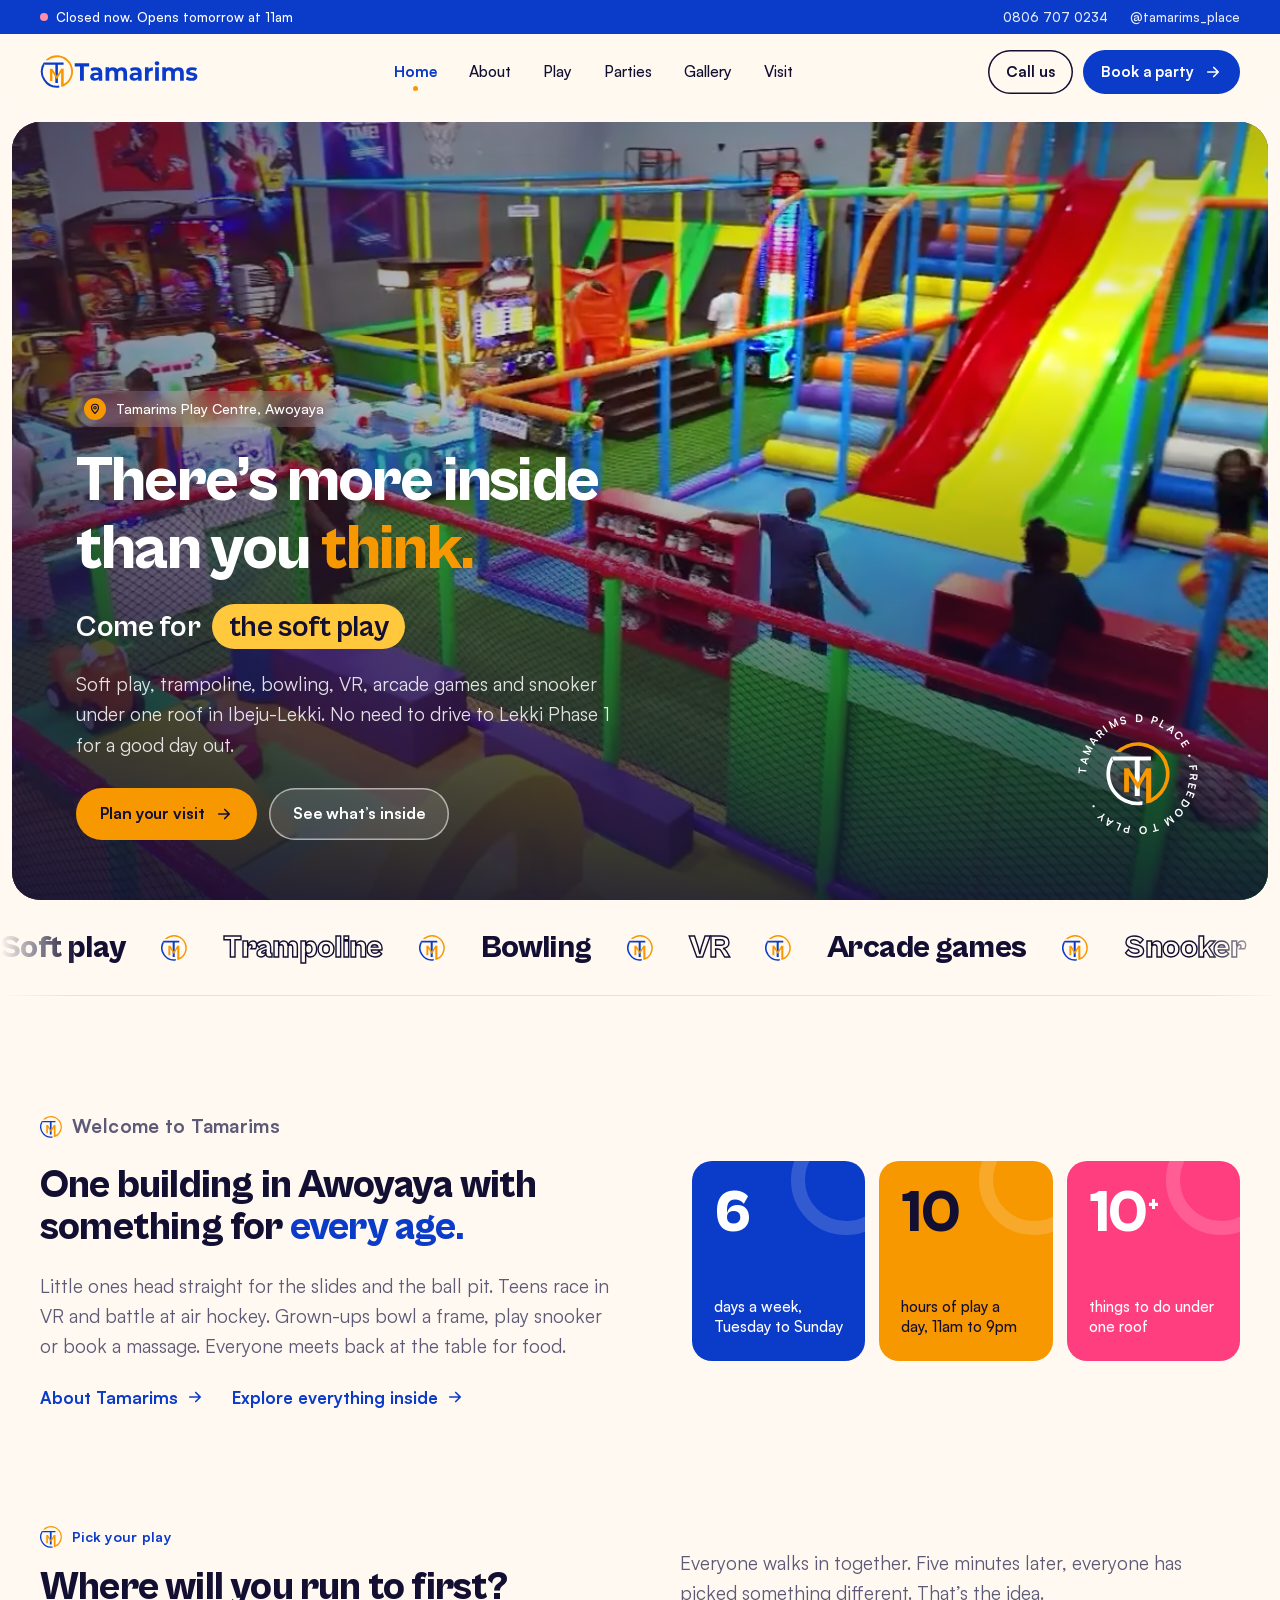
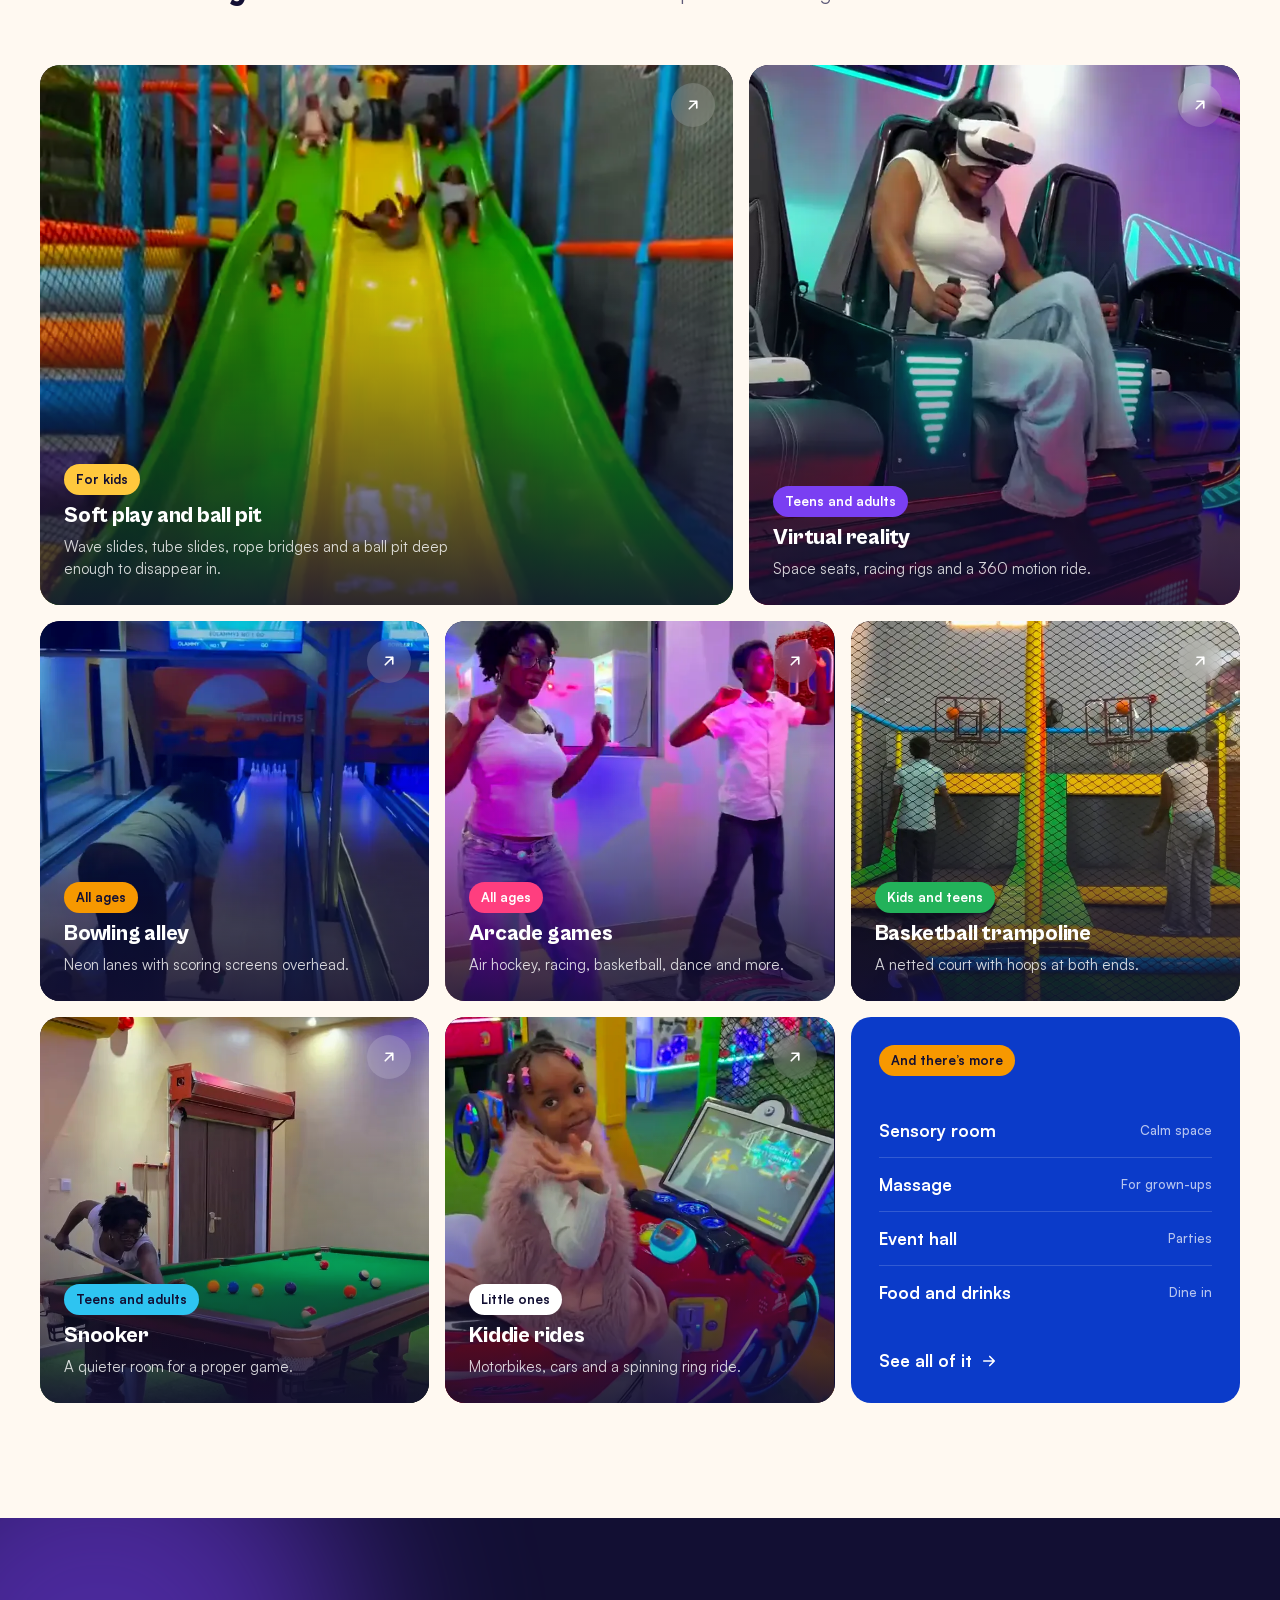
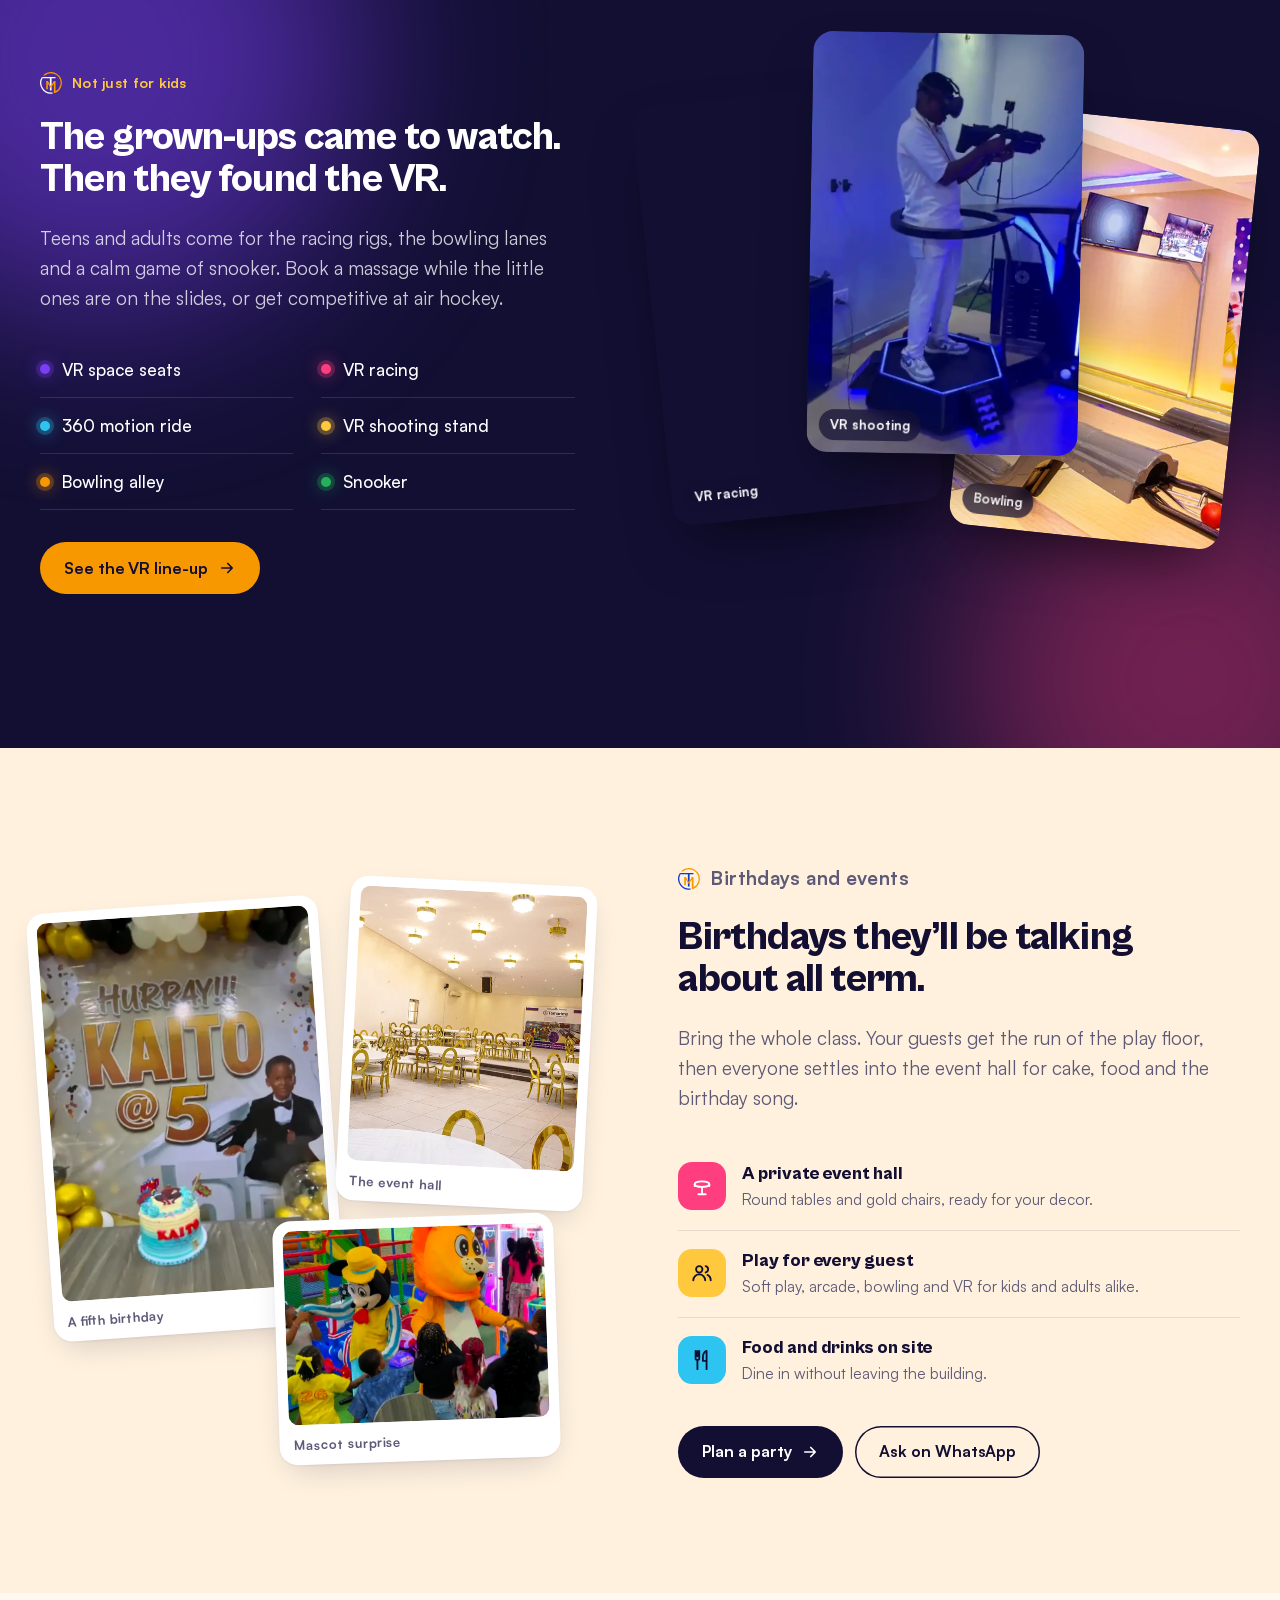
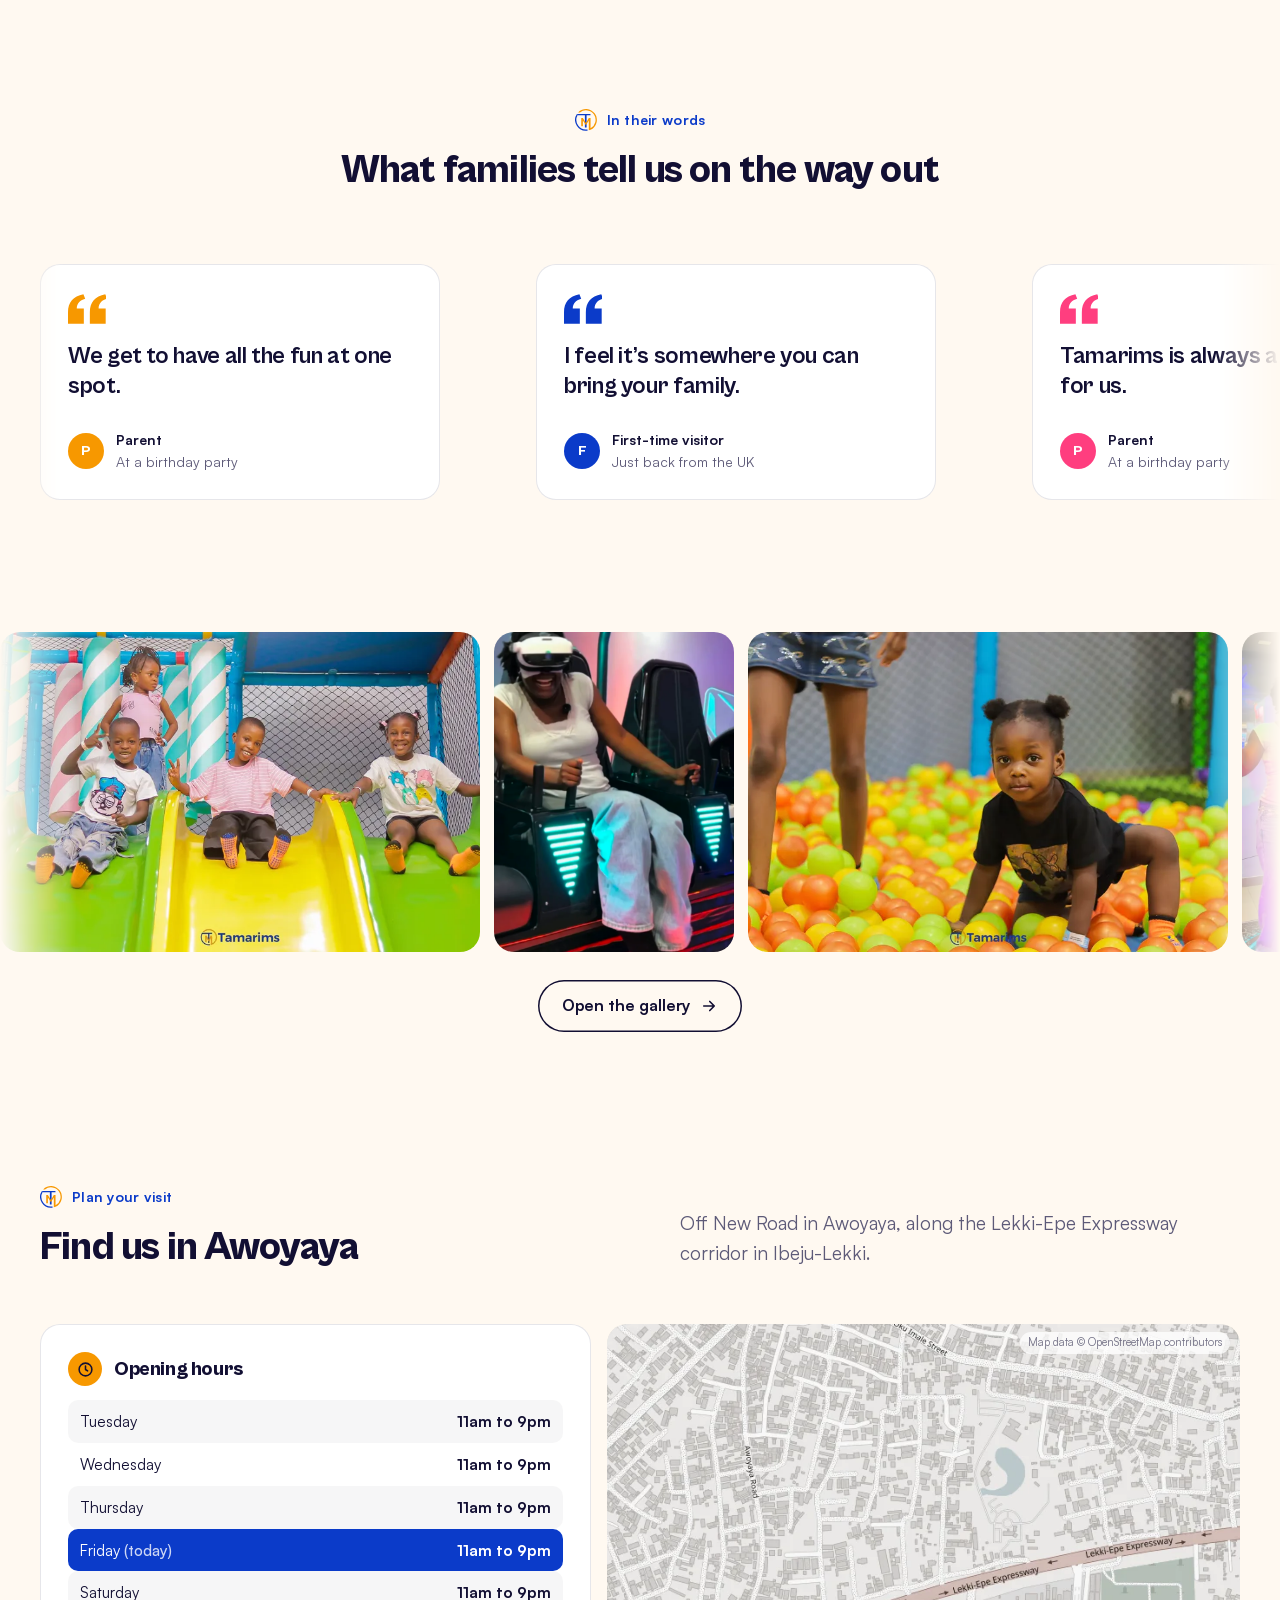
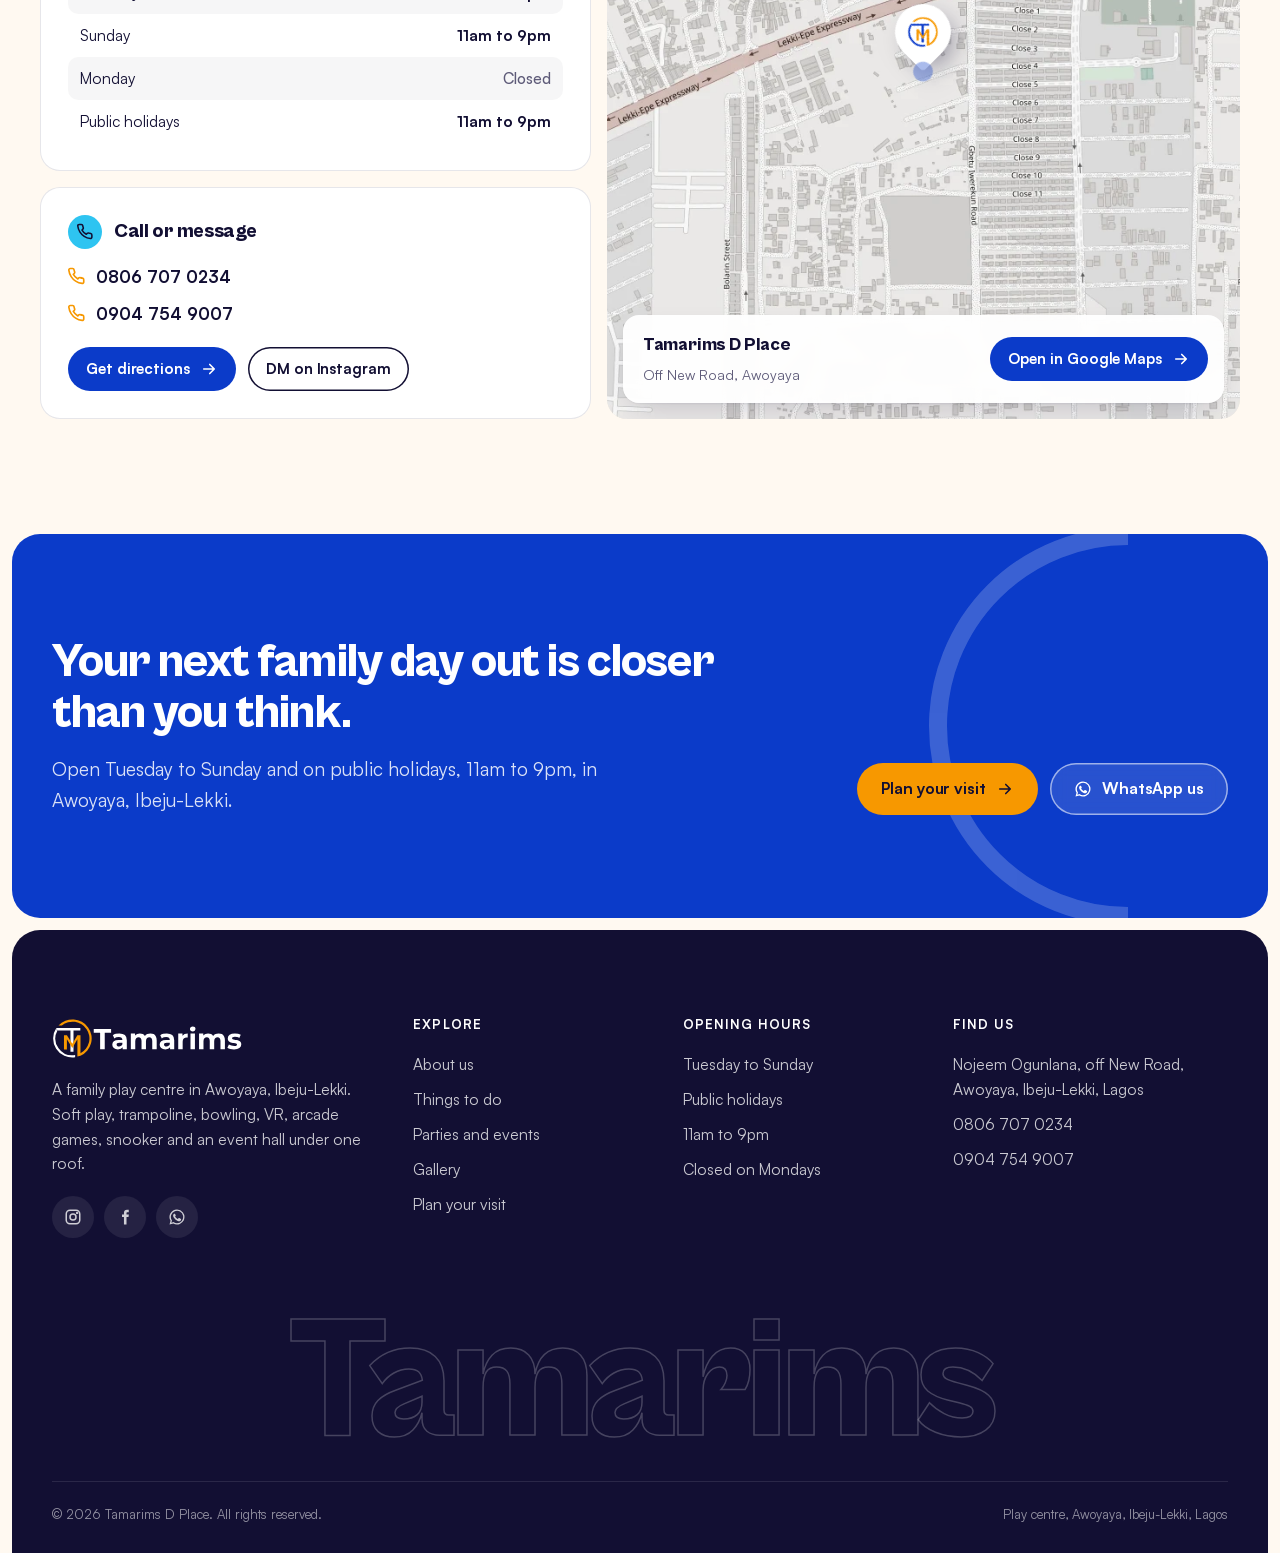
<file: index.html>
<!doctype html>
<html lang="en-NG">
<head>
<meta charset="utf-8">
<meta name="viewport" content="width=device-width, initial-scale=1, viewport-fit=cover">
<title>Tamarims D Place | Play centre in Awoyaya, Ibeju-Lekki</title>
<meta name="description" content="Tamarims D Place is a family play centre in Awoyaya, Ibeju-Lekki with soft play, trampoline, bowling, VR, arcade games, snooker and an event hall. Open Tuesday to Sunday, 11am to 9pm.">
<meta name="theme-color" content="#FFF9F1">
<link rel="canonical" href="https://tamarims.com/">
<meta property="og:type" content="website">
<meta property="og:site_name" content="Tamarims D Place">
<meta property="og:title" content="Tamarims D Place | Play centre in Awoyaya, Ibeju-Lekki">
<meta property="og:description" content="Tamarims D Place is a family play centre in Awoyaya, Ibeju-Lekki with soft play, trampoline, bowling, VR, arcade games, snooker and an event hall. Open Tuesday to Sunday, 11am to 9pm.">
<meta property="og:image" content="https://tamarims.com/assets/img/og-image.jpg">
<meta property="og:url" content="https://tamarims.com/">
<meta name="twitter:card" content="summary_large_image">
<link rel="icon" href="favicon.svg" type="image/svg+xml">
<link rel="icon" href="favicon.png" type="image/png" sizes="64x64">
<link rel="apple-touch-icon" href="apple-touch-icon.png">
<link rel="manifest" href="site.webmanifest">
<link rel="preload" href="assets/fonts/cabinet-grotesk-800.woff2" as="font" type="font/woff2" crossorigin>
<link rel="preload" href="assets/fonts/satoshi-500.woff2" as="font" type="font/woff2" crossorigin>
<link rel="stylesheet" href="assets/css/style.css">
<script type="application/ld+json">{"@context":"https://schema.org","@type":"AmusementPark","name":"Tamarims D Place","alternateName":"Tamarims Play Centre","url":"https://tamarims.com","geo":{"@type":"GeoCoordinates","latitude":6.4687244,"longitude":3.7092736},"logo":"https://tamarims.com/assets/logo/logo.svg","image":"https://tamarims.com/assets/img/og-image.jpg","telephone":["+2348067070234","+2349047549007"],"address":{"@type":"PostalAddress","streetAddress":"Nojeem Ogunlana, off New Road","addressLocality":"Awoyaya, Ibeju-Lekki","addressRegion":"Lagos","addressCountry":"NG"},"openingHoursSpecification":[{"@type":"OpeningHoursSpecification","dayOfWeek":["Tuesday","Wednesday","Thursday","Friday","Saturday","Sunday"],"opens":"11:00","closes":"21:00"}],"sameAs":["https://www.instagram.com/tamarims_place/","https://www.facebook.com/profile.php?id=61575463236864"]}</script>
<link rel="preload" as="image" href="assets/video/hero.webp" media="(min-width: 761px)">
<link rel="preload" as="image" href="assets/video/hero-m.webp" media="(max-width: 760px)">
</head><body>
<a class="skip" href="#main">Skip to content</a>
<div class="strip">
  <div class="wrap">
    <p class="strip__status"><span class="strip__dot" data-status-dot></span><span data-status>Open Tuesday to Sunday, 11am to 9pm</span></p>
    <div class="strip__links">
      <a href="tel:+2348067070234">0806 707 0234</a>
      <a href="https://www.instagram.com/tamarims_place/" target="_blank" rel="noopener">@tamarims_place</a>
    </div>
  </div>
</div>
<header class="nav">
  <div class="wrap">
    <a class="nav__logo" href="./" aria-label="Tamarims D Place, home"><img src="assets/logo/logo.svg" alt="Tamarims" width="158" height="35"></a>
    <nav class="nav__menu" aria-label="Main">
        <a href="./" aria-current="page">Home</a>
        <a href="about.html">About</a>
        <a href="play.html">Play</a>
        <a href="parties.html">Parties</a>
        <a href="gallery.html">Gallery</a>
        <a href="visit.html">Visit</a>
    </nav>
    <div class="nav__cta">
      <a class="btn btn--line btn--sm" href="tel:+2348067070234">Call us</a>
      <a class="btn btn--blue btn--sm" href="parties.html#book">Book a party <svg viewBox="0 0 24 24" fill="none" stroke="currentColor" stroke-width="2.2" stroke-linecap="round" stroke-linejoin="round" aria-hidden="true"><path d="M5 12h14M13 6l6 6-6 6"/></svg></a>
      <button class="nav__toggle" type="button" aria-label="Open menu" aria-expanded="false" aria-controls="drawer"><span></span></button>
    </div>
  </div>
</header>
<div class="drawer" id="drawer">
  <ul class="drawer__links">
      <li><a href="./">Home<span style="background:var(--amber)"></span></a></li>
      <li><a href="about.html">About<span style="background:var(--violet)"></span></a></li>
      <li><a href="play.html">Play<span style="background:var(--sun)"></span></a></li>
      <li><a href="parties.html">Parties<span style="background:var(--berry)"></span></a></li>
      <li><a href="gallery.html">Gallery<span style="background:var(--sky)"></span></a></li>
      <li><a href="visit.html">Visit<span style="background:var(--leaf)"></span></a></li>
  </ul>
  <div class="drawer__foot">
    <a class="btn btn--amber" href="parties.html#book">Book a party <svg viewBox="0 0 24 24" fill="none" stroke="currentColor" stroke-width="2.2" stroke-linecap="round" stroke-linejoin="round" aria-hidden="true"><path d="M5 12h14M13 6l6 6-6 6"/></svg></a>
    <a class="btn btn--ghost" href="tel:+2348067070234"><svg viewBox="0 0 24 24" fill="none" stroke="currentColor" stroke-width="2.2" stroke-linecap="round" stroke-linejoin="round" aria-hidden="true"><path d="M21 16.9v3a2 2 0 0 1-2.2 2 19.8 19.8 0 0 1-8.6-3.1 19.5 19.5 0 0 1-6-6A19.8 19.8 0 0 1 1.1 4.2 2 2 0 0 1 3.1 2h3a2 2 0 0 1 2 1.7c.1 1 .4 1.9.7 2.8a2 2 0 0 1-.5 2.1L7.1 9.9a16 16 0 0 0 6 6l1.3-1.3a2 2 0 0 1 2.1-.4c.9.3 1.8.6 2.8.7a2 2 0 0 1 1.7 2z"/></svg> 0806 707 0234</a>
    <p>Tuesday to Sunday and public holidays, 11am to 9pm.<br>Awoyaya, Ibeju-Lekki, Lagos.</p>
  </div>
</div>

<main id="main">
<section class="hero">
  <div class="hero__stage">
    <div class="hero__media">
      <img data-hero-poster src="assets/video/hero.webp" alt="" width="1280" height="720">
      <video data-hero-video data-src="assets/video/hero.mp4" data-src-portrait="assets/video/hero-m.mp4" data-poster="assets/video/hero.webp" data-poster-portrait="assets/video/hero-m.webp" muted loop playsinline autoplay aria-hidden="true"></video>
    </div>
    <div class="hero__content">
      <div class="hero__copy">
        <p class="hero__place"><i><svg viewBox="0 0 24 24" fill="none" stroke="currentColor" stroke-width="2.2" stroke-linecap="round" stroke-linejoin="round" aria-hidden="true"><path d="M12 21s-7-6.2-7-11.5A7 7 0 0 1 19 9.5C19 14.8 12 21 12 21z"/><circle cx="12" cy="9.5" r="2.5"/></svg></i>Tamarims Play Centre, Awoyaya</p>
        <h1><span class="line"><span>There’s more inside</span></span><span class="line"><span>than you <span class="hl">think.</span></span></span></h1>
        <p class="hero__rotator">Come for <span class="rotator" data-rotator><span data-bg="#F79800" data-fg="#120F33">the bowling</span><span data-bg="#FFC83D" data-fg="#120F33">the soft play</span><span data-bg="#7A3FF2" data-fg="#FFFFFF">VR racing</span><span data-bg="#FF3E7F" data-fg="#FFFFFF">the arcade</span><span data-bg="#23B25A" data-fg="#FFFFFF">the trampoline</span><span data-bg="#2EC4F1" data-fg="#120F33">a game of snooker</span><span data-bg="#FFFFFF" data-fg="#120F33">the birthday party</span></span></p>
        <p class="hero__sub">Soft play, trampoline, bowling, VR, arcade games and snooker under one roof in Ibeju-Lekki. No need to drive to Lekki Phase 1 for a good day out.</p>
        <div class="btns">
          <a class="btn btn--amber" href="visit.html">Plan your visit <svg viewBox="0 0 24 24" fill="none" stroke="currentColor" stroke-width="2.2" stroke-linecap="round" stroke-linejoin="round" aria-hidden="true"><path d="M5 12h14M13 6l6 6-6 6"/></svg></a>
          <a class="btn btn--ghost" href="play.html">See what’s inside</a>
        </div>
      </div>
      <div class="badge" aria-hidden="true">
        <svg class="badge__ring" viewBox="0 0 132 132"><defs><path id="bp" d="M66 66m-52 0a52 52 0 1 1 104 0a52 52 0 1 1-104 0"/></defs><text><textPath href="#bp">Tamarims D Place · Freedom to play · </textPath></text></svg>
        <img src="assets/logo/mark-white.svg" alt="" width="64" height="64">
      </div>
    </div>
  </div>
</section>

<div class="marquee" aria-label="Soft play, Trampoline, Bowling, VR, Arcade games, Snooker, Sensory room, Massage, Event hall"><div class="marquee__track" aria-hidden="true"><div class="marquee__group"><span class="marquee__item"><span>Soft play</span><i aria-hidden="true"></i></span><span class="marquee__item"><span>Trampoline</span><i aria-hidden="true"></i></span><span class="marquee__item"><span>Bowling</span><i aria-hidden="true"></i></span><span class="marquee__item"><span>VR</span><i aria-hidden="true"></i></span><span class="marquee__item"><span>Arcade games</span><i aria-hidden="true"></i></span><span class="marquee__item"><span>Snooker</span><i aria-hidden="true"></i></span><span class="marquee__item"><span>Sensory room</span><i aria-hidden="true"></i></span><span class="marquee__item"><span>Massage</span><i aria-hidden="true"></i></span><span class="marquee__item"><span>Event hall</span><i aria-hidden="true"></i></span></div><div class="marquee__group"><span class="marquee__item"><span>Soft play</span><i aria-hidden="true"></i></span><span class="marquee__item"><span>Trampoline</span><i aria-hidden="true"></i></span><span class="marquee__item"><span>Bowling</span><i aria-hidden="true"></i></span><span class="marquee__item"><span>VR</span><i aria-hidden="true"></i></span><span class="marquee__item"><span>Arcade games</span><i aria-hidden="true"></i></span><span class="marquee__item"><span>Snooker</span><i aria-hidden="true"></i></span><span class="marquee__item"><span>Sensory room</span><i aria-hidden="true"></i></span><span class="marquee__item"><span>Massage</span><i aria-hidden="true"></i></span><span class="marquee__item"><span>Event hall</span><i aria-hidden="true"></i></span></div></div></div>

<section class="section">
  <div class="wrap intro">
    <div class="intro__copy" data-reveal>
      <p class="kicker">Welcome to Tamarims</p>
      <h2 class="h2">One building in Awoyaya with something for <span class="hl-blue">every age.</span></h2>
      <p>Little ones head straight for the slides and the ball pit. Teens race in VR and battle at air hockey. Grown-ups bowl a frame, play snooker or book a massage. Everyone meets back at the table for food.</p>
      <div class="btns" style="gap:28px"><a class="link-arrow" href="about.html">About Tamarims <svg viewBox="0 0 24 24" fill="none" stroke="currentColor" stroke-width="2.2" stroke-linecap="round" stroke-linejoin="round" aria-hidden="true"><path d="M5 12h14M13 6l6 6-6 6"/></svg></a><a class="link-arrow" href="play.html">Explore everything inside <svg viewBox="0 0 24 24" fill="none" stroke="currentColor" stroke-width="2.2" stroke-linecap="round" stroke-linejoin="round" aria-hidden="true"><path d="M5 12h14M13 6l6 6-6 6"/></svg></a></div>
    </div>
    <div class="stats">
      <div class="stat" data-reveal><span class="stat__num" data-count="6">6</span><span class="stat__label">days a week, Tuesday to Sunday</span></div>
      <div class="stat" data-reveal style="--d:.1s"><span class="stat__num" data-count="10">10</span><span class="stat__label">hours of play a day, 11am to 9pm</span></div>
      <div class="stat" data-reveal style="--d:.2s"><span class="stat__num"><span data-count="10">10</span><sup>+</sup></span><span class="stat__label">things to do under one roof</span></div>
    </div>
  </div>
</section>

<section class="section" style="padding-top:0">
  <div class="wrap">
    <div class="head head--split" data-reveal>
      <div class="head"><p class="kicker">Pick your play</p><h2 class="h2">Where will you run to first?</h2></div>
      <p class="lead">Everyone walks in together. Five minutes later, everyone has picked something different. That’s the idea.</p>
    </div>
    <div class="bento">
      <a class="card card--tall span-7" href="play.html#soft-play" data-reveal>
        <div class="card__media"><video class="" data-autoplay data-src="assets/video/t-softplay.mp4" poster="assets/video/t-softplay.webp" muted loop playsinline preload="none" aria-label="Children sliding into the ball pit"></video></div>
        <span class="card__go"><svg viewBox="0 0 24 24" fill="none" stroke="currentColor" stroke-width="2.2" stroke-linecap="round" stroke-linejoin="round" aria-hidden="true"><path d="M7 17L17 7M8 7h9v9"/></svg></span>
        <div class="card__body"><span class="card__tag t-sun">For kids</span><h3>Soft play and ball pit</h3><p>Wave slides, tube slides, rope bridges and a ball pit deep enough to disappear in.</p></div>
      </a>
      <a class="card card--tall span-5" href="play.html#vr" data-reveal style="--d:.1s">
        <div class="card__media"><video class="" data-autoplay data-src="assets/video/t-vr.mp4" poster="assets/video/t-vr.webp" muted loop playsinline preload="none" aria-label="A guest riding the VR space seat"></video></div>
        <span class="card__go"><svg viewBox="0 0 24 24" fill="none" stroke="currentColor" stroke-width="2.2" stroke-linecap="round" stroke-linejoin="round" aria-hidden="true"><path d="M7 17L17 7M8 7h9v9"/></svg></span>
        <div class="card__body"><span class="card__tag t-violet">Teens and adults</span><h3>Virtual reality</h3><p>Space seats, racing rigs and a 360 motion ride.</p></div>
      </a>
      <a class="card span-4" href="play.html#bowling" data-reveal>
        <div class="card__media"><video class="" data-autoplay data-src="assets/video/t-bowling.mp4" poster="assets/video/t-bowling.webp" muted loop playsinline preload="none" aria-label="A bowler on the neon lanes"></video></div>
        <span class="card__go"><svg viewBox="0 0 24 24" fill="none" stroke="currentColor" stroke-width="2.2" stroke-linecap="round" stroke-linejoin="round" aria-hidden="true"><path d="M7 17L17 7M8 7h9v9"/></svg></span>
        <div class="card__body"><span class="card__tag t-amber">All ages</span><h3>Bowling alley</h3><p>Neon lanes with scoring screens overhead.</p></div>
      </a>
      <a class="card span-4" href="play.html#arcade" data-reveal style="--d:.1s">
        <div class="card__media"><video class="" data-autoplay data-src="assets/video/t-arcade.mp4" poster="assets/video/t-arcade.webp" muted loop playsinline preload="none" aria-label="Guests on the dance machine and air hockey table"></video></div>
        <span class="card__go"><svg viewBox="0 0 24 24" fill="none" stroke="currentColor" stroke-width="2.2" stroke-linecap="round" stroke-linejoin="round" aria-hidden="true"><path d="M7 17L17 7M8 7h9v9"/></svg></span>
        <div class="card__body"><span class="card__tag t-berry">All ages</span><h3>Arcade games</h3><p>Air hockey, racing, basketball, dance and more.</p></div>
      </a>
      <a class="card span-4" href="play.html#trampoline" data-reveal style="--d:.2s">
        <div class="card__media"><img src="assets/img/trampoline.webp" alt="Kids shooting hoops on the trampoline court" width="720" height="1280" loading="lazy" decoding="async"></div>
        <span class="card__go"><svg viewBox="0 0 24 24" fill="none" stroke="currentColor" stroke-width="2.2" stroke-linecap="round" stroke-linejoin="round" aria-hidden="true"><path d="M7 17L17 7M8 7h9v9"/></svg></span>
        <div class="card__body"><span class="card__tag t-leaf">Kids and teens</span><h3>Basketball trampoline</h3><p>A netted court with hoops at both ends.</p></div>
      </a>
      <a class="card span-4" href="play.html#snooker" data-reveal>
        <div class="card__media"><img src="assets/img/snooker.webp" alt="A guest lining up a shot at the snooker table" width="720" height="1280" loading="lazy" decoding="async"></div>
        <span class="card__go"><svg viewBox="0 0 24 24" fill="none" stroke="currentColor" stroke-width="2.2" stroke-linecap="round" stroke-linejoin="round" aria-hidden="true"><path d="M7 17L17 7M8 7h9v9"/></svg></span>
        <div class="card__body"><span class="card__tag t-sky">Teens and adults</span><h3>Snooker</h3><p>A quieter room for a proper game.</p></div>
      </a>
      <a class="card span-4" href="play.html#rides" data-reveal style="--d:.1s">
        <div class="card__media"><video class="" data-autoplay data-src="assets/video/t-rides.mp4" poster="assets/video/t-rides.webp" muted loop playsinline preload="none" aria-label="A girl on a kiddie motorbike ride"></video></div>
        <span class="card__go"><svg viewBox="0 0 24 24" fill="none" stroke="currentColor" stroke-width="2.2" stroke-linecap="round" stroke-linejoin="round" aria-hidden="true"><path d="M7 17L17 7M8 7h9v9"/></svg></span>
        <div class="card__body"><span class="card__tag t-white">Little ones</span><h3>Kiddie rides</h3><p>Motorbikes, cars and a spinning ring ride.</p></div>
      </a>
      <a class="card card--more span-4" href="play.html#more" data-reveal style="--d:.2s">
        <div class="card__body">
          <div><span class="card__tag t-amber">And there’s more</span></div>
          <ul class="more-list">
            <li>Sensory room <small>Calm space</small></li>
            <li>Massage <small>For grown-ups</small></li>
            <li>Event hall <small>Parties</small></li>
            <li>Food and drinks <small>Dine in</small></li>
          </ul>
          <span class="link-arrow" style="color:#fff">See all of it <svg viewBox="0 0 24 24" fill="none" stroke="currentColor" stroke-width="2.2" stroke-linecap="round" stroke-linejoin="round" aria-hidden="true"><path d="M5 12h14M13 6l6 6-6 6"/></svg></span>
        </div>
      </a>
    </div>
  </div>
</section>

<section class="night section on-dark">
  <div class="wrap night__grid">
    <div class="night__copy" data-reveal>
      <p class="kicker">Not just for kids</p>
      <h2 class="h2">The grown-ups came to watch. Then they found the VR.</h2>
      <p class="lead">Teens and adults come for the racing rigs, the bowling lanes and a calm game of snooker. Book a massage while the little ones are on the slides, or get competitive at air hockey.</p>
      <ul class="neon-list">
        <li style="--c:var(--violet)">VR space seats</li>
        <li style="--c:var(--berry)">VR racing</li>
        <li style="--c:var(--sky)">360 motion ride</li>
        <li style="--c:var(--sun)">VR shooting stand</li>
        <li style="--c:var(--amber)">Bowling alley</li>
        <li style="--c:var(--leaf)">Snooker</li>
      </ul>
      <div class="btns" style="margin-top:10px"><a class="btn btn--amber" href="play.html#vr">See the VR line-up <svg viewBox="0 0 24 24" fill="none" stroke="currentColor" stroke-width="2.2" stroke-linecap="round" stroke-linejoin="round" aria-hidden="true"><path d="M5 12h14M13 6l6 6-6 6"/></svg></a></div>
    </div>
    <div class="fan" data-reveal style="--d:.15s">
      <figure><img src="assets/img/gm-vr-racing-sm.webp" alt="A young guest in the VR racing seat" width="600" height="1067" loading="lazy" decoding="async"><figcaption>VR racing</figcaption></figure>
      <figure><video class="" data-autoplay data-src="assets/video/t-vrshoot.mp4" poster="assets/video/t-vrshoot.webp" muted loop playsinline preload="none" aria-label="A guest on the VR shooting stand"></video><figcaption>VR shooting</figcaption></figure>
      <figure><img src="assets/img/gm-bowling-sm.webp" alt="The neon-lit bowling lanes" width="820" height="547" loading="lazy" decoding="async"><figcaption>Bowling</figcaption></figure>
    </div>
  </div>
</section>

<section class="party section">
  <div class="wrap party__grid">
    <div class="collage" data-reveal>
      <figure class="ph"><video class="" data-autoplay data-src="assets/video/t-party.mp4" poster="assets/video/t-party.webp" muted loop playsinline preload="none" aria-label="Children gathered around a birthday cake"></video><span>A fifth birthday</span></figure>
      <figure class="ph"><img src="assets/img/gm-event-hall-sm.webp" alt="The event hall set with round tables and gold chairs" width="820" height="547" loading="lazy" decoding="async"><span>The event hall</span></figure>
      <figure class="ph"><img src="assets/img/mascots.webp" alt="Children with the lion and mouse mascots" width="720" height="1280" loading="lazy" decoding="async"><span>Mascot surprise</span></figure>
    </div>
    <div class="intro__copy" data-reveal style="--d:.1s">
      <p class="kicker">Birthdays and events</p>
      <h2 class="h2">Birthdays they’ll be talking about all term.</h2>
      <p>Bring the whole class. Your guests get the run of the play floor, then everyone settles into the event hall for cake, food and the birthday song.</p>
      <ul class="features">
        <li><span class="ico t-berry"><svg viewBox="0 0 24 24" fill="none" stroke="currentColor" stroke-width="2" stroke-linecap="round" stroke-linejoin="round" aria-hidden="true"><ellipse cx="12" cy="10" rx="8" ry="3"/><path d="M12 13v8M8 21h8M4 10v2M20 10v2"/></svg></span><div><h3>A private event hall</h3><p>Round tables and gold chairs, ready for your decor.</p></div></li>
        <li><span class="ico t-sun"><svg viewBox="0 0 24 24" fill="none" stroke="currentColor" stroke-width="2" stroke-linecap="round" stroke-linejoin="round" aria-hidden="true"><circle cx="9" cy="8" r="3.5"/><path d="M2.5 20a6.5 6.5 0 0 1 13 0M16 4.6a3.5 3.5 0 0 1 0 6.8M18 14a6.5 6.5 0 0 1 3.5 6"/></svg></span><div><h3>Play for every guest</h3><p>Soft play, arcade, bowling and VR for kids and adults alike.</p></div></li>
        <li><span class="ico t-sky"><svg viewBox="0 0 24 24" fill="none" stroke="currentColor" stroke-width="2" stroke-linecap="round" stroke-linejoin="round" aria-hidden="true"><path d="M5 2v8a2 2 0 0 0 2 2v10M9 2v8a2 2 0 0 1-2 2M7 2v6M17 22V2c-2.5 1-4 3.5-4 7v4h4"/></svg></span><div><h3>Food and drinks on site</h3><p>Dine in without leaving the building.</p></div></li>
      </ul>
      <div class="btns"><a class="btn btn--ink" href="parties.html">Plan a party <svg viewBox="0 0 24 24" fill="none" stroke="currentColor" stroke-width="2.2" stroke-linecap="round" stroke-linejoin="round" aria-hidden="true"><path d="M5 12h14M13 6l6 6-6 6"/></svg></a><a class="btn btn--line" href="https://wa.me/2348067070234" target="_blank" rel="noopener">Ask on WhatsApp</a></div>
    </div>
  </div>
</section>

<section class="section">
  <div class="wrap">
    <div class="head head--center" data-reveal>
      <p class="kicker">In their words</p>
      <h2 class="h2">What families tell us on the way out</h2>
    </div>
  </div>
  <div class="quotes marquee" style="border:0;padding:0">
    <div class="marquee__track"><div class="marquee__group"><figure class="quote" style="--q:var(--amber)"><div><span class="quote__mark"><svg viewBox="0 0 36 28" fill="currentColor" aria-hidden="true"><path d="M0 28V17.3C0 7.6 4.9 1.9 14.6 0l1.7 4.3C10.9 5.8 8.4 9 8.3 13.6H15V28H0zm20.7 0V17.3C20.7 7.6 25.6 1.9 35.3 0L37 4.3c-5.4 1.5-7.9 4.7-8 9.3h6.7V28H20.7z"/></svg></span><blockquote>We get to have all the fun at one spot.</blockquote></div><figcaption><i>P</i><span><b>Parent</b>At a birthday party</span></figcaption></figure><figure class="quote" style="--q:var(--blue)"><div><span class="quote__mark"><svg viewBox="0 0 36 28" fill="currentColor" aria-hidden="true"><path d="M0 28V17.3C0 7.6 4.9 1.9 14.6 0l1.7 4.3C10.9 5.8 8.4 9 8.3 13.6H15V28H0zm20.7 0V17.3C20.7 7.6 25.6 1.9 35.3 0L37 4.3c-5.4 1.5-7.9 4.7-8 9.3h6.7V28H20.7z"/></svg></span><blockquote>I feel it’s somewhere you can bring your family.</blockquote></div><figcaption><i>F</i><span><b>First-time visitor</b>Just back from the UK</span></figcaption></figure><figure class="quote" style="--q:var(--berry)"><div><span class="quote__mark"><svg viewBox="0 0 36 28" fill="currentColor" aria-hidden="true"><path d="M0 28V17.3C0 7.6 4.9 1.9 14.6 0l1.7 4.3C10.9 5.8 8.4 9 8.3 13.6H15V28H0zm20.7 0V17.3C20.7 7.6 25.6 1.9 35.3 0L37 4.3c-5.4 1.5-7.9 4.7-8 9.3h6.7V28H20.7z"/></svg></span><blockquote>Tamarims is always a first choice for us.</blockquote></div><figcaption><i>P</i><span><b>Parent</b>At a birthday party</span></figcaption></figure><figure class="quote" style="--q:var(--violet)"><div><span class="quote__mark"><svg viewBox="0 0 36 28" fill="currentColor" aria-hidden="true"><path d="M0 28V17.3C0 7.6 4.9 1.9 14.6 0l1.7 4.3C10.9 5.8 8.4 9 8.3 13.6H15V28H0zm20.7 0V17.3C20.7 7.6 25.6 1.9 35.3 0L37 4.3c-5.4 1.5-7.9 4.7-8 9.3h6.7V28H20.7z"/></svg></span><blockquote>What surprised me was the games, actually.</blockquote></div><figcaption><i>F</i><span><b>First-time visitor</b>Just back from the UK</span></figcaption></figure><figure class="quote" style="--q:var(--leaf)"><div><span class="quote__mark"><svg viewBox="0 0 36 28" fill="currentColor" aria-hidden="true"><path d="M0 28V17.3C0 7.6 4.9 1.9 14.6 0l1.7 4.3C10.9 5.8 8.4 9 8.3 13.6H15V28H0zm20.7 0V17.3C20.7 7.6 25.6 1.9 35.3 0L37 4.3c-5.4 1.5-7.9 4.7-8 9.3h6.7V28H20.7z"/></svg></span><blockquote>It just has everything we are looking for.</blockquote></div><figcaption><i>G</i><span><b>Guest</b>Shared on our Instagram</span></figcaption></figure><figure class="quote" style="--q:var(--sky)"><div><span class="quote__mark"><svg viewBox="0 0 36 28" fill="currentColor" aria-hidden="true"><path d="M0 28V17.3C0 7.6 4.9 1.9 14.6 0l1.7 4.3C10.9 5.8 8.4 9 8.3 13.6H15V28H0zm20.7 0V17.3C20.7 7.6 25.6 1.9 35.3 0L37 4.3c-5.4 1.5-7.9 4.7-8 9.3h6.7V28H20.7z"/></svg></span><blockquote>I’ll be here again.</blockquote></div><figcaption><i>F</i><span><b>First-time visitor</b>Just back from the UK</span></figcaption></figure></div><div class="marquee__group" aria-hidden="true"><figure class="quote" style="--q:var(--amber)"><div><span class="quote__mark"><svg viewBox="0 0 36 28" fill="currentColor" aria-hidden="true"><path d="M0 28V17.3C0 7.6 4.9 1.9 14.6 0l1.7 4.3C10.9 5.8 8.4 9 8.3 13.6H15V28H0zm20.7 0V17.3C20.7 7.6 25.6 1.9 35.3 0L37 4.3c-5.4 1.5-7.9 4.7-8 9.3h6.7V28H20.7z"/></svg></span><blockquote>We get to have all the fun at one spot.</blockquote></div><figcaption><i>P</i><span><b>Parent</b>At a birthday party</span></figcaption></figure><figure class="quote" style="--q:var(--blue)"><div><span class="quote__mark"><svg viewBox="0 0 36 28" fill="currentColor" aria-hidden="true"><path d="M0 28V17.3C0 7.6 4.9 1.9 14.6 0l1.7 4.3C10.9 5.8 8.4 9 8.3 13.6H15V28H0zm20.7 0V17.3C20.7 7.6 25.6 1.9 35.3 0L37 4.3c-5.4 1.5-7.9 4.7-8 9.3h6.7V28H20.7z"/></svg></span><blockquote>I feel it’s somewhere you can bring your family.</blockquote></div><figcaption><i>F</i><span><b>First-time visitor</b>Just back from the UK</span></figcaption></figure><figure class="quote" style="--q:var(--berry)"><div><span class="quote__mark"><svg viewBox="0 0 36 28" fill="currentColor" aria-hidden="true"><path d="M0 28V17.3C0 7.6 4.9 1.9 14.6 0l1.7 4.3C10.9 5.8 8.4 9 8.3 13.6H15V28H0zm20.7 0V17.3C20.7 7.6 25.6 1.9 35.3 0L37 4.3c-5.4 1.5-7.9 4.7-8 9.3h6.7V28H20.7z"/></svg></span><blockquote>Tamarims is always a first choice for us.</blockquote></div><figcaption><i>P</i><span><b>Parent</b>At a birthday party</span></figcaption></figure><figure class="quote" style="--q:var(--violet)"><div><span class="quote__mark"><svg viewBox="0 0 36 28" fill="currentColor" aria-hidden="true"><path d="M0 28V17.3C0 7.6 4.9 1.9 14.6 0l1.7 4.3C10.9 5.8 8.4 9 8.3 13.6H15V28H0zm20.7 0V17.3C20.7 7.6 25.6 1.9 35.3 0L37 4.3c-5.4 1.5-7.9 4.7-8 9.3h6.7V28H20.7z"/></svg></span><blockquote>What surprised me was the games, actually.</blockquote></div><figcaption><i>F</i><span><b>First-time visitor</b>Just back from the UK</span></figcaption></figure><figure class="quote" style="--q:var(--leaf)"><div><span class="quote__mark"><svg viewBox="0 0 36 28" fill="currentColor" aria-hidden="true"><path d="M0 28V17.3C0 7.6 4.9 1.9 14.6 0l1.7 4.3C10.9 5.8 8.4 9 8.3 13.6H15V28H0zm20.7 0V17.3C20.7 7.6 25.6 1.9 35.3 0L37 4.3c-5.4 1.5-7.9 4.7-8 9.3h6.7V28H20.7z"/></svg></span><blockquote>It just has everything we are looking for.</blockquote></div><figcaption><i>G</i><span><b>Guest</b>Shared on our Instagram</span></figcaption></figure><figure class="quote" style="--q:var(--sky)"><div><span class="quote__mark"><svg viewBox="0 0 36 28" fill="currentColor" aria-hidden="true"><path d="M0 28V17.3C0 7.6 4.9 1.9 14.6 0l1.7 4.3C10.9 5.8 8.4 9 8.3 13.6H15V28H0zm20.7 0V17.3C20.7 7.6 25.6 1.9 35.3 0L37 4.3c-5.4 1.5-7.9 4.7-8 9.3h6.7V28H20.7z"/></svg></span><blockquote>I’ll be here again.</blockquote></div><figcaption><i>F</i><span><b>First-time visitor</b>Just back from the UK</span></figcaption></figure></div></div>
  </div>
</section>

<section class="section--tight" style="padding-top:0">
  <div class="rail marquee" style="border:0;padding:0" aria-label="Photos from Tamarims">
    <div class="marquee__track"><div class="marquee__group"><figure class="l"><img src="assets/img/photo-slides-sm.webp" alt="Children waving from the wave slide" width="820" height="547" loading="lazy" decoding="async"></figure><figure class="p"><img src="assets/img/vr-seat.webp" alt="A guest in the VR space seat" width="720" height="1280" loading="lazy" decoding="async"></figure><figure class="l"><img src="assets/img/photo-ballpit-sm.webp" alt="A toddler crawling through the ball pit" width="820" height="547" loading="lazy" decoding="async"></figure><figure class="p"><img src="assets/img/dance.webp" alt="Two guests on the dance machine" width="720" height="1280" loading="lazy" decoding="async"></figure><figure class="l"><img src="assets/img/gm-softplay-sm.webp" alt="The soft play frame and ball pit" width="820" height="547" loading="lazy" decoding="async"></figure><figure class="p"><img src="assets/img/party-kaito.webp" alt="Children around a birthday cake" width="720" height="1280" loading="lazy" decoding="async"></figure><figure class="l"><img src="assets/img/photo-vr-sm.webp" alt="A guest laughing in a VR headset" width="820" height="547" loading="lazy" decoding="async"></figure><figure class="l"><img src="assets/img/gm-bowling-sm.webp" alt="The neon-lit bowling lanes" width="820" height="547" loading="lazy" decoding="async"></figure><figure class="p"><img src="assets/img/bowling.webp" alt="A bowler on the neon lanes" width="720" height="1280" loading="lazy" decoding="async"></figure><figure class="l"><img src="assets/img/photo-family-sm.webp" alt="A family sharing snacks at a table" width="820" height="547" loading="lazy" decoding="async"></figure><figure class="p"><img src="assets/img/lion.webp" alt="The Tamarims lion mascot" width="720" height="1280" loading="lazy" decoding="async"></figure><figure class="l"><img src="assets/img/gm-dance-sm.webp" alt="Kids on the dance machine" width="820" height="547" loading="lazy" decoding="async"></figure><figure class="p"><img src="assets/img/moto-ride.webp" alt="A girl on a motorbike ride" width="720" height="1280" loading="lazy" decoding="async"></figure></div><div class="marquee__group" aria-hidden="true"><figure class="l"><img src="assets/img/photo-slides-sm.webp" alt="Children waving from the wave slide" width="820" height="547" loading="lazy" decoding="async"></figure><figure class="p"><img src="assets/img/vr-seat.webp" alt="A guest in the VR space seat" width="720" height="1280" loading="lazy" decoding="async"></figure><figure class="l"><img src="assets/img/photo-ballpit-sm.webp" alt="A toddler crawling through the ball pit" width="820" height="547" loading="lazy" decoding="async"></figure><figure class="p"><img src="assets/img/dance.webp" alt="Two guests on the dance machine" width="720" height="1280" loading="lazy" decoding="async"></figure><figure class="l"><img src="assets/img/gm-softplay-sm.webp" alt="The soft play frame and ball pit" width="820" height="547" loading="lazy" decoding="async"></figure><figure class="p"><img src="assets/img/party-kaito.webp" alt="Children around a birthday cake" width="720" height="1280" loading="lazy" decoding="async"></figure><figure class="l"><img src="assets/img/photo-vr-sm.webp" alt="A guest laughing in a VR headset" width="820" height="547" loading="lazy" decoding="async"></figure><figure class="l"><img src="assets/img/gm-bowling-sm.webp" alt="The neon-lit bowling lanes" width="820" height="547" loading="lazy" decoding="async"></figure><figure class="p"><img src="assets/img/bowling.webp" alt="A bowler on the neon lanes" width="720" height="1280" loading="lazy" decoding="async"></figure><figure class="l"><img src="assets/img/photo-family-sm.webp" alt="A family sharing snacks at a table" width="820" height="547" loading="lazy" decoding="async"></figure><figure class="p"><img src="assets/img/lion.webp" alt="The Tamarims lion mascot" width="720" height="1280" loading="lazy" decoding="async"></figure><figure class="l"><img src="assets/img/gm-dance-sm.webp" alt="Kids on the dance machine" width="820" height="547" loading="lazy" decoding="async"></figure><figure class="p"><img src="assets/img/moto-ride.webp" alt="A girl on a motorbike ride" width="720" height="1280" loading="lazy" decoding="async"></figure></div></div>
  </div>
  <div class="wrap" style="margin-top:28px;display:flex;justify-content:center"><a class="btn btn--line" href="gallery.html">Open the gallery <svg viewBox="0 0 24 24" fill="none" stroke="currentColor" stroke-width="2.2" stroke-linecap="round" stroke-linejoin="round" aria-hidden="true"><path d="M5 12h14M13 6l6 6-6 6"/></svg></a></div>
</section>

<section class="section" style="padding-top:clamp(40px,5vw,72px)">
  <div class="wrap">
    <div class="head head--split" data-reveal>
      <div class="head"><p class="kicker">Plan your visit</p><h2 class="h2">Find us in Awoyaya</h2></div>
      <p class="lead">Off New Road in Awoyaya, along the Lekki-Epe Expressway corridor in Ibeju-Lekki.</p>
    </div>
    <div class="visit">
      <div class="visit__cards">
        <div class="panel" data-reveal>
          <h3><span class="dot t-amber"><svg viewBox="0 0 24 24" fill="none" stroke="currentColor" stroke-width="2.2" stroke-linecap="round" stroke-linejoin="round" aria-hidden="true"><circle cx="12" cy="12" r="9"/><path d="M12 7v5l3 2"/></svg></span>Opening hours</h3>
          <ul class="hours">
            <li data-day="2"><span>Tuesday</span><span>11am to 9pm</span></li>
            <li data-day="3"><span>Wednesday</span><span>11am to 9pm</span></li>
            <li data-day="4"><span>Thursday</span><span>11am to 9pm</span></li>
            <li data-day="5"><span>Friday</span><span>11am to 9pm</span></li>
            <li data-day="6"><span>Saturday</span><span>11am to 9pm</span></li>
            <li data-day="0"><span>Sunday</span><span>11am to 9pm</span></li>
            <li data-day="1" class="is-closed"><span>Monday</span><span>Closed</span></li>
            <li><span>Public holidays</span><span>11am to 9pm</span></li>
          </ul>
        </div>
        <div class="panel" data-reveal style="--d:.1s">
          <h3><span class="dot t-sky"><svg viewBox="0 0 24 24" fill="none" stroke="currentColor" stroke-width="2.2" stroke-linecap="round" stroke-linejoin="round" aria-hidden="true"><path d="M21 16.9v3a2 2 0 0 1-2.2 2 19.8 19.8 0 0 1-8.6-3.1 19.5 19.5 0 0 1-6-6A19.8 19.8 0 0 1 1.1 4.2 2 2 0 0 1 3.1 2h3a2 2 0 0 1 2 1.7c.1 1 .4 1.9.7 2.8a2 2 0 0 1-.5 2.1L7.1 9.9a16 16 0 0 0 6 6l1.3-1.3a2 2 0 0 1 2.1-.4c.9.3 1.8.6 2.8.7a2 2 0 0 1 1.7 2z"/></svg></span>Call or message</h3>
          <div class="contact-lines">
            <a href="tel:+2348067070234"><svg viewBox="0 0 24 24" fill="none" stroke="currentColor" stroke-width="2.2" stroke-linecap="round" stroke-linejoin="round" aria-hidden="true"><path d="M21 16.9v3a2 2 0 0 1-2.2 2 19.8 19.8 0 0 1-8.6-3.1 19.5 19.5 0 0 1-6-6A19.8 19.8 0 0 1 1.1 4.2 2 2 0 0 1 3.1 2h3a2 2 0 0 1 2 1.7c.1 1 .4 1.9.7 2.8a2 2 0 0 1-.5 2.1L7.1 9.9a16 16 0 0 0 6 6l1.3-1.3a2 2 0 0 1 2.1-.4c.9.3 1.8.6 2.8.7a2 2 0 0 1 1.7 2z"/></svg>0806 707 0234</a>
            <a href="tel:+2349047549007"><svg viewBox="0 0 24 24" fill="none" stroke="currentColor" stroke-width="2.2" stroke-linecap="round" stroke-linejoin="round" aria-hidden="true"><path d="M21 16.9v3a2 2 0 0 1-2.2 2 19.8 19.8 0 0 1-8.6-3.1 19.5 19.5 0 0 1-6-6A19.8 19.8 0 0 1 1.1 4.2 2 2 0 0 1 3.1 2h3a2 2 0 0 1 2 1.7c.1 1 .4 1.9.7 2.8a2 2 0 0 1-.5 2.1L7.1 9.9a16 16 0 0 0 6 6l1.3-1.3a2 2 0 0 1 2.1-.4c.9.3 1.8.6 2.8.7a2 2 0 0 1 1.7 2z"/></svg>0904 754 9007</a>
          </div>
          <div class="btns"><a class="btn btn--blue btn--sm" href="https://www.google.com/maps/search/?api=1&query=Tamarims+D-Place+Awoyaya+Lekki+Lagos" target="_blank" rel="noopener">Get directions <svg viewBox="0 0 24 24" fill="none" stroke="currentColor" stroke-width="2.2" stroke-linecap="round" stroke-linejoin="round" aria-hidden="true"><path d="M5 12h14M13 6l6 6-6 6"/></svg></a><a class="btn btn--line btn--sm" href="https://www.instagram.com/tamarims_place/" target="_blank" rel="noopener">DM on Instagram</a></div>
        </div>
      </div>
      <div class="map" data-reveal style="--d:.15s"><a class="map__link" href="https://www.google.com/maps/search/?api=1&query=Tamarims+D-Place+Awoyaya+Lekki+Lagos" target="_blank" rel="noopener" aria-label="Open Tamarims D Place in Google Maps"><img src="assets/img/map.webp" alt="Map of Awoyaya showing Tamarims D Place just south of the Lekki-Epe Expressway" width="1100" height="800" loading="lazy" decoding="async"></a>
        <span class="map__pin" aria-hidden="true"><img src="assets/logo/mark.svg" alt="" width="30" height="30"></span>
        <div class="map__card"><div><b>Tamarims D Place</b><span>Off New Road, Awoyaya</span></div><a class="btn btn--blue btn--sm" href="https://www.google.com/maps/search/?api=1&query=Tamarims+D-Place+Awoyaya+Lekki+Lagos" target="_blank" rel="noopener">Open in Google Maps <svg viewBox="0 0 24 24" fill="none" stroke="currentColor" stroke-width="2.2" stroke-linecap="round" stroke-linejoin="round" aria-hidden="true"><path d="M5 12h14M13 6l6 6-6 6"/></svg></a></div>
        <small class="map__credit">Map data &copy; OpenStreetMap contributors</small></div>
    </div>
  </div>
</section>

<section class="cta" aria-label="Plan your visit">
  <div class="cta__rings" aria-hidden="true">
    <svg viewBox="0 0 560 560"><g class="r1" fill="none" stroke-width="34" stroke-linecap="butt"><path d="M280 34a246 246 0 0 1 0 492" stroke="#F79800"/></g><g class="r2" fill="none" stroke-width="18"><path d="M280 470a190 190 0 0 1 0-380" stroke="rgba(255,255,255,.22)"/></g></svg>
  </div>
  <div class="wrap">
    <div data-reveal>
      <h2>Your next family day out is closer than you think.</h2>
      <p>Open Tuesday to Sunday and on public holidays, 11am to 9pm, in Awoyaya, Ibeju-Lekki.</p>
    </div>
    <div class="btns" data-reveal style="--d:.1s">
      <a class="btn btn--amber" href="visit.html">Plan your visit <svg viewBox="0 0 24 24" fill="none" stroke="currentColor" stroke-width="2.2" stroke-linecap="round" stroke-linejoin="round" aria-hidden="true"><path d="M5 12h14M13 6l6 6-6 6"/></svg></a>
      <a class="btn btn--ghost" href="https://wa.me/2348067070234" target="_blank" rel="noopener"><svg viewBox="0 0 24 24" fill="currentColor" aria-hidden="true"><path d="M12 2a10 10 0 0 0-8.6 15.1L2 22l5-1.3A10 10 0 1 0 12 2zm0 18.2a8.2 8.2 0 0 1-4.2-1.2l-.3-.2-3 .8.8-2.9-.2-.3A8.2 8.2 0 1 1 12 20.2zm4.5-6.1c-.2-.1-1.5-.7-1.7-.8s-.4-.1-.6.1-.7.8-.8 1-.3.2-.5.1a6.7 6.7 0 0 1-3.3-2.9c-.3-.4.3-.4.7-1.3.1-.2 0-.3 0-.4l-.8-1.8c-.2-.5-.4-.4-.6-.4h-.5a1 1 0 0 0-.7.3 3 3 0 0 0-.9 2.2 5.2 5.2 0 0 0 1.1 2.7 11.8 11.8 0 0 0 4.5 4c1.7.7 2.3.8 3.2.6.5-.1 1.5-.6 1.7-1.2s.2-1.1.2-1.2-.2-.2-.5-.3z"/></svg> WhatsApp us</a>
    </div>
  </div>
</section>
</main>

<footer class="footer">
  <div class="wrap">
    <div class="footer__top">
      <div class="footer__brand">
        <img src="assets/logo/logo-white.svg" alt="Tamarims" width="190" height="42" loading="lazy">
        <p>A family play centre in Awoyaya, Ibeju-Lekki. Soft play, trampoline, bowling, VR, arcade games, snooker and an event hall under one roof.</p>
        <div class="socials">
          <a href="https://www.instagram.com/tamarims_place/" target="_blank" rel="noopener" aria-label="Instagram"><svg viewBox="0 0 24 24" fill="none" stroke="currentColor" stroke-width="2" stroke-linecap="round" stroke-linejoin="round" aria-hidden="true"><rect x="3" y="3" width="18" height="18" rx="5"/><circle cx="12" cy="12" r="4"/><circle cx="17.5" cy="6.5" r=".6" fill="currentColor"/></svg></a>
          <a href="https://www.facebook.com/profile.php?id=61575463236864" target="_blank" rel="noopener" aria-label="Facebook"><svg viewBox="0 0 24 24" fill="currentColor" aria-hidden="true"><path d="M14 8.5V6.8c0-.8.2-1.3 1.4-1.3H17V2.3c-.3 0-1.3-.1-2.4-.1-2.4 0-4 1.4-4 4.1v2.2H8v3.5h2.6V22H14V12h2.7l.4-3.5H14z"/></svg></a>
          <a href="https://wa.me/2348067070234" target="_blank" rel="noopener" aria-label="WhatsApp"><svg viewBox="0 0 24 24" fill="currentColor" aria-hidden="true"><path d="M12 2a10 10 0 0 0-8.6 15.1L2 22l5-1.3A10 10 0 1 0 12 2zm0 18.2a8.2 8.2 0 0 1-4.2-1.2l-.3-.2-3 .8.8-2.9-.2-.3A8.2 8.2 0 1 1 12 20.2zm4.5-6.1c-.2-.1-1.5-.7-1.7-.8s-.4-.1-.6.1-.7.8-.8 1-.3.2-.5.1a6.7 6.7 0 0 1-3.3-2.9c-.3-.4.3-.4.7-1.3.1-.2 0-.3 0-.4l-.8-1.8c-.2-.5-.4-.4-.6-.4h-.5a1 1 0 0 0-.7.3 3 3 0 0 0-.9 2.2 5.2 5.2 0 0 0 1.1 2.7 11.8 11.8 0 0 0 4.5 4c1.7.7 2.3.8 3.2.6.5-.1 1.5-.6 1.7-1.2s.2-1.1.2-1.2-.2-.2-.5-.3z"/></svg></a>
        </div>
      </div>
      <div>
        <h4>Explore</h4>
        <ul>
          <li><a href="about.html">About us</a></li>
          <li><a href="play.html">Things to do</a></li>
          <li><a href="parties.html">Parties and events</a></li>
          <li><a href="gallery.html">Gallery</a></li>
          <li><a href="visit.html">Plan your visit</a></li>
        </ul>
      </div>
      <div>
        <h4>Opening hours</h4>
        <ul>
          <li>Tuesday to Sunday</li>
          <li>Public holidays</li>
          <li>11am to 9pm</li>
          <li>Closed on Mondays</li>
        </ul>
      </div>
      <div>
        <h4>Find us</h4>
        <ul>
          <li><a href="https://www.google.com/maps/search/?api=1&query=Tamarims+D-Place+Awoyaya+Lekki+Lagos" target="_blank" rel="noopener">Nojeem Ogunlana, off New Road, Awoyaya, Ibeju-Lekki, Lagos</a></li>
          <li><a href="tel:+2348067070234">0806 707 0234</a></li>
          <li><a href="tel:+2349047549007">0904 754 9007</a></li>
        </ul>
      </div>
    </div>
    <div class="footer__big" aria-hidden="true">Tamarims</div>
    <div class="footer__bottom">
      <p>&copy; <span data-year>2026</span> Tamarims D Place. All rights reserved.</p>
      <p>Play centre, Awoyaya, Ibeju-Lekki, Lagos</p>
    </div>
  </div>
</footer>
<script src="assets/js/main.js" defer></script>
</body>
</html>
</file>
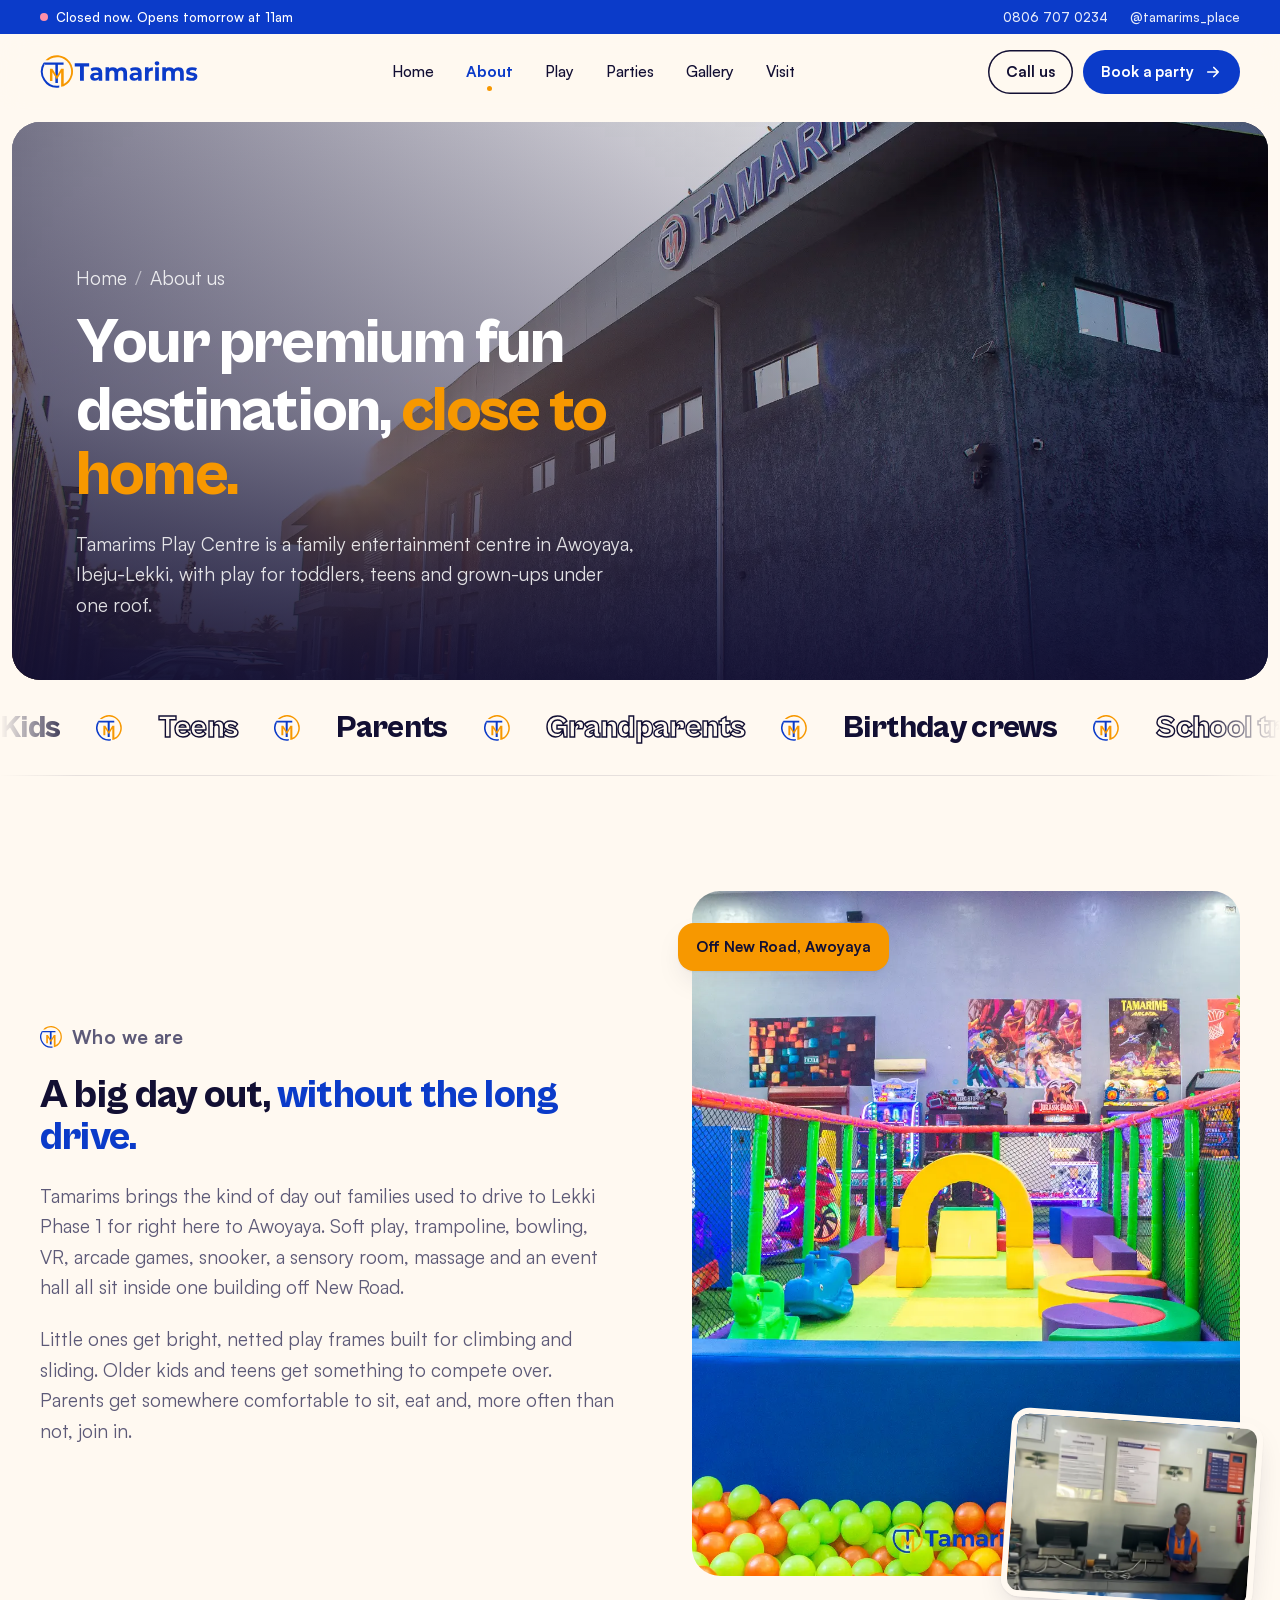
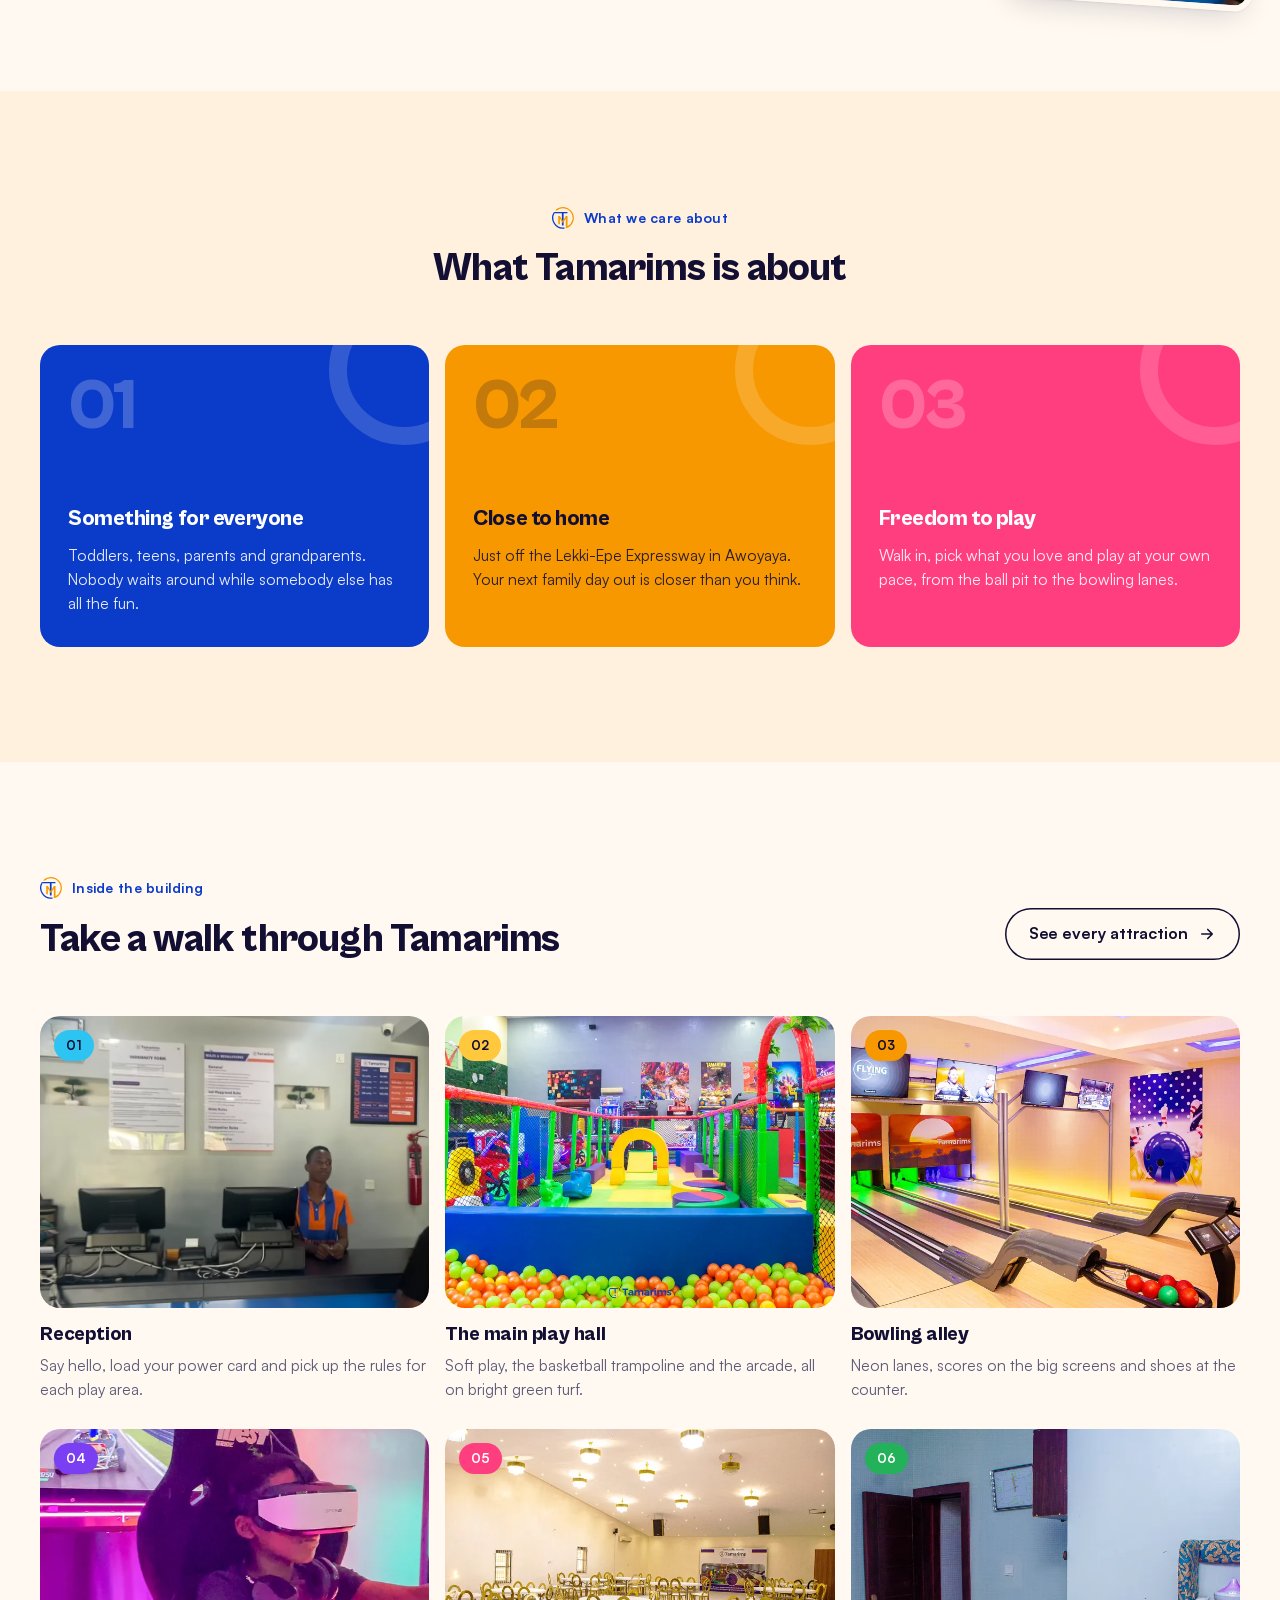
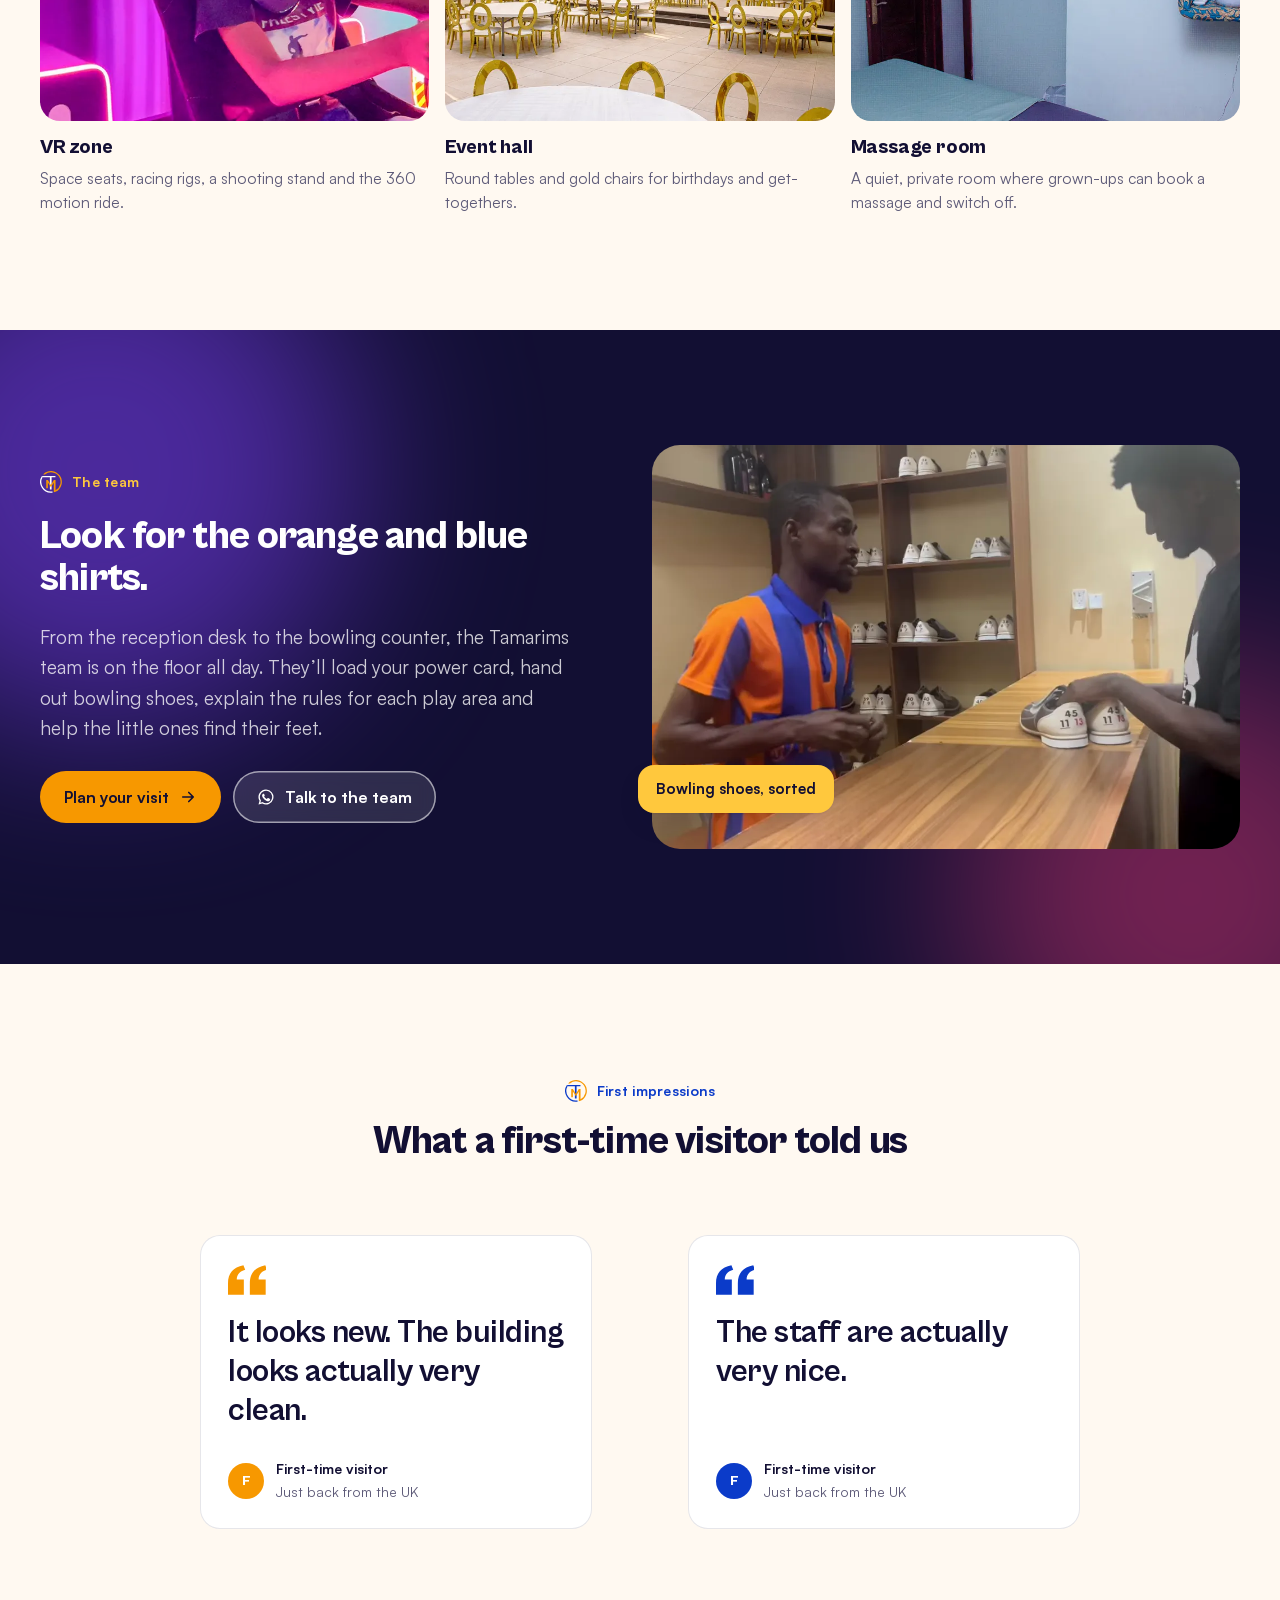
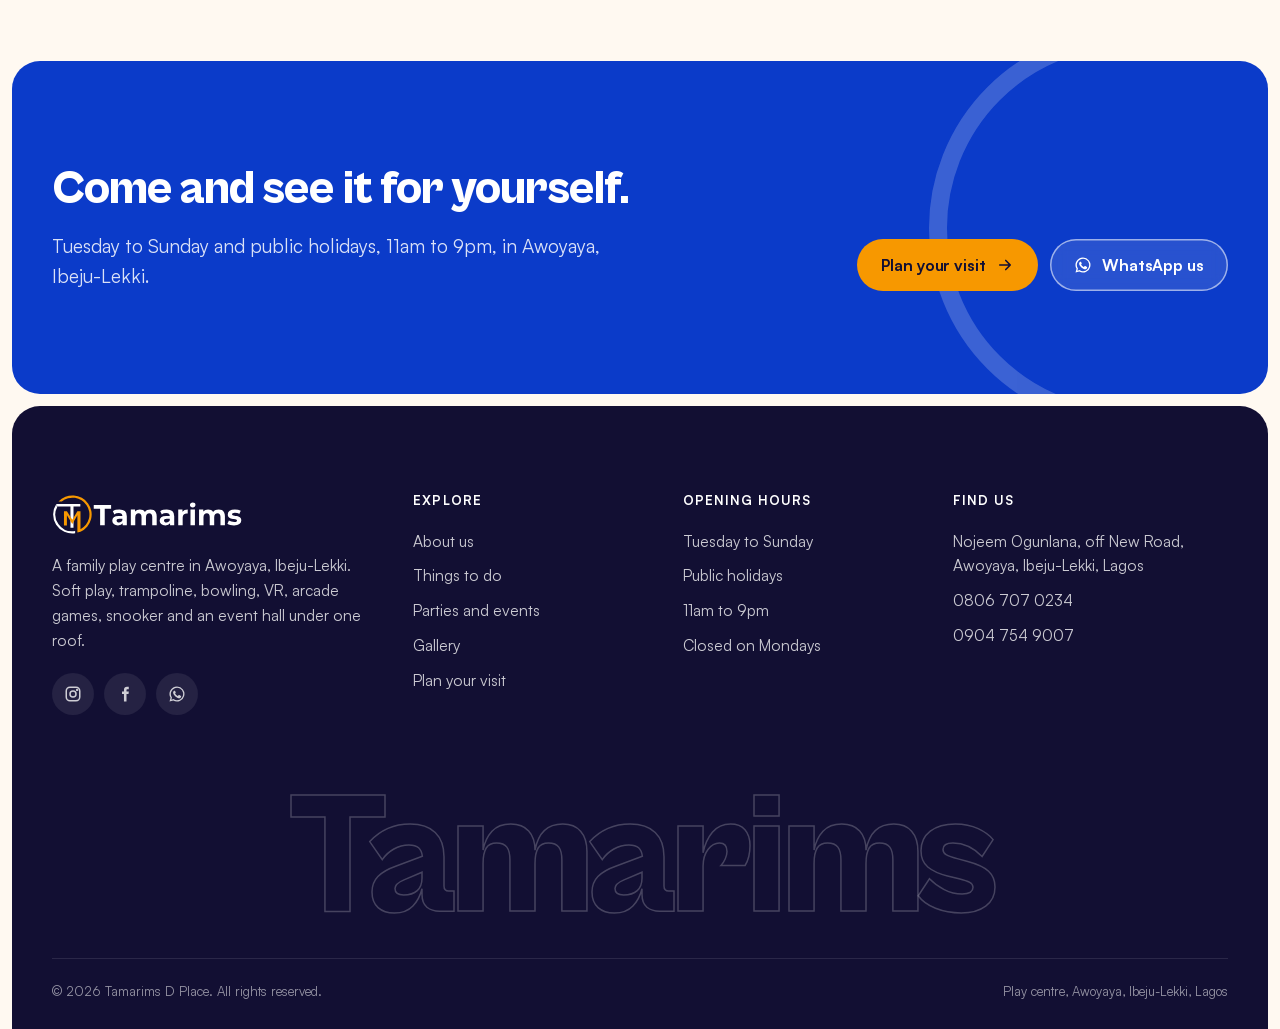
<file: about.html>
<!doctype html>
<html lang="en-NG">
<head>
<meta charset="utf-8">
<meta name="viewport" content="width=device-width, initial-scale=1, viewport-fit=cover">
<title>About us | Tamarims D Place</title>
<meta name="description" content="Tamarims D Place is a family entertainment centre in Awoyaya, Ibeju-Lekki, with soft play, trampoline, bowling, VR, arcade games, snooker, a sensory room, massage and an event hall under one roof.">
<meta name="theme-color" content="#FFF9F1">
<link rel="canonical" href="https://tamarims.com/about.html">
<meta property="og:type" content="website">
<meta property="og:site_name" content="Tamarims D Place">
<meta property="og:title" content="About us | Tamarims D Place">
<meta property="og:description" content="Tamarims D Place is a family entertainment centre in Awoyaya, Ibeju-Lekki, with soft play, trampoline, bowling, VR, arcade games, snooker, a sensory room, massage and an event hall under one roof.">
<meta property="og:image" content="https://tamarims.com/assets/img/og-image.jpg">
<meta property="og:url" content="https://tamarims.com/about.html">
<meta name="twitter:card" content="summary_large_image">
<link rel="icon" href="favicon.svg" type="image/svg+xml">
<link rel="icon" href="favicon.png" type="image/png" sizes="64x64">
<link rel="apple-touch-icon" href="apple-touch-icon.png">
<link rel="manifest" href="site.webmanifest">
<link rel="preload" href="assets/fonts/cabinet-grotesk-800.woff2" as="font" type="font/woff2" crossorigin>
<link rel="preload" href="assets/fonts/satoshi-500.woff2" as="font" type="font/woff2" crossorigin>
<link rel="stylesheet" href="assets/css/style.css">
</head><body>
<a class="skip" href="#main">Skip to content</a>
<div class="strip">
  <div class="wrap">
    <p class="strip__status"><span class="strip__dot" data-status-dot></span><span data-status>Open Tuesday to Sunday, 11am to 9pm</span></p>
    <div class="strip__links">
      <a href="tel:+2348067070234">0806 707 0234</a>
      <a href="https://www.instagram.com/tamarims_place/" target="_blank" rel="noopener">@tamarims_place</a>
    </div>
  </div>
</div>
<header class="nav">
  <div class="wrap">
    <a class="nav__logo" href="./" aria-label="Tamarims D Place, home"><img src="assets/logo/logo.svg" alt="Tamarims" width="158" height="35"></a>
    <nav class="nav__menu" aria-label="Main">
        <a href="./">Home</a>
        <a href="about.html" aria-current="page">About</a>
        <a href="play.html">Play</a>
        <a href="parties.html">Parties</a>
        <a href="gallery.html">Gallery</a>
        <a href="visit.html">Visit</a>
    </nav>
    <div class="nav__cta">
      <a class="btn btn--line btn--sm" href="tel:+2348067070234">Call us</a>
      <a class="btn btn--blue btn--sm" href="parties.html#book">Book a party <svg viewBox="0 0 24 24" fill="none" stroke="currentColor" stroke-width="2.2" stroke-linecap="round" stroke-linejoin="round" aria-hidden="true"><path d="M5 12h14M13 6l6 6-6 6"/></svg></a>
      <button class="nav__toggle" type="button" aria-label="Open menu" aria-expanded="false" aria-controls="drawer"><span></span></button>
    </div>
  </div>
</header>
<div class="drawer" id="drawer">
  <ul class="drawer__links">
      <li><a href="./">Home<span style="background:var(--amber)"></span></a></li>
      <li><a href="about.html">About<span style="background:var(--violet)"></span></a></li>
      <li><a href="play.html">Play<span style="background:var(--sun)"></span></a></li>
      <li><a href="parties.html">Parties<span style="background:var(--berry)"></span></a></li>
      <li><a href="gallery.html">Gallery<span style="background:var(--sky)"></span></a></li>
      <li><a href="visit.html">Visit<span style="background:var(--leaf)"></span></a></li>
  </ul>
  <div class="drawer__foot">
    <a class="btn btn--amber" href="parties.html#book">Book a party <svg viewBox="0 0 24 24" fill="none" stroke="currentColor" stroke-width="2.2" stroke-linecap="round" stroke-linejoin="round" aria-hidden="true"><path d="M5 12h14M13 6l6 6-6 6"/></svg></a>
    <a class="btn btn--ghost" href="tel:+2348067070234"><svg viewBox="0 0 24 24" fill="none" stroke="currentColor" stroke-width="2.2" stroke-linecap="round" stroke-linejoin="round" aria-hidden="true"><path d="M21 16.9v3a2 2 0 0 1-2.2 2 19.8 19.8 0 0 1-8.6-3.1 19.5 19.5 0 0 1-6-6A19.8 19.8 0 0 1 1.1 4.2 2 2 0 0 1 3.1 2h3a2 2 0 0 1 2 1.7c.1 1 .4 1.9.7 2.8a2 2 0 0 1-.5 2.1L7.1 9.9a16 16 0 0 0 6 6l1.3-1.3a2 2 0 0 1 2.1-.4c.9.3 1.8.6 2.8.7a2 2 0 0 1 1.7 2z"/></svg> 0806 707 0234</a>
    <p>Tuesday to Sunday and public holidays, 11am to 9pm.<br>Awoyaya, Ibeju-Lekki, Lagos.</p>
  </div>
</div>

<main id="main">
<section class="phero">
  <div class="phero__stage">
    <div class="phero__media"><img src="assets/img/gm-building-dusk.webp" alt="" width="2000" height="1334" fetchpriority="high" style="object-position:50% 45%"></div>
    <div class="phero__content">
      <p class="crumbs"><a href="./">Home</a><span>/</span>About us</p>
      <h1><span class="line"><span>Your premium fun</span></span><span class="line"><span>destination, <span class="hl">close to home.</span></span></span></h1>
      <p>Tamarims Play Centre is a family entertainment centre in Awoyaya, Ibeju-Lekki, with play for toddlers, teens and grown-ups under one roof.</p>
    </div>
  </div>
</section>

<div class="marquee" aria-label="Kids, Teens, Parents, Grandparents, Birthday crews, School trips, Friends"><div class="marquee__track" aria-hidden="true"><div class="marquee__group"><span class="marquee__item"><span>Kids</span><i aria-hidden="true"></i></span><span class="marquee__item"><span>Teens</span><i aria-hidden="true"></i></span><span class="marquee__item"><span>Parents</span><i aria-hidden="true"></i></span><span class="marquee__item"><span>Grandparents</span><i aria-hidden="true"></i></span><span class="marquee__item"><span>Birthday crews</span><i aria-hidden="true"></i></span><span class="marquee__item"><span>School trips</span><i aria-hidden="true"></i></span><span class="marquee__item"><span>Friends</span><i aria-hidden="true"></i></span></div><div class="marquee__group"><span class="marquee__item"><span>Kids</span><i aria-hidden="true"></i></span><span class="marquee__item"><span>Teens</span><i aria-hidden="true"></i></span><span class="marquee__item"><span>Parents</span><i aria-hidden="true"></i></span><span class="marquee__item"><span>Grandparents</span><i aria-hidden="true"></i></span><span class="marquee__item"><span>Birthday crews</span><i aria-hidden="true"></i></span><span class="marquee__item"><span>School trips</span><i aria-hidden="true"></i></span><span class="marquee__item"><span>Friends</span><i aria-hidden="true"></i></span></div></div></div>

<section class="section">
  <div class="wrap intro">
    <div class="intro__copy" data-reveal>
      <p class="kicker">Who we are</p>
      <h2 class="h2">A big day out, <span class="hl-blue">without the long drive.</span></h2>
      <p>Tamarims brings the kind of day out families used to drive to Lekki Phase 1 for right here to Awoyaya. Soft play, trampoline, bowling, VR, arcade games, snooker, a sensory room, massage and an event hall all sit inside one building off New Road.</p>
      <p>Little ones get bright, netted play frames built for climbing and sliding. Older kids and teens get something to compete over. Parents get somewhere comfortable to sit, eat and, more often than not, join in.</p>
    </div>
    <div class="feature__media" data-reveal style="--d:.1s">
      <div class="feature__frame" style="aspect-ratio:4/5"><img src="assets/img/gm-softplay.webp" alt="The soft play frame with its ball pit, climbing arch and the arcade behind" width="1800" height="1200" loading="lazy" decoding="async"></div>
      <div class="feature__inset" style="aspect-ratio:4/3;width:46%;top:auto;bottom:-28px;right:-18px"><img src="assets/img/about-reception.webp" alt="The Tamarims reception desk" width="1040" height="720" loading="lazy" decoding="async"></div>
      <span class="feature__chip t-amber" style="bottom:auto;top:32px">Off New Road, Awoyaya</span>
    </div>
  </div>
</section>

<section class="section party">
  <div class="wrap">
    <div class="head head--center" data-reveal>
      <p class="kicker">What we care about</p>
      <h2 class="h2">What Tamarims is about</h2>
    </div>
    <div class="values">
      <article class="value t-blue" data-reveal><span class="value__n">01</span><h3>Something for everyone</h3><p>Toddlers, teens, parents and grandparents. Nobody waits around while somebody else has all the fun.</p></article>
      <article class="value t-amber" data-reveal style="--d:.08s"><span class="value__n">02</span><h3>Close to home</h3><p>Just off the Lekki-Epe Expressway in Awoyaya. Your next family day out is closer than you think.</p></article>
      <article class="value t-berry" data-reveal style="--d:.16s"><span class="value__n">03</span><h3>Freedom to play</h3><p>Walk in, pick what you love and play at your own pace, from the ball pit to the bowling lanes.</p></article>
    </div>
  </div>
</section>

<section class="section">
  <div class="wrap">
    <div class="head head--split" data-reveal>
      <div class="head"><p class="kicker">Inside the building</p><h2 class="h2">Take a walk through Tamarims</h2></div>
      <a class="btn btn--line" href="play.html">See every attraction <svg viewBox="0 0 24 24" fill="none" stroke="currentColor" stroke-width="2.2" stroke-linecap="round" stroke-linejoin="round" aria-hidden="true"><path d="M5 12h14M13 6l6 6-6 6"/></svg></a>
    </div>
    <div class="spaces">
      <a class="space" href="visit.html" data-reveal style="--d:0s"><figure><img src="assets/img/about-reception.webp" alt="Reception" width="1040" height="720" loading="lazy" decoding="async"><span class="card__tag t-sky">01</span></figure><h3>Reception</h3><p>Say hello, load your power card and pick up the rules for each play area.</p></a>
      <a class="space" href="play.html#soft-play" data-reveal style="--d:0.08s"><figure><img src="assets/img/gm-softplay-sm.webp" alt="The main play hall" width="820" height="547" loading="lazy" decoding="async"><span class="card__tag t-sun">02</span></figure><h3>The main play hall</h3><p>Soft play, the basketball trampoline and the arcade, all on bright green turf.</p></a>
      <a class="space" href="play.html#bowling" data-reveal style="--d:0.16s"><figure><img src="assets/img/gm-bowling-sm.webp" alt="Bowling alley" width="820" height="547" loading="lazy" decoding="async"><span class="card__tag t-amber">03</span></figure><h3>Bowling alley</h3><p>Neon lanes, scores on the big screens and shoes at the counter.</p></a>
      <a class="space" href="play.html#vr" data-reveal style="--d:0s"><figure><img src="assets/img/gm-vr-racing-sm.webp" alt="VR zone" width="600" height="1067" loading="lazy" decoding="async"><span class="card__tag t-violet">04</span></figure><h3>VR zone</h3><p>Space seats, racing rigs, a shooting stand and the 360 motion ride.</p></a>
      <a class="space" href="parties.html" data-reveal style="--d:0.08s"><figure><img src="assets/img/gm-event-hall-sm.webp" alt="Event hall" width="820" height="547" loading="lazy" decoding="async"><span class="card__tag t-berry">05</span></figure><h3>Event hall</h3><p>Round tables and gold chairs for birthdays and get-togethers.</p></a>
      <a class="space" href="play.html#more" data-reveal style="--d:0.16s"><figure><img src="assets/img/gm-massage-sm.webp" alt="Massage room" width="820" height="546" loading="lazy" decoding="async"><span class="card__tag t-leaf">06</span></figure><h3>Massage room</h3><p>A quiet, private room where grown-ups can book a massage and switch off.</p></a>
    </div>
  </div>
</section>

<section class="night section on-dark">
  <div class="wrap night__grid">
    <div class="night__copy" data-reveal>
      <p class="kicker">The team</p>
      <h2 class="h2">Look for the orange and blue shirts.</h2>
      <p class="lead">From the reception desk to the bowling counter, the Tamarims team is on the floor all day. They’ll load your power card, hand out bowling shoes, explain the rules for each play area and help the little ones find their feet.</p>
      <div class="btns" style="margin-top:6px"><a class="btn btn--amber" href="visit.html">Plan your visit <svg viewBox="0 0 24 24" fill="none" stroke="currentColor" stroke-width="2.2" stroke-linecap="round" stroke-linejoin="round" aria-hidden="true"><path d="M5 12h14M13 6l6 6-6 6"/></svg></a><a class="btn btn--ghost" href="https://wa.me/2348067070234" target="_blank" rel="noopener"><svg viewBox="0 0 24 24" fill="currentColor" aria-hidden="true"><path d="M12 2a10 10 0 0 0-8.6 15.1L2 22l5-1.3A10 10 0 1 0 12 2zm0 18.2a8.2 8.2 0 0 1-4.2-1.2l-.3-.2-3 .8.8-2.9-.2-.3A8.2 8.2 0 1 1 12 20.2zm4.5-6.1c-.2-.1-1.5-.7-1.7-.8s-.4-.1-.6.1-.7.8-.8 1-.3.2-.5.1a6.7 6.7 0 0 1-3.3-2.9c-.3-.4.3-.4.7-1.3.1-.2 0-.3 0-.4l-.8-1.8c-.2-.5-.4-.4-.6-.4h-.5a1 1 0 0 0-.7.3 3 3 0 0 0-.9 2.2 5.2 5.2 0 0 0 1.1 2.7 11.8 11.8 0 0 0 4.5 4c1.7.7 2.3.8 3.2.6.5-.1 1.5-.6 1.7-1.2s.2-1.1.2-1.2-.2-.2-.5-.3z"/></svg> Talk to the team</a></div>
    </div>
    <div class="feature__media" data-reveal style="--d:.1s">
      <div class="feature__frame feature__frame--wide"><img src="assets/img/about-staff.webp" alt="A Tamarims team member handing out bowling shoes at the counter" width="1280" height="720" loading="lazy" decoding="async"></div>
      <span class="feature__chip t-sun">Bowling shoes, sorted</span>
    </div>
  </div>
</section>

<section class="section">
  <div class="wrap">
    <div class="head head--center" data-reveal><p class="kicker">First impressions</p><h2 class="h2">What a first-time visitor told us</h2></div>
    <div class="pair">
      <figure class="quote" style="--q:var(--amber);width:auto;--d:0s" data-reveal><div><span class="quote__mark"><svg viewBox="0 0 36 28" fill="currentColor" aria-hidden="true"><path d="M0 28V17.3C0 7.6 4.9 1.9 14.6 0l1.7 4.3C10.9 5.8 8.4 9 8.3 13.6H15V28H0zm20.7 0V17.3C20.7 7.6 25.6 1.9 35.3 0L37 4.3c-5.4 1.5-7.9 4.7-8 9.3h6.7V28H20.7z"/></svg></span><blockquote>It looks new. The building looks actually very clean.</blockquote></div><figcaption><i>F</i><span><b>First-time visitor</b>Just back from the UK</span></figcaption></figure>
      <figure class="quote" style="--q:var(--blue);width:auto;--d:0.1s" data-reveal><div><span class="quote__mark"><svg viewBox="0 0 36 28" fill="currentColor" aria-hidden="true"><path d="M0 28V17.3C0 7.6 4.9 1.9 14.6 0l1.7 4.3C10.9 5.8 8.4 9 8.3 13.6H15V28H0zm20.7 0V17.3C20.7 7.6 25.6 1.9 35.3 0L37 4.3c-5.4 1.5-7.9 4.7-8 9.3h6.7V28H20.7z"/></svg></span><blockquote>The staff are actually very nice.</blockquote></div><figcaption><i>F</i><span><b>First-time visitor</b>Just back from the UK</span></figcaption></figure>
    </div>
  </div>
</section>

<section class="cta" aria-label="Plan your visit">
  <div class="cta__rings" aria-hidden="true">
    <svg viewBox="0 0 560 560"><g class="r1" fill="none" stroke-width="34" stroke-linecap="butt"><path d="M280 34a246 246 0 0 1 0 492" stroke="#F79800"/></g><g class="r2" fill="none" stroke-width="18"><path d="M280 470a190 190 0 0 1 0-380" stroke="rgba(255,255,255,.22)"/></g></svg>
  </div>
  <div class="wrap">
    <div data-reveal>
      <h2>Come and see it for yourself.</h2>
      <p>Tuesday to Sunday and public holidays, 11am to 9pm, in Awoyaya, Ibeju-Lekki.</p>
    </div>
    <div class="btns" data-reveal style="--d:.1s">
      <a class="btn btn--amber" href="visit.html">Plan your visit <svg viewBox="0 0 24 24" fill="none" stroke="currentColor" stroke-width="2.2" stroke-linecap="round" stroke-linejoin="round" aria-hidden="true"><path d="M5 12h14M13 6l6 6-6 6"/></svg></a>
      <a class="btn btn--ghost" href="https://wa.me/2348067070234" target="_blank" rel="noopener"><svg viewBox="0 0 24 24" fill="currentColor" aria-hidden="true"><path d="M12 2a10 10 0 0 0-8.6 15.1L2 22l5-1.3A10 10 0 1 0 12 2zm0 18.2a8.2 8.2 0 0 1-4.2-1.2l-.3-.2-3 .8.8-2.9-.2-.3A8.2 8.2 0 1 1 12 20.2zm4.5-6.1c-.2-.1-1.5-.7-1.7-.8s-.4-.1-.6.1-.7.8-.8 1-.3.2-.5.1a6.7 6.7 0 0 1-3.3-2.9c-.3-.4.3-.4.7-1.3.1-.2 0-.3 0-.4l-.8-1.8c-.2-.5-.4-.4-.6-.4h-.5a1 1 0 0 0-.7.3 3 3 0 0 0-.9 2.2 5.2 5.2 0 0 0 1.1 2.7 11.8 11.8 0 0 0 4.5 4c1.7.7 2.3.8 3.2.6.5-.1 1.5-.6 1.7-1.2s.2-1.1.2-1.2-.2-.2-.5-.3z"/></svg> WhatsApp us</a>
    </div>
  </div>
</section>
</main>

<footer class="footer">
  <div class="wrap">
    <div class="footer__top">
      <div class="footer__brand">
        <img src="assets/logo/logo-white.svg" alt="Tamarims" width="190" height="42" loading="lazy">
        <p>A family play centre in Awoyaya, Ibeju-Lekki. Soft play, trampoline, bowling, VR, arcade games, snooker and an event hall under one roof.</p>
        <div class="socials">
          <a href="https://www.instagram.com/tamarims_place/" target="_blank" rel="noopener" aria-label="Instagram"><svg viewBox="0 0 24 24" fill="none" stroke="currentColor" stroke-width="2" stroke-linecap="round" stroke-linejoin="round" aria-hidden="true"><rect x="3" y="3" width="18" height="18" rx="5"/><circle cx="12" cy="12" r="4"/><circle cx="17.5" cy="6.5" r=".6" fill="currentColor"/></svg></a>
          <a href="https://www.facebook.com/profile.php?id=61575463236864" target="_blank" rel="noopener" aria-label="Facebook"><svg viewBox="0 0 24 24" fill="currentColor" aria-hidden="true"><path d="M14 8.5V6.8c0-.8.2-1.3 1.4-1.3H17V2.3c-.3 0-1.3-.1-2.4-.1-2.4 0-4 1.4-4 4.1v2.2H8v3.5h2.6V22H14V12h2.7l.4-3.5H14z"/></svg></a>
          <a href="https://wa.me/2348067070234" target="_blank" rel="noopener" aria-label="WhatsApp"><svg viewBox="0 0 24 24" fill="currentColor" aria-hidden="true"><path d="M12 2a10 10 0 0 0-8.6 15.1L2 22l5-1.3A10 10 0 1 0 12 2zm0 18.2a8.2 8.2 0 0 1-4.2-1.2l-.3-.2-3 .8.8-2.9-.2-.3A8.2 8.2 0 1 1 12 20.2zm4.5-6.1c-.2-.1-1.5-.7-1.7-.8s-.4-.1-.6.1-.7.8-.8 1-.3.2-.5.1a6.7 6.7 0 0 1-3.3-2.9c-.3-.4.3-.4.7-1.3.1-.2 0-.3 0-.4l-.8-1.8c-.2-.5-.4-.4-.6-.4h-.5a1 1 0 0 0-.7.3 3 3 0 0 0-.9 2.2 5.2 5.2 0 0 0 1.1 2.7 11.8 11.8 0 0 0 4.5 4c1.7.7 2.3.8 3.2.6.5-.1 1.5-.6 1.7-1.2s.2-1.1.2-1.2-.2-.2-.5-.3z"/></svg></a>
        </div>
      </div>
      <div>
        <h4>Explore</h4>
        <ul>
          <li><a href="about.html">About us</a></li>
          <li><a href="play.html">Things to do</a></li>
          <li><a href="parties.html">Parties and events</a></li>
          <li><a href="gallery.html">Gallery</a></li>
          <li><a href="visit.html">Plan your visit</a></li>
        </ul>
      </div>
      <div>
        <h4>Opening hours</h4>
        <ul>
          <li>Tuesday to Sunday</li>
          <li>Public holidays</li>
          <li>11am to 9pm</li>
          <li>Closed on Mondays</li>
        </ul>
      </div>
      <div>
        <h4>Find us</h4>
        <ul>
          <li><a href="https://www.google.com/maps/search/?api=1&query=Tamarims+D-Place+Awoyaya+Lekki+Lagos" target="_blank" rel="noopener">Nojeem Ogunlana, off New Road, Awoyaya, Ibeju-Lekki, Lagos</a></li>
          <li><a href="tel:+2348067070234">0806 707 0234</a></li>
          <li><a href="tel:+2349047549007">0904 754 9007</a></li>
        </ul>
      </div>
    </div>
    <div class="footer__big" aria-hidden="true">Tamarims</div>
    <div class="footer__bottom">
      <p>&copy; <span data-year>2026</span> Tamarims D Place. All rights reserved.</p>
      <p>Play centre, Awoyaya, Ibeju-Lekki, Lagos</p>
    </div>
  </div>
</footer>
<script src="assets/js/main.js" defer></script>
</body>
</html>
</file>
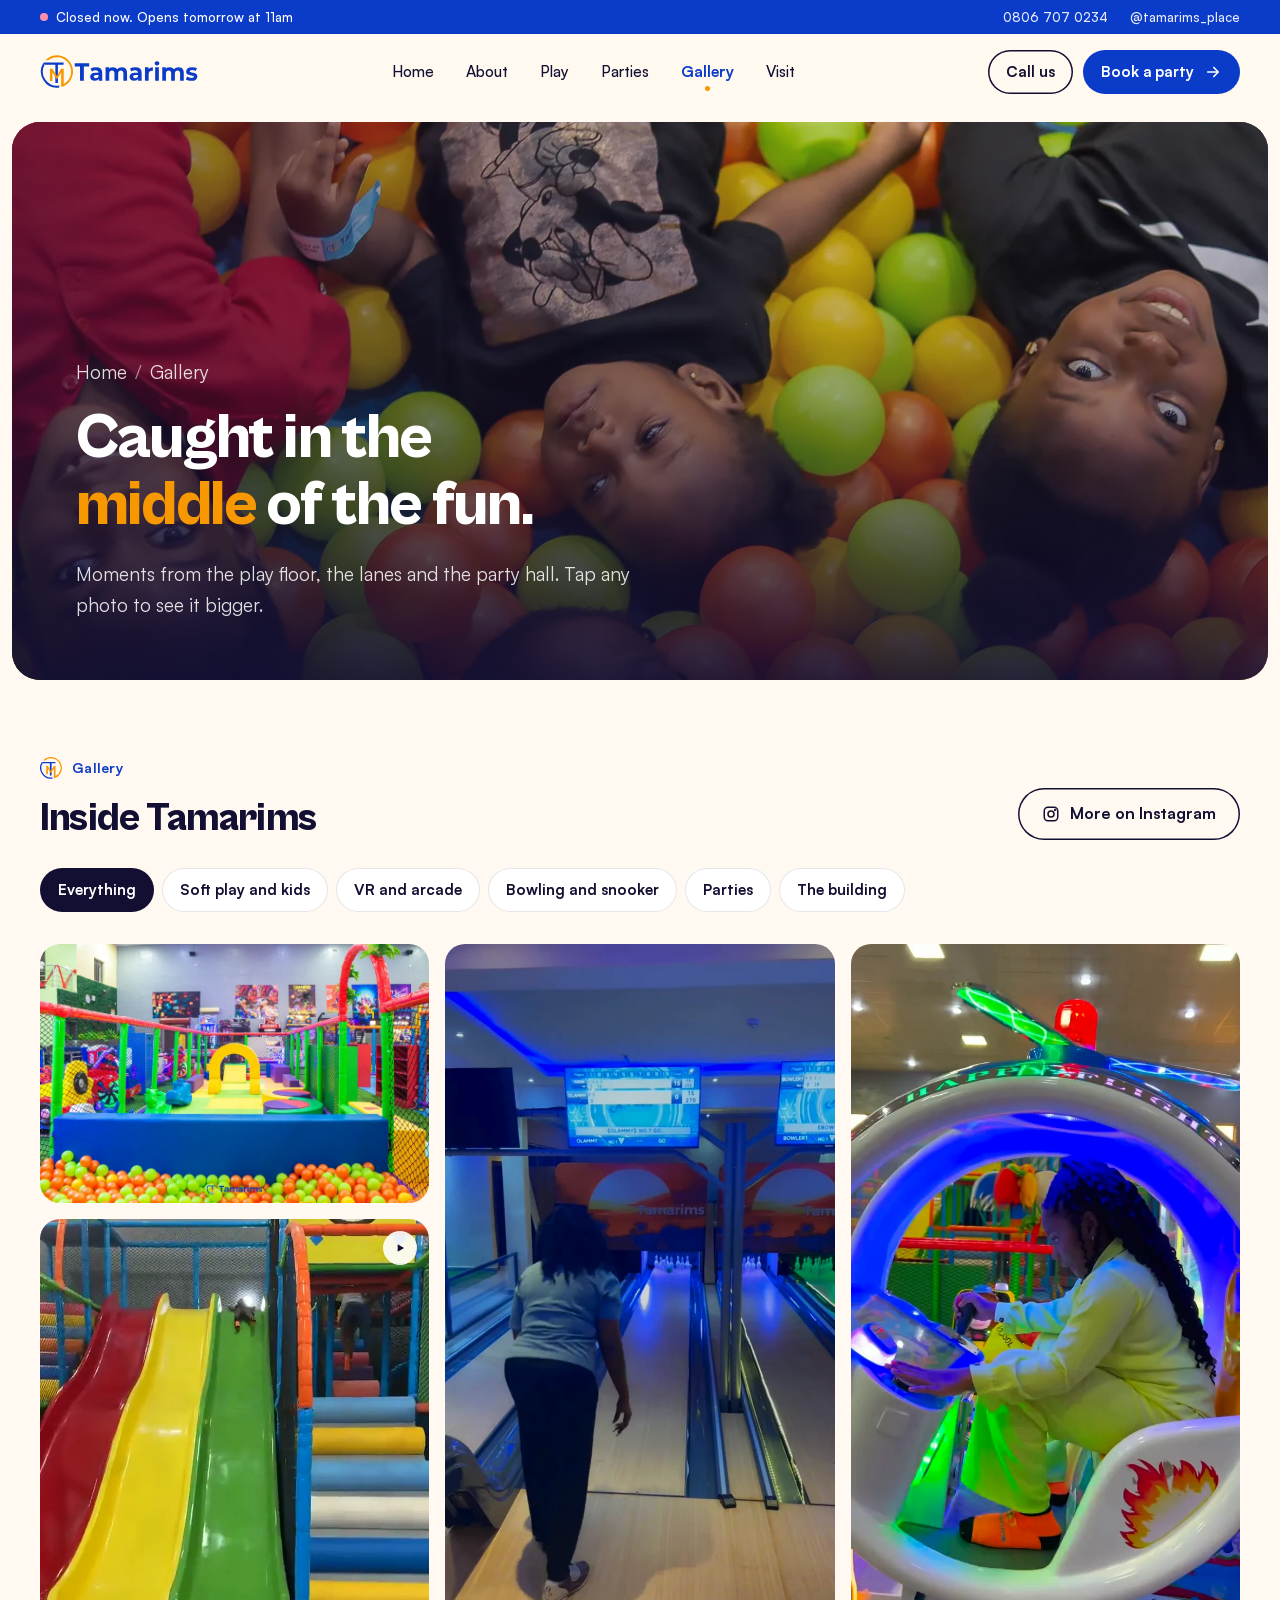
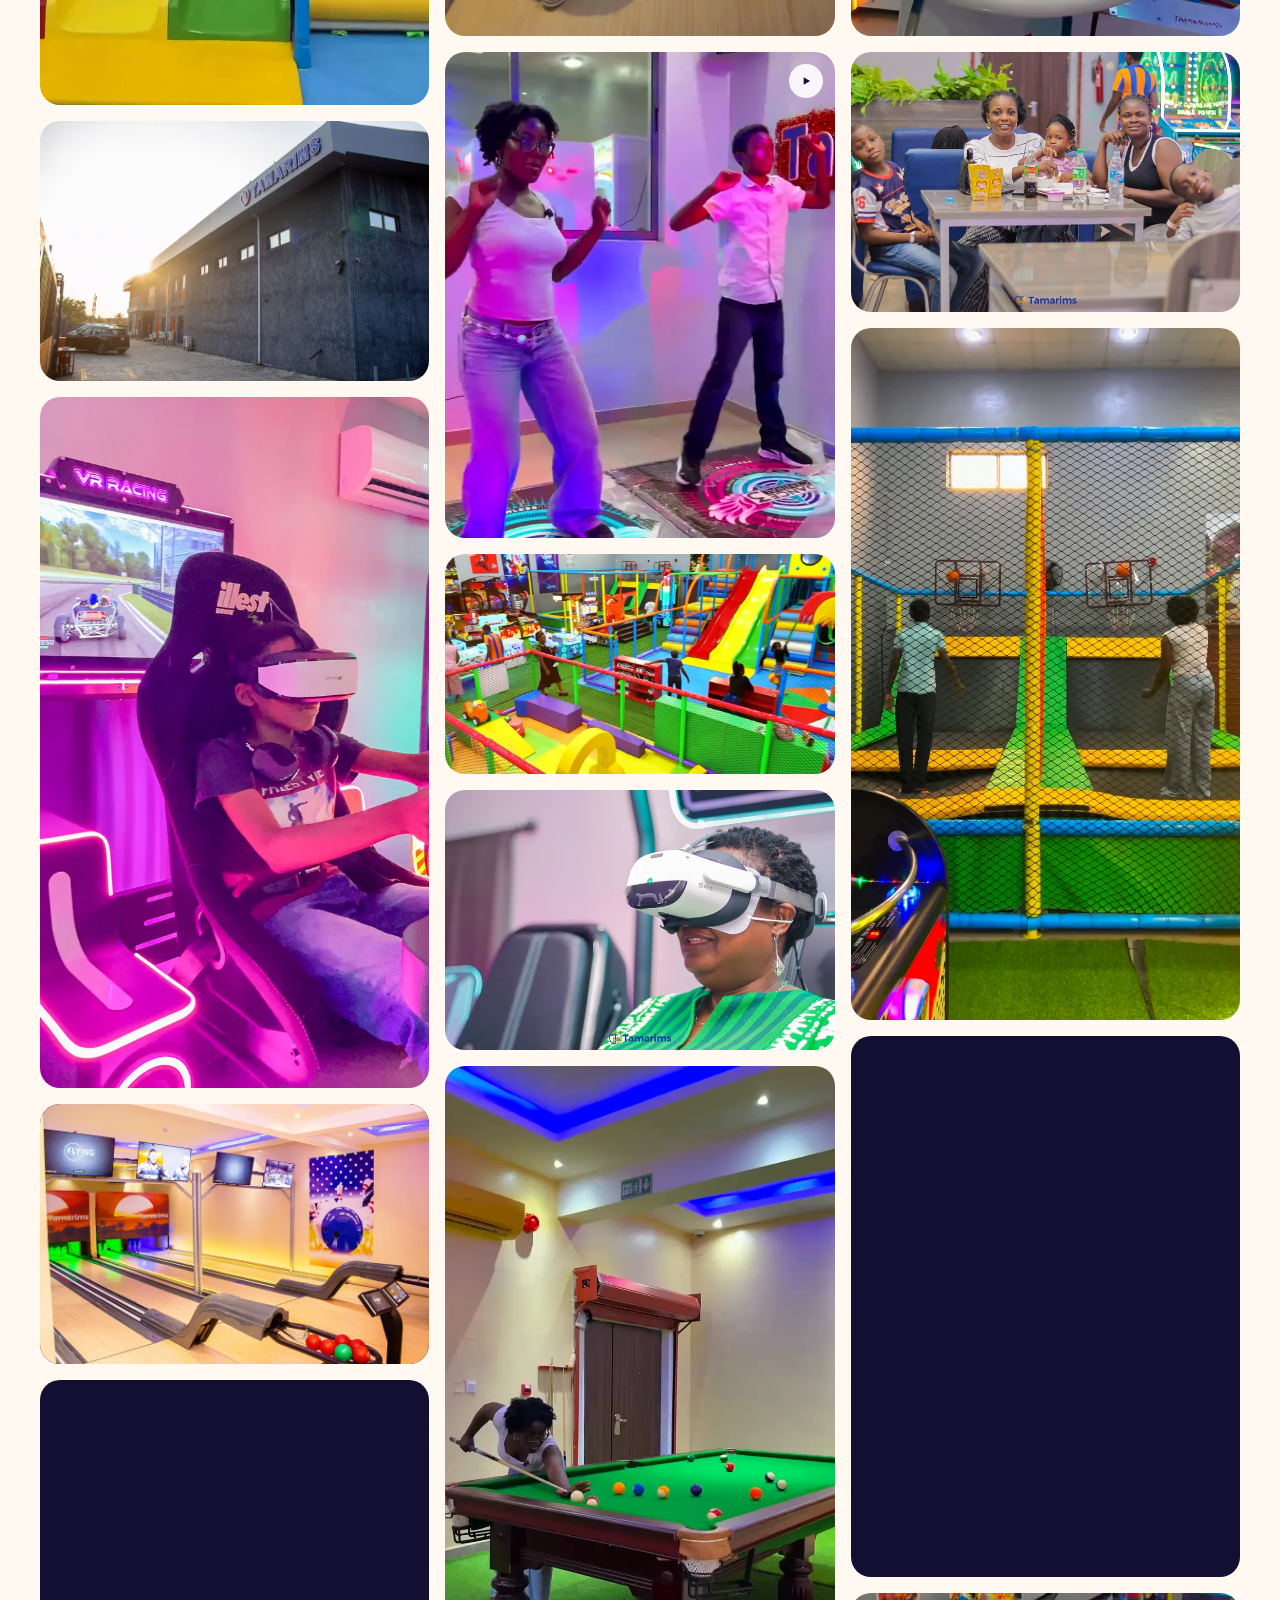
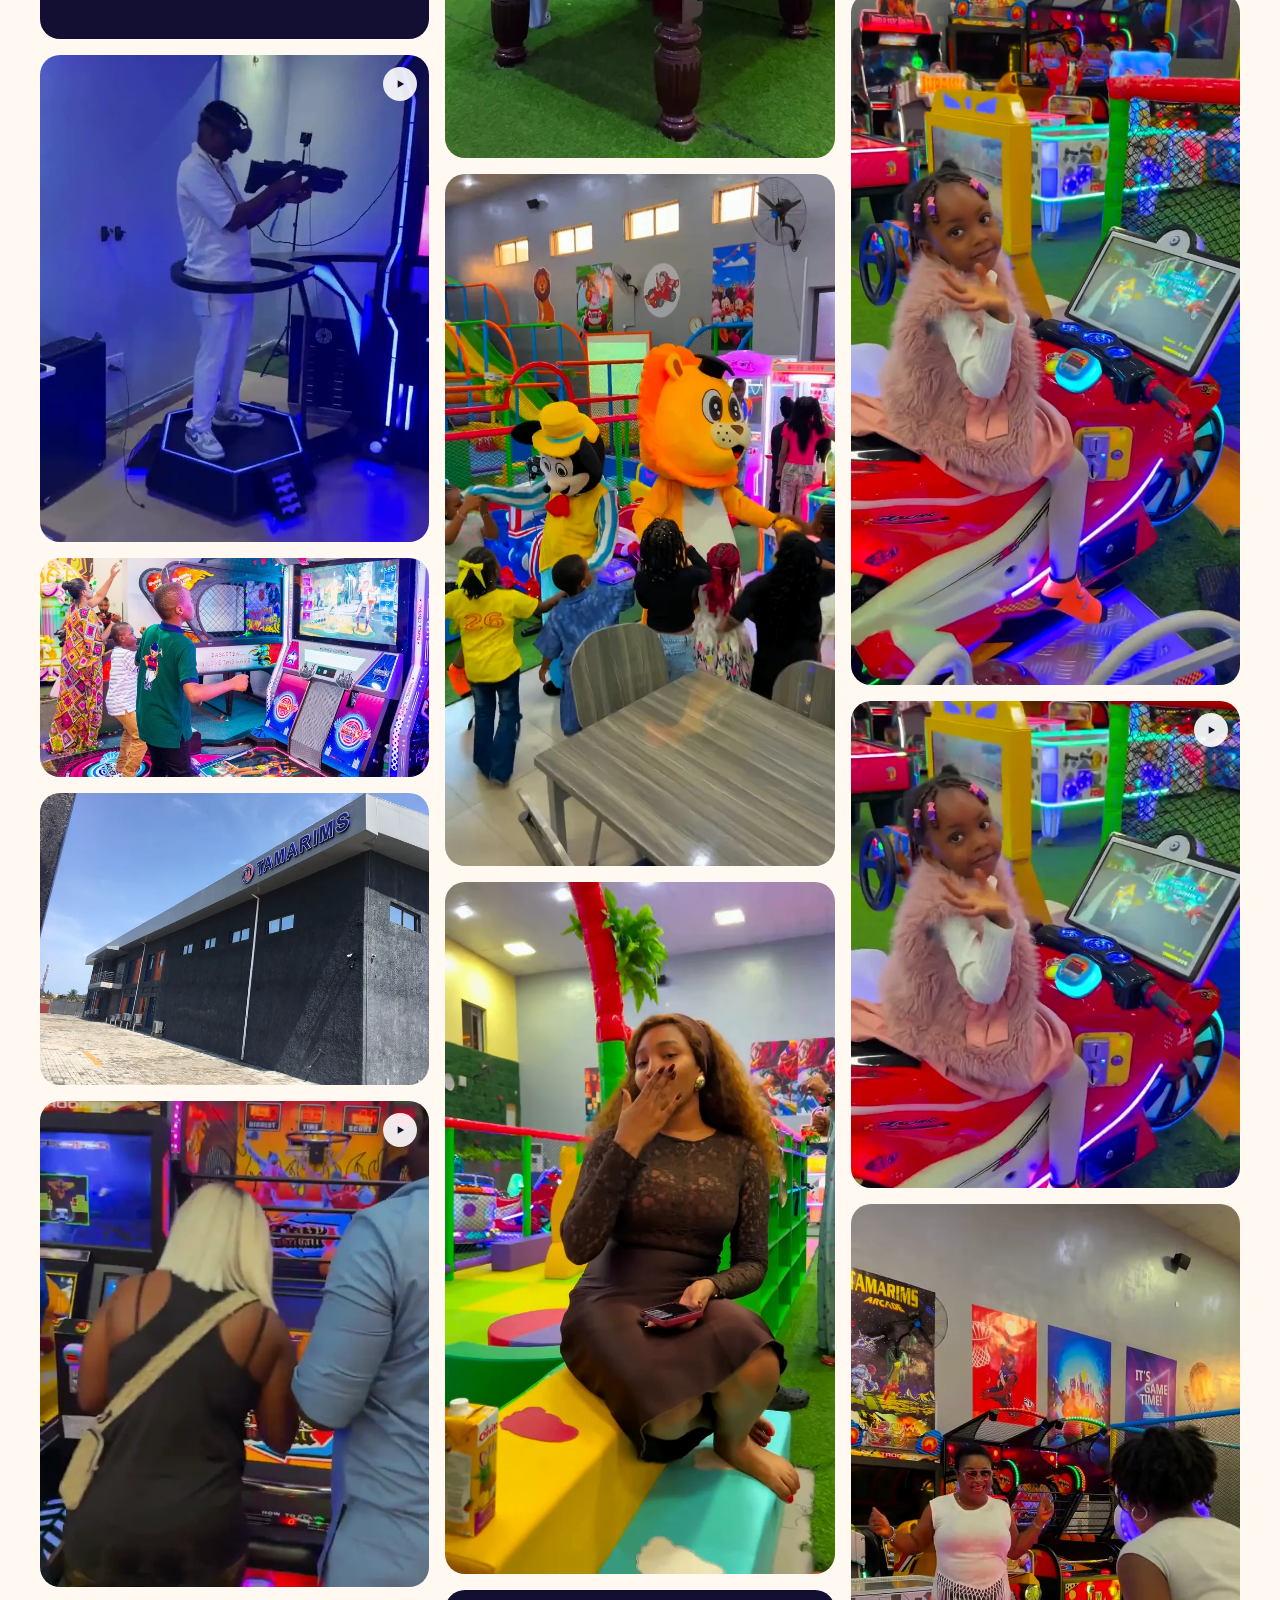
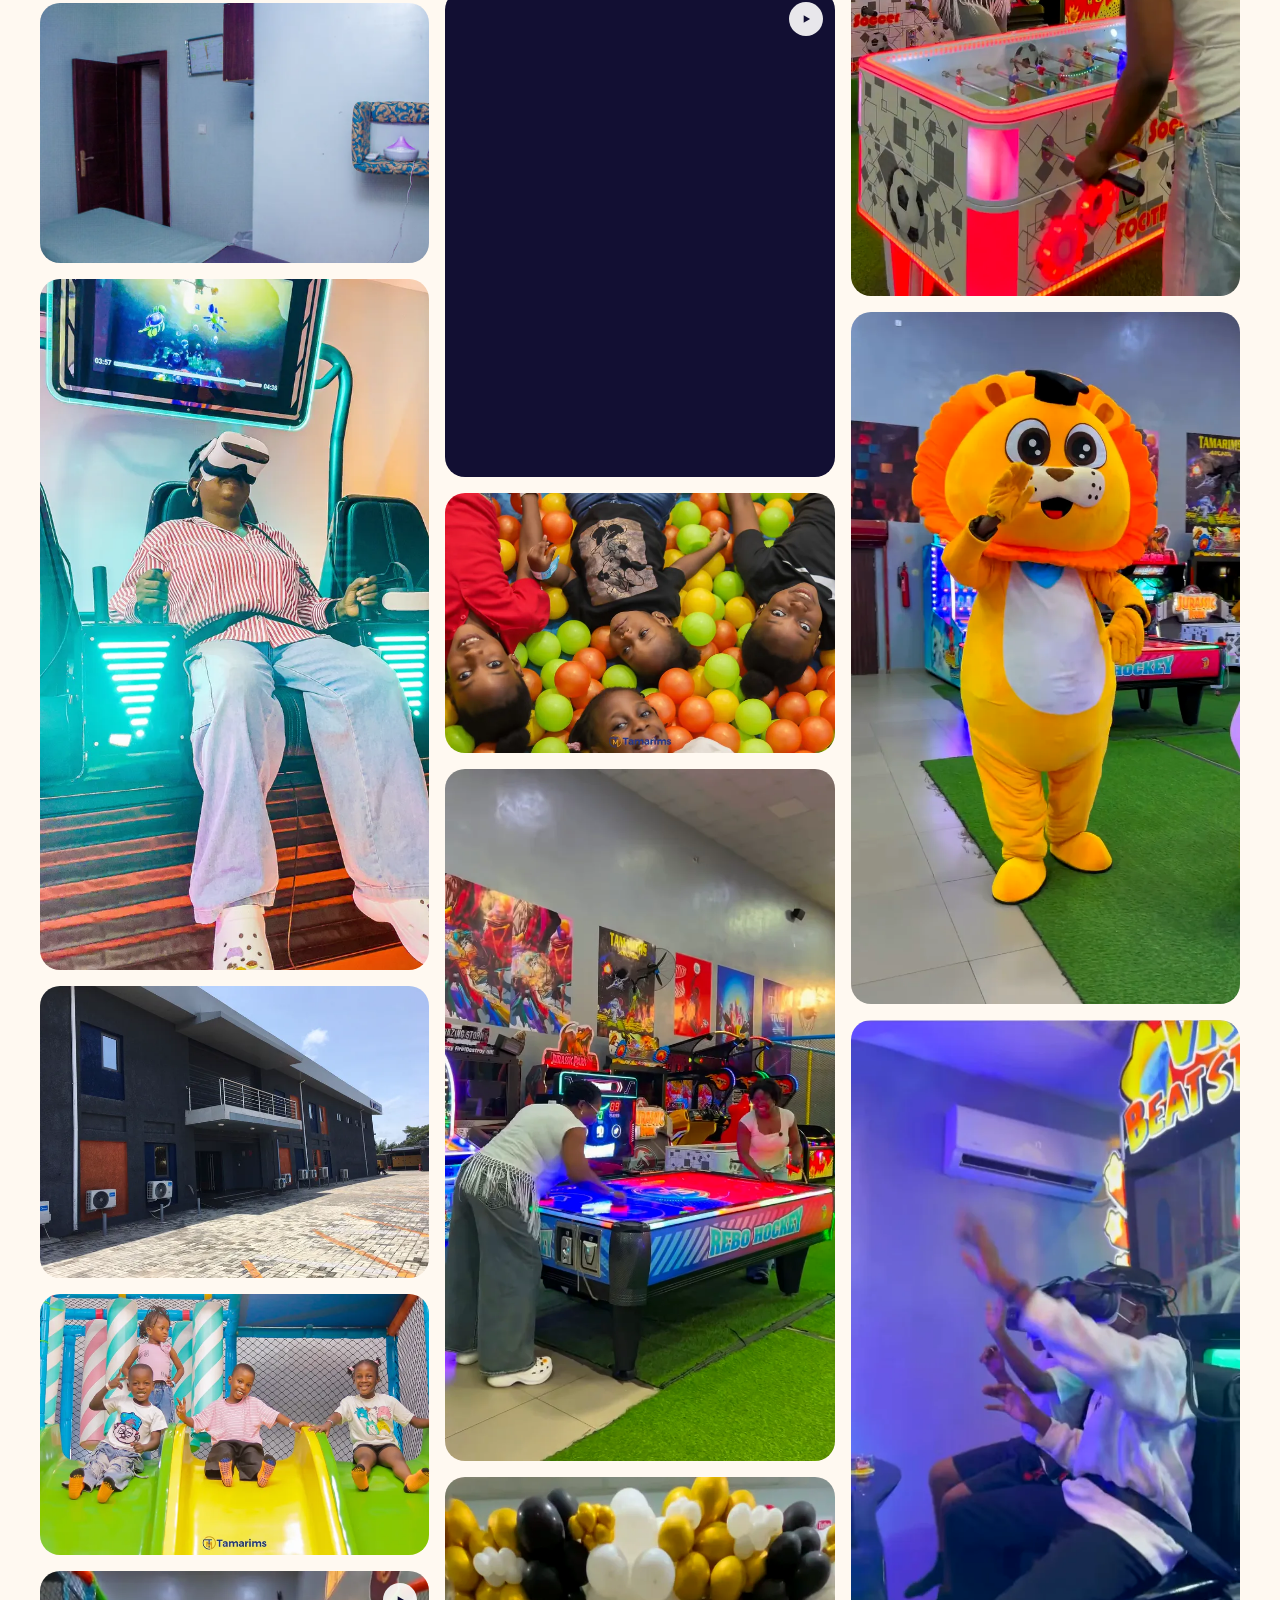
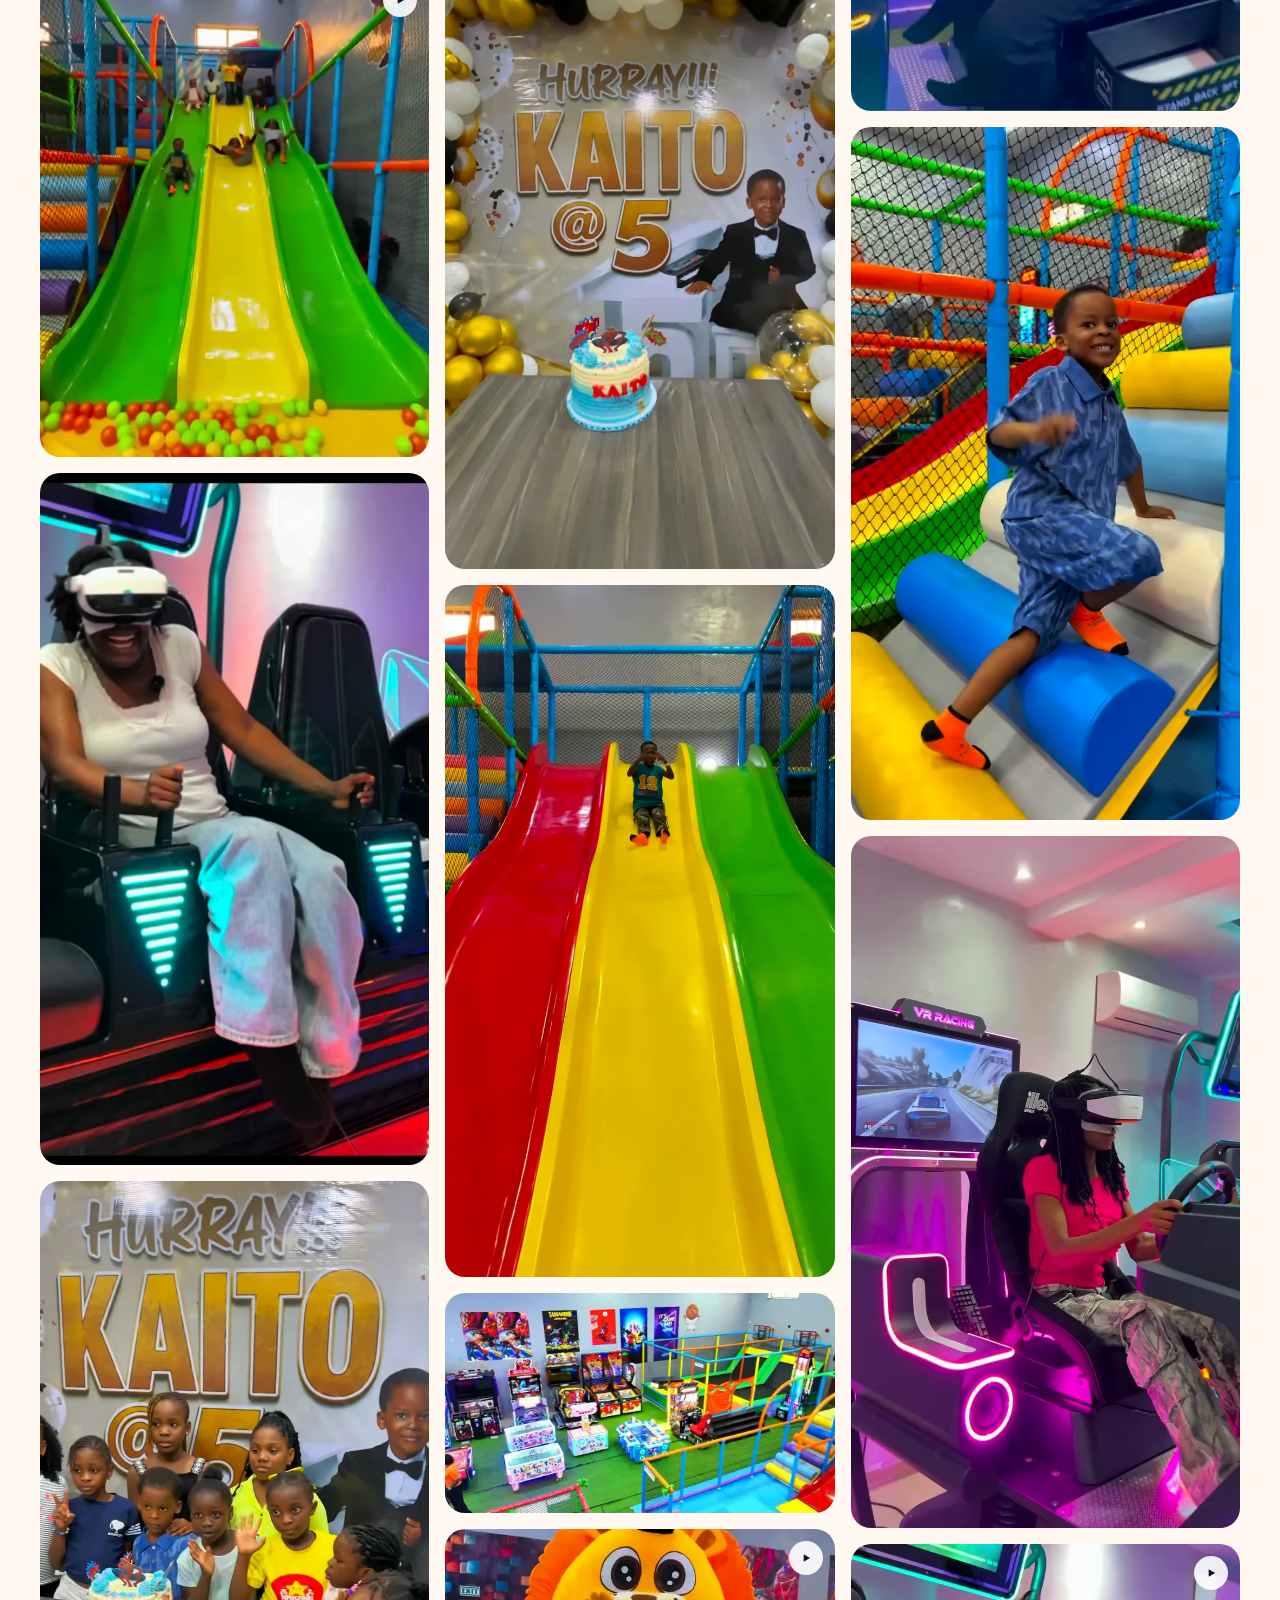
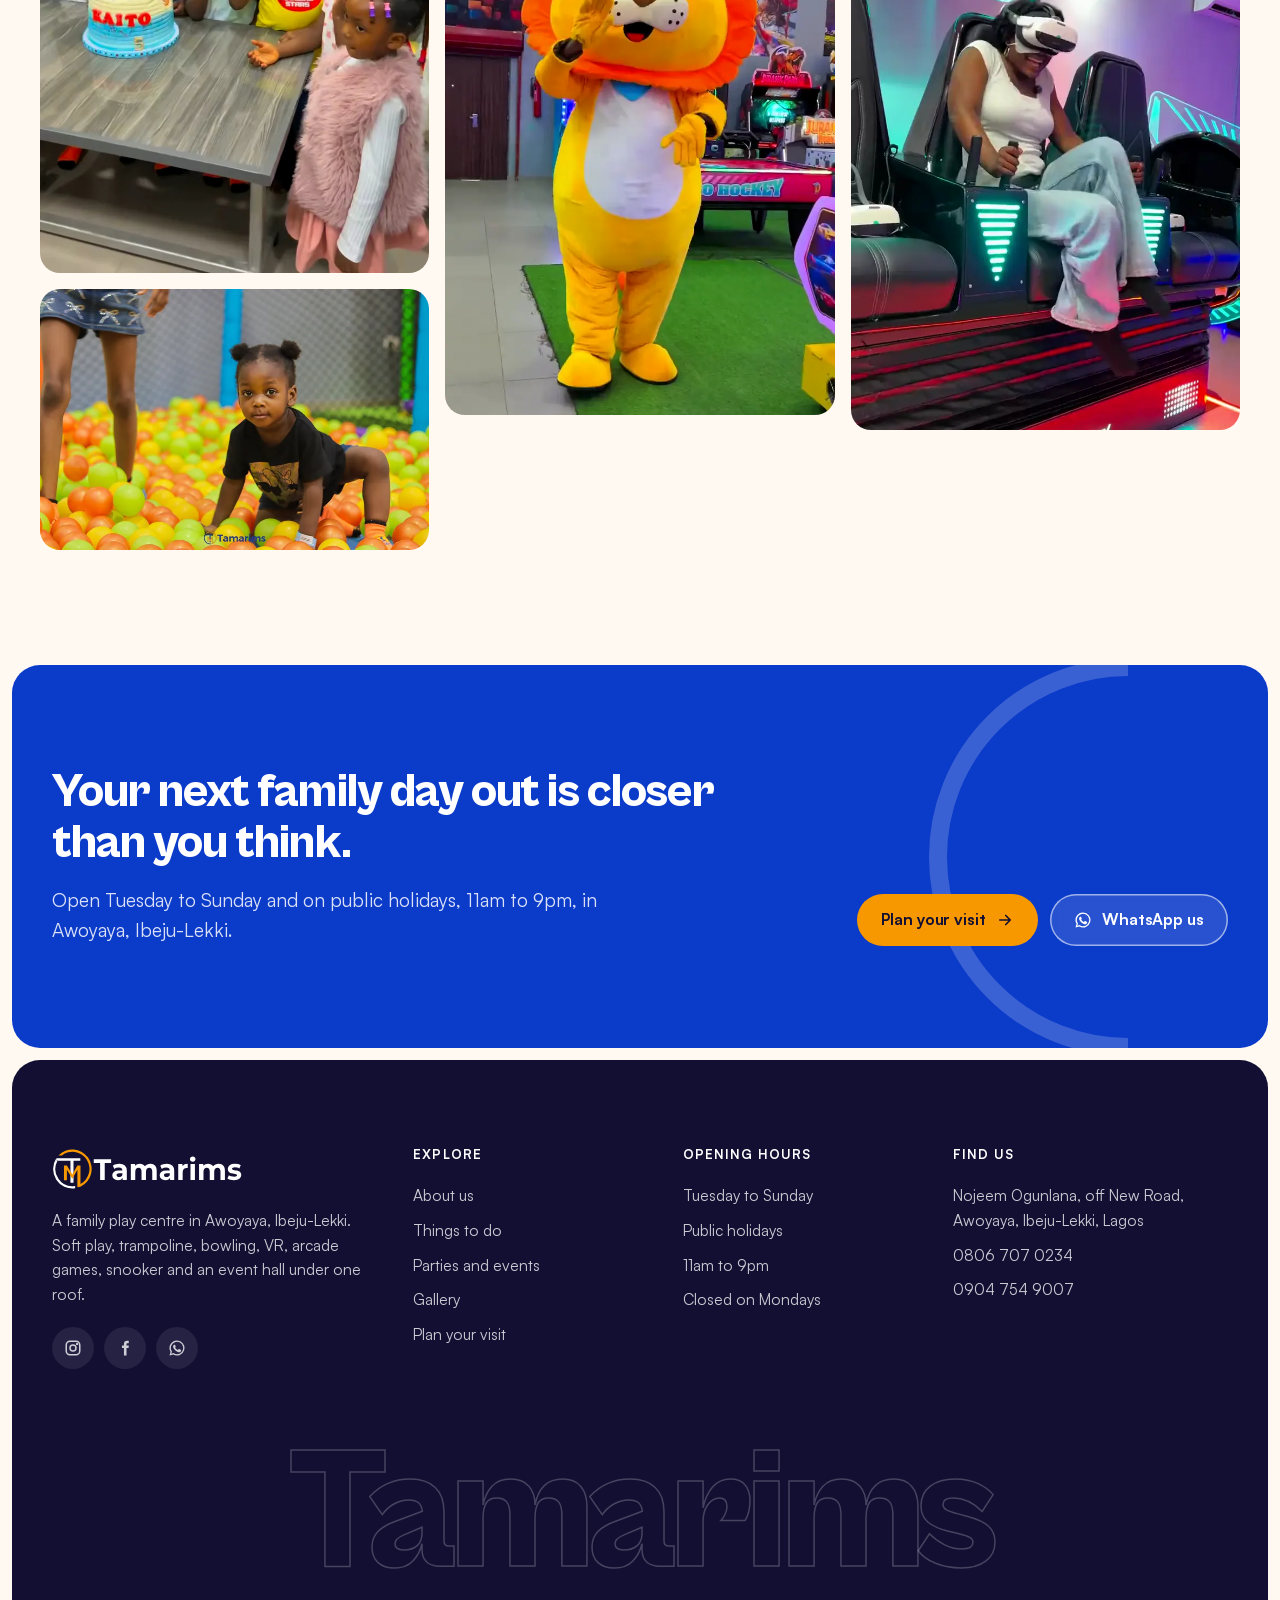
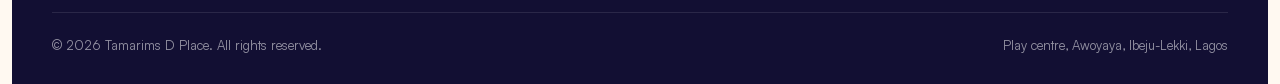
<file: gallery.html>
<!doctype html>
<html lang="en-NG">
<head>
<meta charset="utf-8">
<meta name="viewport" content="width=device-width, initial-scale=1, viewport-fit=cover">
<title>Gallery | Tamarims D Place</title>
<meta name="description" content="Photos and clips from Tamarims D Place in Awoyaya: soft play, VR, bowling, arcade games and birthday parties.">
<meta name="theme-color" content="#FFF9F1">
<link rel="canonical" href="https://tamarims.com/gallery.html">
<meta property="og:type" content="website">
<meta property="og:site_name" content="Tamarims D Place">
<meta property="og:title" content="Gallery | Tamarims D Place">
<meta property="og:description" content="Photos and clips from Tamarims D Place in Awoyaya: soft play, VR, bowling, arcade games and birthday parties.">
<meta property="og:image" content="https://tamarims.com/assets/img/og-image.jpg">
<meta property="og:url" content="https://tamarims.com/gallery.html">
<meta name="twitter:card" content="summary_large_image">
<link rel="icon" href="favicon.svg" type="image/svg+xml">
<link rel="icon" href="favicon.png" type="image/png" sizes="64x64">
<link rel="apple-touch-icon" href="apple-touch-icon.png">
<link rel="manifest" href="site.webmanifest">
<link rel="preload" href="assets/fonts/cabinet-grotesk-800.woff2" as="font" type="font/woff2" crossorigin>
<link rel="preload" href="assets/fonts/satoshi-500.woff2" as="font" type="font/woff2" crossorigin>
<link rel="stylesheet" href="assets/css/style.css">
</head><body>
<a class="skip" href="#main">Skip to content</a>
<div class="strip">
  <div class="wrap">
    <p class="strip__status"><span class="strip__dot" data-status-dot></span><span data-status>Open Tuesday to Sunday, 11am to 9pm</span></p>
    <div class="strip__links">
      <a href="tel:+2348067070234">0806 707 0234</a>
      <a href="https://www.instagram.com/tamarims_place/" target="_blank" rel="noopener">@tamarims_place</a>
    </div>
  </div>
</div>
<header class="nav">
  <div class="wrap">
    <a class="nav__logo" href="./" aria-label="Tamarims D Place, home"><img src="assets/logo/logo.svg" alt="Tamarims" width="158" height="35"></a>
    <nav class="nav__menu" aria-label="Main">
        <a href="./">Home</a>
        <a href="about.html">About</a>
        <a href="play.html">Play</a>
        <a href="parties.html">Parties</a>
        <a href="gallery.html" aria-current="page">Gallery</a>
        <a href="visit.html">Visit</a>
    </nav>
    <div class="nav__cta">
      <a class="btn btn--line btn--sm" href="tel:+2348067070234">Call us</a>
      <a class="btn btn--blue btn--sm" href="parties.html#book">Book a party <svg viewBox="0 0 24 24" fill="none" stroke="currentColor" stroke-width="2.2" stroke-linecap="round" stroke-linejoin="round" aria-hidden="true"><path d="M5 12h14M13 6l6 6-6 6"/></svg></a>
      <button class="nav__toggle" type="button" aria-label="Open menu" aria-expanded="false" aria-controls="drawer"><span></span></button>
    </div>
  </div>
</header>
<div class="drawer" id="drawer">
  <ul class="drawer__links">
      <li><a href="./">Home<span style="background:var(--amber)"></span></a></li>
      <li><a href="about.html">About<span style="background:var(--violet)"></span></a></li>
      <li><a href="play.html">Play<span style="background:var(--sun)"></span></a></li>
      <li><a href="parties.html">Parties<span style="background:var(--berry)"></span></a></li>
      <li><a href="gallery.html">Gallery<span style="background:var(--sky)"></span></a></li>
      <li><a href="visit.html">Visit<span style="background:var(--leaf)"></span></a></li>
  </ul>
  <div class="drawer__foot">
    <a class="btn btn--amber" href="parties.html#book">Book a party <svg viewBox="0 0 24 24" fill="none" stroke="currentColor" stroke-width="2.2" stroke-linecap="round" stroke-linejoin="round" aria-hidden="true"><path d="M5 12h14M13 6l6 6-6 6"/></svg></a>
    <a class="btn btn--ghost" href="tel:+2348067070234"><svg viewBox="0 0 24 24" fill="none" stroke="currentColor" stroke-width="2.2" stroke-linecap="round" stroke-linejoin="round" aria-hidden="true"><path d="M21 16.9v3a2 2 0 0 1-2.2 2 19.8 19.8 0 0 1-8.6-3.1 19.5 19.5 0 0 1-6-6A19.8 19.8 0 0 1 1.1 4.2 2 2 0 0 1 3.1 2h3a2 2 0 0 1 2 1.7c.1 1 .4 1.9.7 2.8a2 2 0 0 1-.5 2.1L7.1 9.9a16 16 0 0 0 6 6l1.3-1.3a2 2 0 0 1 2.1-.4c.9.3 1.8.6 2.8.7a2 2 0 0 1 1.7 2z"/></svg> 0806 707 0234</a>
    <p>Tuesday to Sunday and public holidays, 11am to 9pm.<br>Awoyaya, Ibeju-Lekki, Lagos.</p>
  </div>
</div>

<main id="main">
<section class="phero">
  <div class="phero__stage">
    <div class="phero__media"><img src="assets/img/photo-ballpit-kids.webp" alt="" width="1440" height="962" fetchpriority="high"></div>
    <div class="phero__content">
      <p class="crumbs"><a href="./">Home</a><span>/</span>Gallery</p>
      <h1><span class="line"><span>Caught in the</span></span><span class="line"><span><span class="hl">middle</span> of the fun.</span></span></h1>
      <p>Moments from the play floor, the lanes and the party hall. Tap any photo to see it bigger.</p>
    </div>
  </div>
</section>
<section class="section" style="padding-top:clamp(48px,6vw,80px)">
  <div class="wrap">
    <div class="head head--split" data-reveal>
      <div class="head"><p class="kicker">Gallery</p><h2 class="h2">Inside Tamarims</h2></div>
      <a class="btn btn--line" href="https://www.instagram.com/tamarims_place/" target="_blank" rel="noopener"><svg viewBox="0 0 24 24" fill="none" stroke="currentColor" stroke-width="2" stroke-linecap="round" stroke-linejoin="round" aria-hidden="true"><rect x="3" y="3" width="18" height="18" rx="5"/><circle cx="12" cy="12" r="4"/><circle cx="17.5" cy="6.5" r=".6" fill="currentColor"/></svg> More on Instagram</a>
    </div>
    <div class="filters" role="group" aria-label="Filter photos">
      <button type="button" data-filter="all" aria-pressed="true">Everything</button>
      <button type="button" data-filter="kids" aria-pressed="false">Soft play and kids</button>
      <button type="button" data-filter="vr" aria-pressed="false">VR and arcade</button>
      <button type="button" data-filter="bowling" aria-pressed="false">Bowling and snooker</button>
      <button type="button" data-filter="parties" aria-pressed="false">Parties</button>
      <button type="button" data-filter="building" aria-pressed="false">The building</button>
    </div>
    <div class="masonry">
      <button class="tile" type="button" data-cat="kids" data-full="assets/img/gm-softplay.webp"><img src="assets/img/gm-softplay-sm.webp" alt="The soft play frame" width="820" height="547" loading="lazy" decoding="async"><figcaption>The soft play frame</figcaption></button>
      <button class="tile" type="button" data-cat="kids" data-video="assets/video/t-slide.mp4"><img src="assets/video/t-slide.webp" alt="Down the big green slide" width="720" height="900" loading="lazy" decoding="async"><span class="play"><svg viewBox="0 0 24 24" fill="currentColor" aria-hidden="true"><path d="M8 5.5v13l11-6.5z"/></svg></span><figcaption>Down the big green slide</figcaption></button>
      <button class="tile" type="button" data-cat="building" data-full="assets/img/gm-building-dusk.webp"><img src="assets/img/gm-building-dusk-sm.webp" alt="Tamarims at dusk" width="820" height="547" loading="lazy" decoding="async"><figcaption>Tamarims at dusk</figcaption></button>
      <button class="tile" type="button" data-cat="vr" data-full="assets/img/gm-vr-racing.webp"><img src="assets/img/gm-vr-racing-sm.webp" alt="VR racing" width="600" height="1067" loading="lazy" decoding="async"><figcaption>VR racing</figcaption></button>
      <button class="tile" type="button" data-cat="bowling" data-full="assets/img/gm-bowling.webp"><img src="assets/img/gm-bowling-sm.webp" alt="The bowling lanes" width="820" height="547" loading="lazy" decoding="async"><figcaption>The bowling lanes</figcaption></button>
      <button class="tile" type="button" data-cat="parties" data-full="assets/img/gm-event-hall.webp"><img src="assets/img/gm-event-hall-sm.webp" alt="The event hall" width="820" height="547" loading="lazy" decoding="async"><figcaption>The event hall</figcaption></button>
      <button class="tile" type="button" data-cat="vr" data-video="assets/video/t-vrshoot.mp4"><img src="assets/video/t-vrshoot.webp" alt="VR shooting stand" width="720" height="900" loading="lazy" decoding="async"><span class="play"><svg viewBox="0 0 24 24" fill="currentColor" aria-hidden="true"><path d="M8 5.5v13l11-6.5z"/></svg></span><figcaption>VR shooting stand</figcaption></button>
      <button class="tile" type="button" data-cat="vr" data-full="assets/img/gm-dance.webp"><img src="assets/img/gm-dance-sm.webp" alt="Dance machine" width="820" height="461" loading="lazy" decoding="async"><figcaption>Dance machine</figcaption></button>
      <button class="tile" type="button" data-cat="building" data-full="assets/img/gm-building-day.webp"><img src="assets/img/gm-building-day-sm.webp" alt="Our building in Awoyaya" width="820" height="615" loading="lazy" decoding="async"><figcaption>Our building in Awoyaya</figcaption></button>
      <button class="tile" type="button" data-cat="vr" data-video="assets/video/t-hoops.mp4"><img src="assets/video/t-hoops.webp" alt="Basketball arcade" width="720" height="900" loading="lazy" decoding="async"><span class="play"><svg viewBox="0 0 24 24" fill="currentColor" aria-hidden="true"><path d="M8 5.5v13l11-6.5z"/></svg></span><figcaption>Basketball arcade</figcaption></button>
      <button class="tile" type="button" data-cat="building" data-full="assets/img/gm-massage.webp"><img src="assets/img/gm-massage-sm.webp" alt="The massage room" width="820" height="546" loading="lazy" decoding="async"><figcaption>The massage room</figcaption></button>
      <button class="tile" type="button" data-cat="vr" data-full="assets/img/gm-vr-seat.webp"><img src="assets/img/gm-vr-seat-sm.webp" alt="VR space seat" width="600" height="1067" loading="lazy" decoding="async"><figcaption>VR space seat</figcaption></button>
      <button class="tile" type="button" data-cat="building" data-full="assets/img/gm-building-front.webp"><img src="assets/img/gm-building-front-sm.webp" alt="The front of the building" width="820" height="615" loading="lazy" decoding="async"><figcaption>The front of the building</figcaption></button>
      <button class="tile" type="button" data-cat="kids" data-full="assets/img/photo-slides.webp"><img src="assets/img/photo-slides-sm.webp" alt="Waving from the wave slide" width="760" height="508" loading="lazy" decoding="async"><figcaption>Waving from the wave slide</figcaption></button>
      <button class="tile" type="button" data-cat="kids" data-video="assets/video/t-softplay.mp4"><img src="assets/video/t-softplay.webp" alt="Down the slide into the ball pit" width="720" height="900" loading="lazy" decoding="async"><span class="play"><svg viewBox="0 0 24 24" fill="currentColor" aria-hidden="true"><path d="M8 5.5v13l11-6.5z"/></svg></span><figcaption>Down the slide into the ball pit</figcaption></button>
      <button class="tile" type="button" data-cat="vr" data-full="assets/img/vr-seat.webp"><img src="assets/img/vr-seat.webp" alt="VR space seat" width="720" height="1280" loading="lazy" decoding="async"><figcaption>VR space seat</figcaption></button>
      <button class="tile" type="button" data-cat="parties" data-full="assets/img/party-kaito.webp"><img src="assets/img/party-kaito.webp" alt="Birthday cake time" width="720" height="1280" loading="lazy" decoding="async"><figcaption>Birthday cake time</figcaption></button>
      <button class="tile" type="button" data-cat="kids" data-full="assets/img/photo-ballpit.webp"><img src="assets/img/photo-ballpit-sm.webp" alt="Ball pit explorer" width="760" height="508" loading="lazy" decoding="async"><figcaption>Ball pit explorer</figcaption></button>
      <button class="tile" type="button" data-cat="bowling" data-full="assets/img/bowling.webp"><img src="assets/img/bowling.webp" alt="On the lanes" width="720" height="1280" loading="lazy" decoding="async"><figcaption>On the lanes</figcaption></button>
      <button class="tile" type="button" data-cat="vr" data-video="assets/video/t-arcade.mp4"><img src="assets/video/t-arcade.webp" alt="Dance machine and air hockey" width="720" height="900" loading="lazy" decoding="async"><span class="play"><svg viewBox="0 0 24 24" fill="currentColor" aria-hidden="true"><path d="M8 5.5v13l11-6.5z"/></svg></span><figcaption>Dance machine and air hockey</figcaption></button>
      <button class="tile" type="button" data-cat="kids" data-full="assets/img/softplay-wide.webp"><img src="assets/img/softplay-wide.webp" alt="The soft play frame" width="1080" height="608" loading="lazy" decoding="async"><figcaption>The soft play frame</figcaption></button>
      <button class="tile" type="button" data-cat="vr" data-full="assets/img/photo-vr.webp"><img src="assets/img/photo-vr-sm.webp" alt="First time in VR" width="760" height="508" loading="lazy" decoding="async"><figcaption>First time in VR</figcaption></button>
      <button class="tile" type="button" data-cat="bowling" data-full="assets/img/snooker.webp"><img src="assets/img/snooker.webp" alt="Snooker room" width="720" height="1280" loading="lazy" decoding="async"><figcaption>Snooker room</figcaption></button>
      <button class="tile" type="button" data-cat="parties" data-full="assets/img/mascots.webp"><img src="assets/img/mascots.webp" alt="Mascots join the party" width="720" height="1280" loading="lazy" decoding="async"><figcaption>Mascots join the party</figcaption></button>
      <button class="tile" type="button" data-cat="kids" data-full="assets/img/rope-bridge.webp"><img src="assets/img/rope-bridge.webp" alt="Rope bridge" width="720" height="1280" loading="lazy" decoding="async"><figcaption>Rope bridge</figcaption></button>
      <button class="tile" type="button" data-cat="bowling" data-video="assets/video/t-bowling.mp4"><img src="assets/video/t-bowling.webp" alt="Strike!" width="720" height="900" loading="lazy" decoding="async"><span class="play"><svg viewBox="0 0 24 24" fill="currentColor" aria-hidden="true"><path d="M8 5.5v13l11-6.5z"/></svg></span><figcaption>Strike!</figcaption></button>
      <button class="tile" type="button" data-cat="kids" data-full="assets/img/photo-ballpit-kids.webp"><img src="assets/img/photo-ballpit-kids-sm.webp" alt="Buried in balls" width="760" height="508" loading="lazy" decoding="async"><figcaption>Buried in balls</figcaption></button>
      <button class="tile" type="button" data-cat="vr" data-full="assets/img/air-hockey.webp"><img src="assets/img/air-hockey.webp" alt="Air hockey" width="720" height="1280" loading="lazy" decoding="async"><figcaption>Air hockey</figcaption></button>
      <button class="tile" type="button" data-cat="parties" data-full="assets/img/party-cake.webp"><img src="assets/img/party-cake.webp" alt="Birthday table" width="720" height="1280" loading="lazy" decoding="async"><figcaption>Birthday table</figcaption></button>
      <button class="tile" type="button" data-cat="kids" data-full="assets/img/slides.webp"><img src="assets/img/slides.webp" alt="Wave slide" width="720" height="1280" loading="lazy" decoding="async"><figcaption>Wave slide</figcaption></button>
      <button class="tile" type="button" data-cat="vr" data-full="assets/img/arcade-wide.webp"><img src="assets/img/arcade-wide.webp" alt="The arcade floor" width="1080" height="608" loading="lazy" decoding="async"><figcaption>The arcade floor</figcaption></button>
      <button class="tile" type="button" data-cat="parties" data-video="assets/video/t-mascot.mp4"><img src="assets/video/t-mascot.webp" alt="Our lion says hello" width="720" height="900" loading="lazy" decoding="async"><span class="play"><svg viewBox="0 0 24 24" fill="currentColor" aria-hidden="true"><path d="M8 5.5v13l11-6.5z"/></svg></span><figcaption>Our lion says hello</figcaption></button>
      <button class="tile" type="button" data-cat="vr" data-full="assets/img/vr-egg.webp"><img src="assets/img/vr-egg.webp" alt="360 motion ride" width="720" height="1280" loading="lazy" decoding="async"><figcaption>360 motion ride</figcaption></button>
      <button class="tile" type="button" data-cat="parties" data-full="assets/img/photo-family.webp"><img src="assets/img/photo-family-sm.webp" alt="Family table" width="760" height="508" loading="lazy" decoding="async"><figcaption>Family table</figcaption></button>
      <button class="tile" type="button" data-cat="kids" data-full="assets/img/trampoline.webp"><img src="assets/img/trampoline.webp" alt="Basketball trampoline" width="720" height="1280" loading="lazy" decoding="async"><figcaption>Basketball trampoline</figcaption></button>
      <button class="tile" type="button" data-cat="vr" data-full="assets/img/vr-stand.webp"><img src="assets/img/vr-stand.webp" alt="VR shooting stand" width="720" height="1000" loading="lazy" decoding="async"><figcaption>VR shooting stand</figcaption></button>
      <button class="tile" type="button" data-cat="kids" data-full="assets/img/moto-ride.webp"><img src="assets/img/moto-ride.webp" alt="Motorbike ride" width="720" height="1280" loading="lazy" decoding="async"><figcaption>Motorbike ride</figcaption></button>
      <button class="tile" type="button" data-cat="kids" data-video="assets/video/t-rides.mp4"><img src="assets/video/t-rides.webp" alt="Kiddie rides" width="720" height="900" loading="lazy" decoding="async"><span class="play"><svg viewBox="0 0 24 24" fill="currentColor" aria-hidden="true"><path d="M8 5.5v13l11-6.5z"/></svg></span><figcaption>Kiddie rides</figcaption></button>
      <button class="tile" type="button" data-cat="vr" data-full="assets/img/foosball.webp"><img src="assets/img/foosball.webp" alt="Table football" width="720" height="1280" loading="lazy" decoding="async"><figcaption>Table football</figcaption></button>
      <button class="tile" type="button" data-cat="parties" data-full="assets/img/lion.webp"><img src="assets/img/lion.webp" alt="Meet the lion" width="720" height="1280" loading="lazy" decoding="async"><figcaption>Meet the lion</figcaption></button>
      <button class="tile" type="button" data-cat="vr" data-full="assets/img/vr-beat.webp"><img src="assets/img/vr-beat.webp" alt="Beat Star" width="608" height="1080" loading="lazy" decoding="async"><figcaption>Beat Star</figcaption></button>
      <button class="tile" type="button" data-cat="kids" data-full="assets/img/soft-climb.webp"><img src="assets/img/soft-climb.webp" alt="Climbing the blocks" width="720" height="1280" loading="lazy" decoding="async"><figcaption>Climbing the blocks</figcaption></button>
      <button class="tile" type="button" data-cat="vr" data-full="assets/img/racing.webp"><img src="assets/img/racing.webp" alt="Racing cabinet" width="720" height="1280" loading="lazy" decoding="async"><figcaption>Racing cabinet</figcaption></button>
      <button class="tile" type="button" data-cat="vr" data-video="assets/video/t-vr.mp4"><img src="assets/video/t-vr.webp" alt="VR space seat" width="720" height="900" loading="lazy" decoding="async"><span class="play"><svg viewBox="0 0 24 24" fill="currentColor" aria-hidden="true"><path d="M8 5.5v13l11-6.5z"/></svg></span><figcaption>VR space seat</figcaption></button>
    </div>
  </div>
</section>
<div class="lightbox" aria-hidden="true" role="dialog" aria-label="Photo viewer">
  <button class="lightbox__btn lightbox__close" type="button" aria-label="Close"><svg viewBox="0 0 24 24" fill="none" stroke="currentColor" stroke-width="2.2" stroke-linecap="round" aria-hidden="true"><path d="M6 6l12 12M18 6L6 18"/></svg></button>
  <button class="lightbox__btn lightbox__prev" type="button" aria-label="Previous"><svg viewBox="0 0 24 24" fill="none" stroke="currentColor" stroke-width="2.2" stroke-linecap="round" stroke-linejoin="round" aria-hidden="true"><path d="M15 6l-6 6 6 6"/></svg></button>
  <div class="lightbox__inner"><div data-lb-media></div><p data-lb-cap></p></div>
  <button class="lightbox__btn lightbox__next" type="button" aria-label="Next"><svg viewBox="0 0 24 24" fill="none" stroke="currentColor" stroke-width="2.2" stroke-linecap="round" stroke-linejoin="round" aria-hidden="true"><path d="M9 6l6 6-6 6"/></svg></button>
</div>

<section class="cta" aria-label="Plan your visit">
  <div class="cta__rings" aria-hidden="true">
    <svg viewBox="0 0 560 560"><g class="r1" fill="none" stroke-width="34" stroke-linecap="butt"><path d="M280 34a246 246 0 0 1 0 492" stroke="#F79800"/></g><g class="r2" fill="none" stroke-width="18"><path d="M280 470a190 190 0 0 1 0-380" stroke="rgba(255,255,255,.22)"/></g></svg>
  </div>
  <div class="wrap">
    <div data-reveal>
      <h2>Your next family day out is closer than you think.</h2>
      <p>Open Tuesday to Sunday and on public holidays, 11am to 9pm, in Awoyaya, Ibeju-Lekki.</p>
    </div>
    <div class="btns" data-reveal style="--d:.1s">
      <a class="btn btn--amber" href="visit.html">Plan your visit <svg viewBox="0 0 24 24" fill="none" stroke="currentColor" stroke-width="2.2" stroke-linecap="round" stroke-linejoin="round" aria-hidden="true"><path d="M5 12h14M13 6l6 6-6 6"/></svg></a>
      <a class="btn btn--ghost" href="https://wa.me/2348067070234" target="_blank" rel="noopener"><svg viewBox="0 0 24 24" fill="currentColor" aria-hidden="true"><path d="M12 2a10 10 0 0 0-8.6 15.1L2 22l5-1.3A10 10 0 1 0 12 2zm0 18.2a8.2 8.2 0 0 1-4.2-1.2l-.3-.2-3 .8.8-2.9-.2-.3A8.2 8.2 0 1 1 12 20.2zm4.5-6.1c-.2-.1-1.5-.7-1.7-.8s-.4-.1-.6.1-.7.8-.8 1-.3.2-.5.1a6.7 6.7 0 0 1-3.3-2.9c-.3-.4.3-.4.7-1.3.1-.2 0-.3 0-.4l-.8-1.8c-.2-.5-.4-.4-.6-.4h-.5a1 1 0 0 0-.7.3 3 3 0 0 0-.9 2.2 5.2 5.2 0 0 0 1.1 2.7 11.8 11.8 0 0 0 4.5 4c1.7.7 2.3.8 3.2.6.5-.1 1.5-.6 1.7-1.2s.2-1.1.2-1.2-.2-.2-.5-.3z"/></svg> WhatsApp us</a>
    </div>
  </div>
</section>
</main>

<footer class="footer">
  <div class="wrap">
    <div class="footer__top">
      <div class="footer__brand">
        <img src="assets/logo/logo-white.svg" alt="Tamarims" width="190" height="42" loading="lazy">
        <p>A family play centre in Awoyaya, Ibeju-Lekki. Soft play, trampoline, bowling, VR, arcade games, snooker and an event hall under one roof.</p>
        <div class="socials">
          <a href="https://www.instagram.com/tamarims_place/" target="_blank" rel="noopener" aria-label="Instagram"><svg viewBox="0 0 24 24" fill="none" stroke="currentColor" stroke-width="2" stroke-linecap="round" stroke-linejoin="round" aria-hidden="true"><rect x="3" y="3" width="18" height="18" rx="5"/><circle cx="12" cy="12" r="4"/><circle cx="17.5" cy="6.5" r=".6" fill="currentColor"/></svg></a>
          <a href="https://www.facebook.com/profile.php?id=61575463236864" target="_blank" rel="noopener" aria-label="Facebook"><svg viewBox="0 0 24 24" fill="currentColor" aria-hidden="true"><path d="M14 8.5V6.8c0-.8.2-1.3 1.4-1.3H17V2.3c-.3 0-1.3-.1-2.4-.1-2.4 0-4 1.4-4 4.1v2.2H8v3.5h2.6V22H14V12h2.7l.4-3.5H14z"/></svg></a>
          <a href="https://wa.me/2348067070234" target="_blank" rel="noopener" aria-label="WhatsApp"><svg viewBox="0 0 24 24" fill="currentColor" aria-hidden="true"><path d="M12 2a10 10 0 0 0-8.6 15.1L2 22l5-1.3A10 10 0 1 0 12 2zm0 18.2a8.2 8.2 0 0 1-4.2-1.2l-.3-.2-3 .8.8-2.9-.2-.3A8.2 8.2 0 1 1 12 20.2zm4.5-6.1c-.2-.1-1.5-.7-1.7-.8s-.4-.1-.6.1-.7.8-.8 1-.3.2-.5.1a6.7 6.7 0 0 1-3.3-2.9c-.3-.4.3-.4.7-1.3.1-.2 0-.3 0-.4l-.8-1.8c-.2-.5-.4-.4-.6-.4h-.5a1 1 0 0 0-.7.3 3 3 0 0 0-.9 2.2 5.2 5.2 0 0 0 1.1 2.7 11.8 11.8 0 0 0 4.5 4c1.7.7 2.3.8 3.2.6.5-.1 1.5-.6 1.7-1.2s.2-1.1.2-1.2-.2-.2-.5-.3z"/></svg></a>
        </div>
      </div>
      <div>
        <h4>Explore</h4>
        <ul>
          <li><a href="about.html">About us</a></li>
          <li><a href="play.html">Things to do</a></li>
          <li><a href="parties.html">Parties and events</a></li>
          <li><a href="gallery.html">Gallery</a></li>
          <li><a href="visit.html">Plan your visit</a></li>
        </ul>
      </div>
      <div>
        <h4>Opening hours</h4>
        <ul>
          <li>Tuesday to Sunday</li>
          <li>Public holidays</li>
          <li>11am to 9pm</li>
          <li>Closed on Mondays</li>
        </ul>
      </div>
      <div>
        <h4>Find us</h4>
        <ul>
          <li><a href="https://www.google.com/maps/search/?api=1&query=Tamarims+D-Place+Awoyaya+Lekki+Lagos" target="_blank" rel="noopener">Nojeem Ogunlana, off New Road, Awoyaya, Ibeju-Lekki, Lagos</a></li>
          <li><a href="tel:+2348067070234">0806 707 0234</a></li>
          <li><a href="tel:+2349047549007">0904 754 9007</a></li>
        </ul>
      </div>
    </div>
    <div class="footer__big" aria-hidden="true">Tamarims</div>
    <div class="footer__bottom">
      <p>&copy; <span data-year>2026</span> Tamarims D Place. All rights reserved.</p>
      <p>Play centre, Awoyaya, Ibeju-Lekki, Lagos</p>
    </div>
  </div>
</footer>
<script src="assets/js/main.js" defer></script>
</body>
</html>
</file>
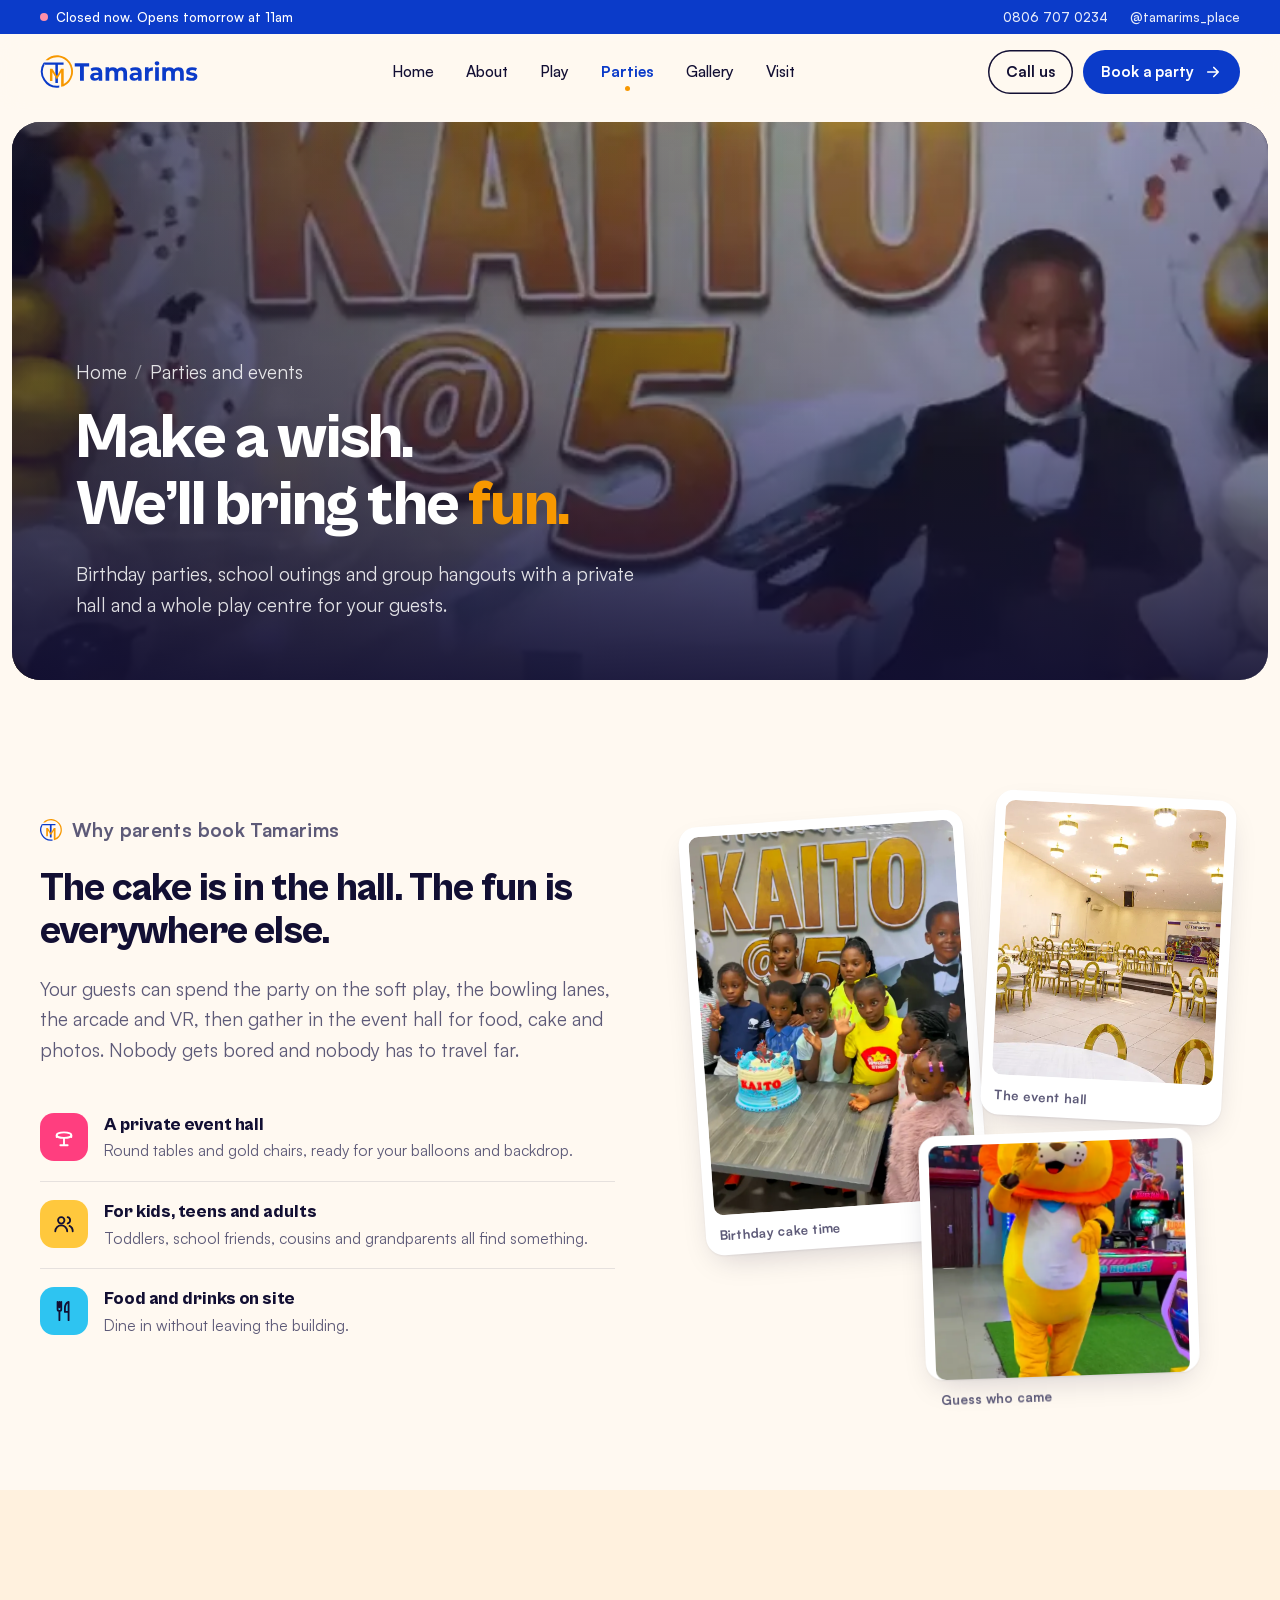
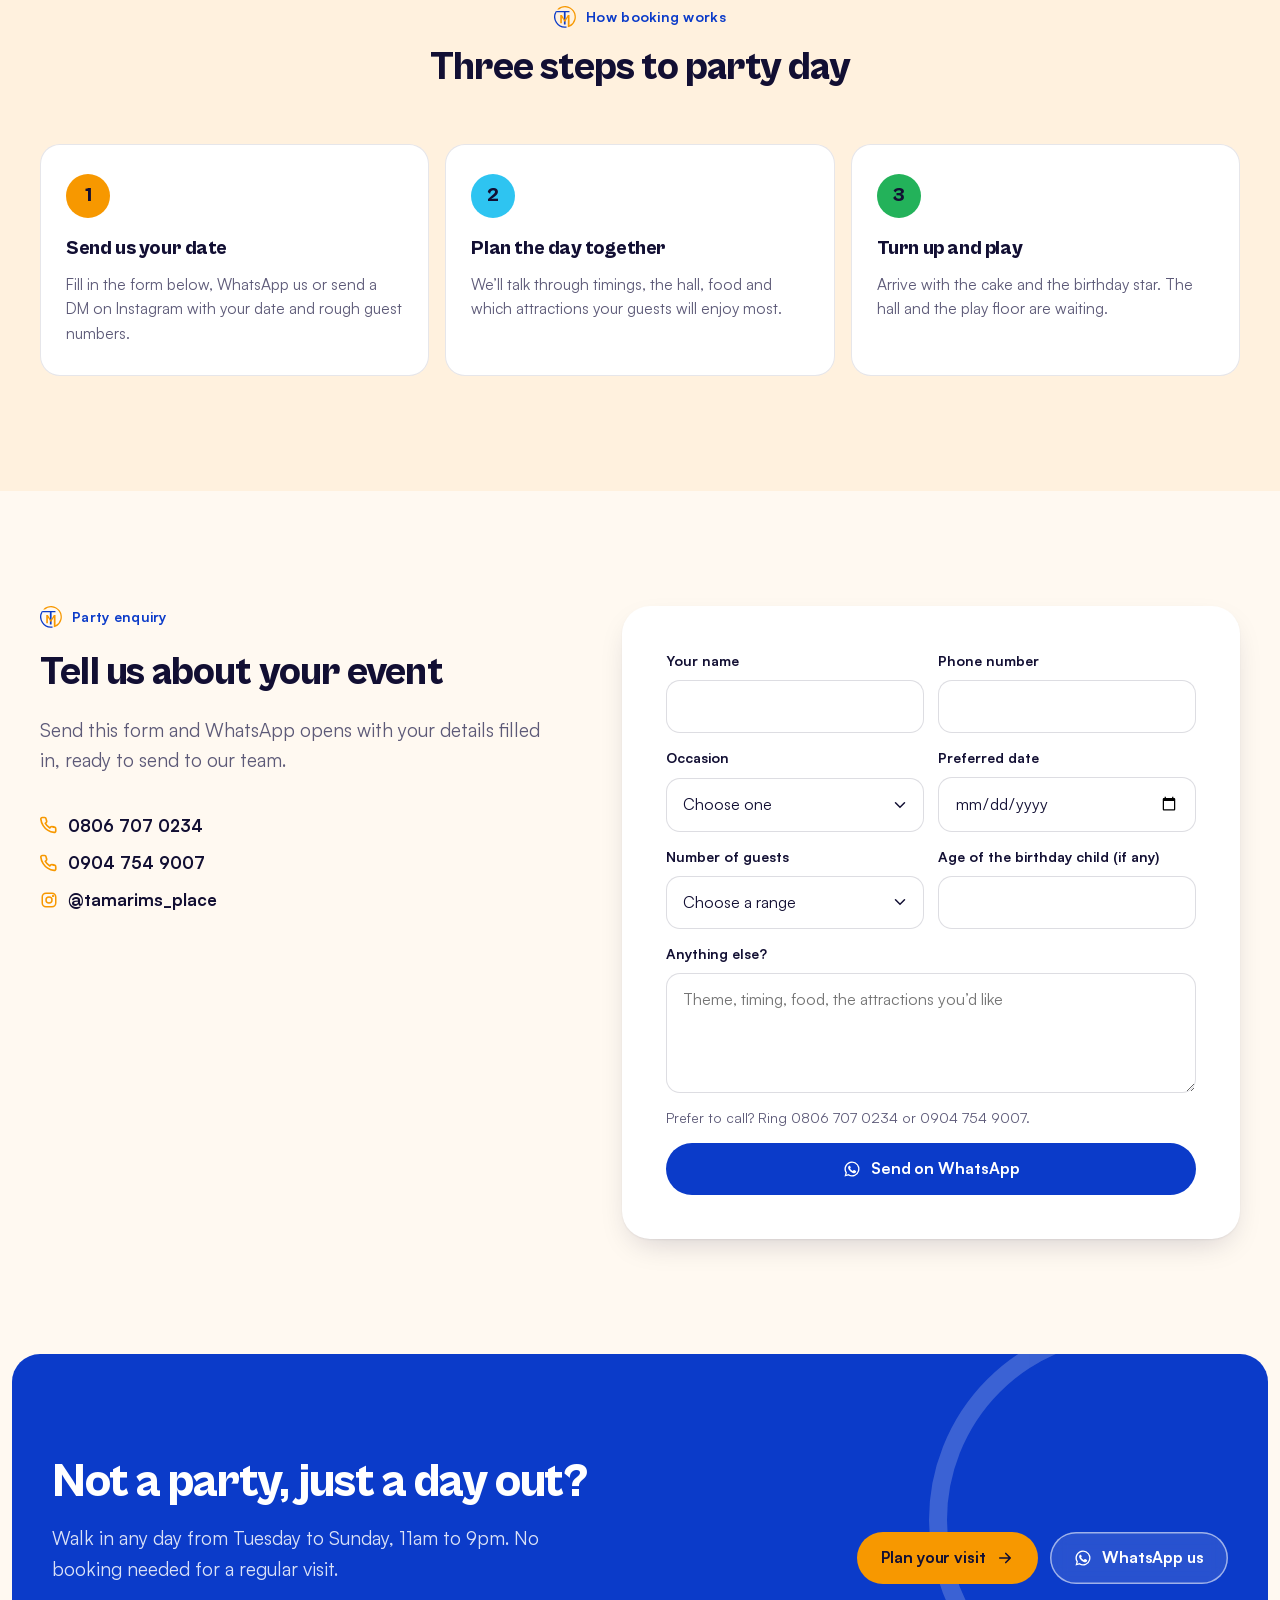
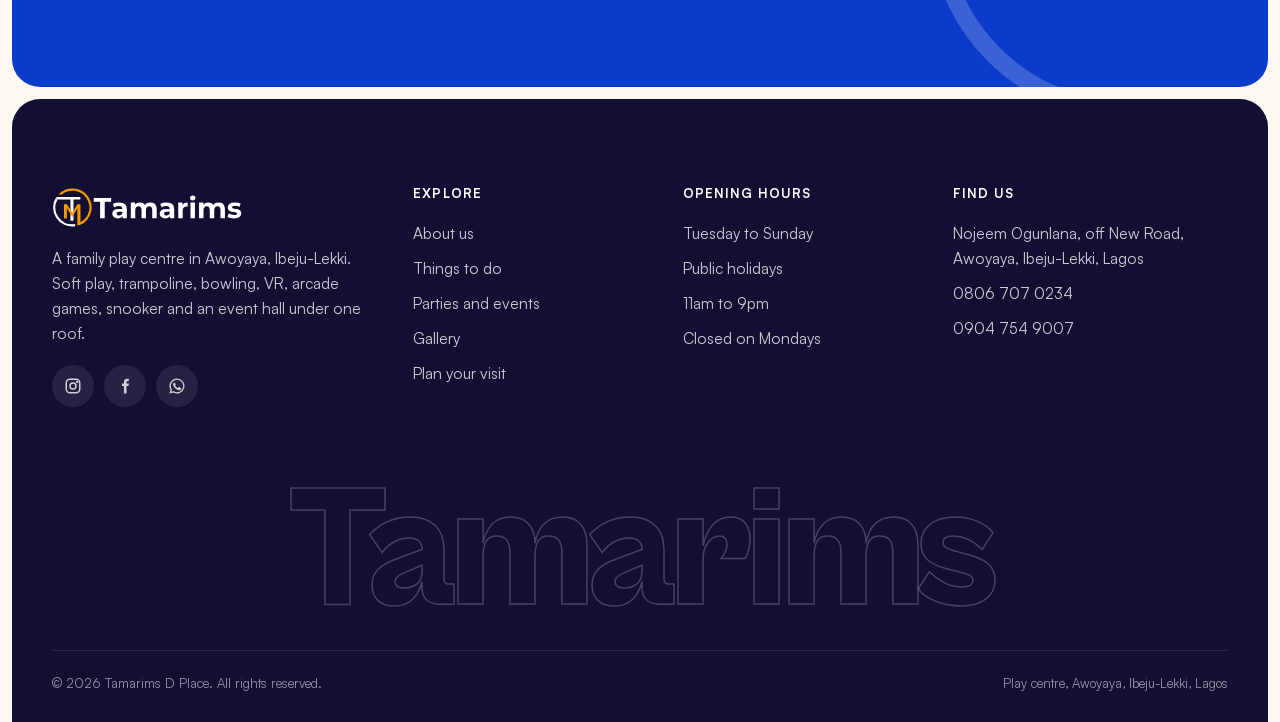
<file: parties.html>
<!doctype html>
<html lang="en-NG">
<head>
<meta charset="utf-8">
<meta name="viewport" content="width=device-width, initial-scale=1, viewport-fit=cover">
<title>Parties and events | Tamarims D Place</title>
<meta name="description" content="Birthday parties, school trips and group events at Tamarims D Place in Awoyaya, Ibeju-Lekki. A private event hall plus soft play, bowling, VR and arcade games for your guests.">
<meta name="theme-color" content="#FFF9F1">
<link rel="canonical" href="https://tamarims.com/parties.html">
<meta property="og:type" content="website">
<meta property="og:site_name" content="Tamarims D Place">
<meta property="og:title" content="Parties and events | Tamarims D Place">
<meta property="og:description" content="Birthday parties, school trips and group events at Tamarims D Place in Awoyaya, Ibeju-Lekki. A private event hall plus soft play, bowling, VR and arcade games for your guests.">
<meta property="og:image" content="https://tamarims.com/assets/img/og-image.jpg">
<meta property="og:url" content="https://tamarims.com/parties.html">
<meta name="twitter:card" content="summary_large_image">
<link rel="icon" href="favicon.svg" type="image/svg+xml">
<link rel="icon" href="favicon.png" type="image/png" sizes="64x64">
<link rel="apple-touch-icon" href="apple-touch-icon.png">
<link rel="manifest" href="site.webmanifest">
<link rel="preload" href="assets/fonts/cabinet-grotesk-800.woff2" as="font" type="font/woff2" crossorigin>
<link rel="preload" href="assets/fonts/satoshi-500.woff2" as="font" type="font/woff2" crossorigin>
<link rel="stylesheet" href="assets/css/style.css">
</head><body>
<a class="skip" href="#main">Skip to content</a>
<div class="strip">
  <div class="wrap">
    <p class="strip__status"><span class="strip__dot" data-status-dot></span><span data-status>Open Tuesday to Sunday, 11am to 9pm</span></p>
    <div class="strip__links">
      <a href="tel:+2348067070234">0806 707 0234</a>
      <a href="https://www.instagram.com/tamarims_place/" target="_blank" rel="noopener">@tamarims_place</a>
    </div>
  </div>
</div>
<header class="nav">
  <div class="wrap">
    <a class="nav__logo" href="./" aria-label="Tamarims D Place, home"><img src="assets/logo/logo.svg" alt="Tamarims" width="158" height="35"></a>
    <nav class="nav__menu" aria-label="Main">
        <a href="./">Home</a>
        <a href="about.html">About</a>
        <a href="play.html">Play</a>
        <a href="parties.html" aria-current="page">Parties</a>
        <a href="gallery.html">Gallery</a>
        <a href="visit.html">Visit</a>
    </nav>
    <div class="nav__cta">
      <a class="btn btn--line btn--sm" href="tel:+2348067070234">Call us</a>
      <a class="btn btn--blue btn--sm" href="parties.html#book">Book a party <svg viewBox="0 0 24 24" fill="none" stroke="currentColor" stroke-width="2.2" stroke-linecap="round" stroke-linejoin="round" aria-hidden="true"><path d="M5 12h14M13 6l6 6-6 6"/></svg></a>
      <button class="nav__toggle" type="button" aria-label="Open menu" aria-expanded="false" aria-controls="drawer"><span></span></button>
    </div>
  </div>
</header>
<div class="drawer" id="drawer">
  <ul class="drawer__links">
      <li><a href="./">Home<span style="background:var(--amber)"></span></a></li>
      <li><a href="about.html">About<span style="background:var(--violet)"></span></a></li>
      <li><a href="play.html">Play<span style="background:var(--sun)"></span></a></li>
      <li><a href="parties.html">Parties<span style="background:var(--berry)"></span></a></li>
      <li><a href="gallery.html">Gallery<span style="background:var(--sky)"></span></a></li>
      <li><a href="visit.html">Visit<span style="background:var(--leaf)"></span></a></li>
  </ul>
  <div class="drawer__foot">
    <a class="btn btn--amber" href="parties.html#book">Book a party <svg viewBox="0 0 24 24" fill="none" stroke="currentColor" stroke-width="2.2" stroke-linecap="round" stroke-linejoin="round" aria-hidden="true"><path d="M5 12h14M13 6l6 6-6 6"/></svg></a>
    <a class="btn btn--ghost" href="tel:+2348067070234"><svg viewBox="0 0 24 24" fill="none" stroke="currentColor" stroke-width="2.2" stroke-linecap="round" stroke-linejoin="round" aria-hidden="true"><path d="M21 16.9v3a2 2 0 0 1-2.2 2 19.8 19.8 0 0 1-8.6-3.1 19.5 19.5 0 0 1-6-6A19.8 19.8 0 0 1 1.1 4.2 2 2 0 0 1 3.1 2h3a2 2 0 0 1 2 1.7c.1 1 .4 1.9.7 2.8a2 2 0 0 1-.5 2.1L7.1 9.9a16 16 0 0 0 6 6l1.3-1.3a2 2 0 0 1 2.1-.4c.9.3 1.8.6 2.8.7a2 2 0 0 1 1.7 2z"/></svg> 0806 707 0234</a>
    <p>Tuesday to Sunday and public holidays, 11am to 9pm.<br>Awoyaya, Ibeju-Lekki, Lagos.</p>
  </div>
</div>

<main id="main">
<section class="phero">
  <div class="phero__stage">
    <div class="phero__media"><video autoplay muted loop playsinline poster="assets/video/t-party.webp" aria-hidden="true"><source src="assets/video/t-party.mp4" type="video/mp4"></video></div>
    <div class="phero__content">
      <p class="crumbs"><a href="./">Home</a><span>/</span>Parties and events</p>
      <h1><span class="line"><span>Make a wish.</span></span><span class="line"><span>We’ll bring the <span class="hl">fun.</span></span></span></h1>
      <p>Birthday parties, school outings and group hangouts with a private hall and a whole play centre for your guests.</p>
    </div>
  </div>
</section>

<section class="section">
  <div class="wrap intro">
    <div class="intro__copy" data-reveal>
      <p class="kicker">Why parents book Tamarims</p>
      <h2 class="h2">The cake is in the hall. The fun is everywhere else.</h2>
      <p>Your guests can spend the party on the soft play, the bowling lanes, the arcade and VR, then gather in the event hall for food, cake and photos. Nobody gets bored and nobody has to travel far.</p>
      <ul class="features">
        <li><span class="ico t-berry"><svg viewBox="0 0 24 24" fill="none" stroke="currentColor" stroke-width="2" stroke-linecap="round" stroke-linejoin="round" aria-hidden="true"><ellipse cx="12" cy="10" rx="8" ry="3"/><path d="M12 13v8M8 21h8M4 10v2M20 10v2"/></svg></span><div><h3>A private event hall</h3><p>Round tables and gold chairs, ready for your balloons and backdrop.</p></div></li>
        <li><span class="ico t-sun"><svg viewBox="0 0 24 24" fill="none" stroke="currentColor" stroke-width="2" stroke-linecap="round" stroke-linejoin="round" aria-hidden="true"><circle cx="9" cy="8" r="3.5"/><path d="M2.5 20a6.5 6.5 0 0 1 13 0M16 4.6a3.5 3.5 0 0 1 0 6.8M18 14a6.5 6.5 0 0 1 3.5 6"/></svg></span><div><h3>For kids, teens and adults</h3><p>Toddlers, school friends, cousins and grandparents all find something.</p></div></li>
        <li><span class="ico t-sky"><svg viewBox="0 0 24 24" fill="none" stroke="currentColor" stroke-width="2" stroke-linecap="round" stroke-linejoin="round" aria-hidden="true"><path d="M5 2v8a2 2 0 0 0 2 2v10M9 2v8a2 2 0 0 1-2 2M7 2v6M17 22V2c-2.5 1-4 3.5-4 7v4h4"/></svg></span><div><h3>Food and drinks on site</h3><p>Dine in without leaving the building.</p></div></li>
      </ul>
    </div>
    <div class="collage" data-reveal style="--d:.1s">
      <figure class="ph"><img src="assets/img/party-kaito.webp" alt="Children gathered around a birthday cake" width="720" height="1280" loading="lazy" decoding="async"><span>Birthday cake time</span></figure>
      <figure class="ph"><img src="assets/img/gm-event-hall-sm.webp" alt="The event hall set with round tables and gold chairs" width="820" height="547" loading="lazy" decoding="async"><span>The event hall</span></figure>
      <figure class="ph"><video class="" data-autoplay data-src="assets/video/t-mascot.mp4" poster="assets/video/t-mascot.webp" muted loop playsinline preload="none" aria-label="The lion mascot dancing"></video><span>Guess who came</span></figure>
    </div>
  </div>
</section>

<section class="section party">
  <div class="wrap">
    <div class="head head--center" data-reveal>
      <p class="kicker">How booking works</p>
      <h2 class="h2">Three steps to party day</h2>
    </div>
    <div class="steps">
      <div class="step" style="--c:var(--amber)" data-reveal><h3>Send us your date</h3><p>Fill in the form below, WhatsApp us or send a DM on Instagram with your date and rough guest numbers.</p></div>
      <div class="step" style="--c:var(--sky)" data-reveal><h3>Plan the day together</h3><p>We’ll talk through timings, the hall, food and which attractions your guests will enjoy most.</p></div>
      <div class="step" style="--c:var(--leaf)" data-reveal><h3>Turn up and play</h3><p>Arrive with the cake and the birthday star. The hall and the play floor are waiting.</p></div>
    </div>
  </div>
</section>

<section class="section" id="book">
  <div class="wrap split">
    <div class="split__aside" data-reveal>
      <p class="kicker">Party enquiry</p>
      <h2 class="h2">Tell us about your event</h2>
      <p class="lead">Send this form and WhatsApp opens with your details filled in, ready to send to our team.</p>
      <div class="contact-lines">
        <a href="tel:+2348067070234"><svg viewBox="0 0 24 24" fill="none" stroke="currentColor" stroke-width="2.2" stroke-linecap="round" stroke-linejoin="round" aria-hidden="true"><path d="M21 16.9v3a2 2 0 0 1-2.2 2 19.8 19.8 0 0 1-8.6-3.1 19.5 19.5 0 0 1-6-6A19.8 19.8 0 0 1 1.1 4.2 2 2 0 0 1 3.1 2h3a2 2 0 0 1 2 1.7c.1 1 .4 1.9.7 2.8a2 2 0 0 1-.5 2.1L7.1 9.9a16 16 0 0 0 6 6l1.3-1.3a2 2 0 0 1 2.1-.4c.9.3 1.8.6 2.8.7a2 2 0 0 1 1.7 2z"/></svg>0806 707 0234</a>
        <a href="tel:+2349047549007"><svg viewBox="0 0 24 24" fill="none" stroke="currentColor" stroke-width="2.2" stroke-linecap="round" stroke-linejoin="round" aria-hidden="true"><path d="M21 16.9v3a2 2 0 0 1-2.2 2 19.8 19.8 0 0 1-8.6-3.1 19.5 19.5 0 0 1-6-6A19.8 19.8 0 0 1 1.1 4.2 2 2 0 0 1 3.1 2h3a2 2 0 0 1 2 1.7c.1 1 .4 1.9.7 2.8a2 2 0 0 1-.5 2.1L7.1 9.9a16 16 0 0 0 6 6l1.3-1.3a2 2 0 0 1 2.1-.4c.9.3 1.8.6 2.8.7a2 2 0 0 1 1.7 2z"/></svg>0904 754 9007</a>
        <a href="https://www.instagram.com/tamarims_place/" target="_blank" rel="noopener"><svg viewBox="0 0 24 24" fill="none" stroke="currentColor" stroke-width="2" stroke-linecap="round" stroke-linejoin="round" aria-hidden="true"><rect x="3" y="3" width="18" height="18" rx="5"/><circle cx="12" cy="12" r="4"/><circle cx="17.5" cy="6.5" r=".6" fill="currentColor"/></svg>@tamarims_place</a>
      </div>
    </div>
    <div class="form-card" data-reveal style="--d:.1s">
      <form class="form" data-whatsapp="Hello Tamarims, I’d like to plan an event.">
        <div class="field"><label for="p-name">Your name</label><input id="p-name" name="name" data-label="Name" autocomplete="name" required></div>
        <div class="field"><label for="p-phone">Phone number</label><input id="p-phone" name="phone" data-label="Phone" type="tel" autocomplete="tel" required></div>
        <div class="field"><label for="p-type">Occasion</label>
          <select id="p-type" name="type" data-label="Occasion" required>
            <option value="">Choose one</option><option>Birthday party</option><option>School trip</option><option>Company or team outing</option><option>Family get-together</option><option>Something else</option>
          </select></div>
        <div class="field"><label for="p-date">Preferred date</label><input id="p-date" name="date" data-label="Date" type="date" required></div>
        <div class="field"><label for="p-guests">Number of guests</label>
          <select id="p-guests" name="guests" data-label="Guests" required>
            <option value="">Choose a range</option><option>Up to 15</option><option>15 to 30</option><option>30 to 50</option><option>50 to 100</option><option>More than 100</option>
          </select></div>
        <div class="field"><label for="p-age">Age of the birthday child (if any)</label><input id="p-age" name="age" data-label="Child’s age" inputmode="numeric"></div>
        <div class="field field--full"><label for="p-msg">Anything else?</label><textarea id="p-msg" name="message" data-label="Notes" placeholder="Theme, timing, food, the attractions you’d like"></textarea></div>
        <p class="form__note">Prefer to call? Ring 0806 707 0234 or 0904 754 9007.</p>
        <div class="field--full"><button class="btn btn--blue" type="submit" style="width:100%"><svg viewBox="0 0 24 24" fill="currentColor" aria-hidden="true"><path d="M12 2a10 10 0 0 0-8.6 15.1L2 22l5-1.3A10 10 0 1 0 12 2zm0 18.2a8.2 8.2 0 0 1-4.2-1.2l-.3-.2-3 .8.8-2.9-.2-.3A8.2 8.2 0 1 1 12 20.2zm4.5-6.1c-.2-.1-1.5-.7-1.7-.8s-.4-.1-.6.1-.7.8-.8 1-.3.2-.5.1a6.7 6.7 0 0 1-3.3-2.9c-.3-.4.3-.4.7-1.3.1-.2 0-.3 0-.4l-.8-1.8c-.2-.5-.4-.4-.6-.4h-.5a1 1 0 0 0-.7.3 3 3 0 0 0-.9 2.2 5.2 5.2 0 0 0 1.1 2.7 11.8 11.8 0 0 0 4.5 4c1.7.7 2.3.8 3.2.6.5-.1 1.5-.6 1.7-1.2s.2-1.1.2-1.2-.2-.2-.5-.3z"/></svg> Send on WhatsApp</button></div>
      </form>
    </div>
  </div>
</section>

<section class="cta" aria-label="Plan your visit">
  <div class="cta__rings" aria-hidden="true">
    <svg viewBox="0 0 560 560"><g class="r1" fill="none" stroke-width="34" stroke-linecap="butt"><path d="M280 34a246 246 0 0 1 0 492" stroke="#F79800"/></g><g class="r2" fill="none" stroke-width="18"><path d="M280 470a190 190 0 0 1 0-380" stroke="rgba(255,255,255,.22)"/></g></svg>
  </div>
  <div class="wrap">
    <div data-reveal>
      <h2>Not a party, just a day out?</h2>
      <p>Walk in any day from Tuesday to Sunday, 11am to 9pm. No booking needed for a regular visit.</p>
    </div>
    <div class="btns" data-reveal style="--d:.1s">
      <a class="btn btn--amber" href="visit.html">Plan your visit <svg viewBox="0 0 24 24" fill="none" stroke="currentColor" stroke-width="2.2" stroke-linecap="round" stroke-linejoin="round" aria-hidden="true"><path d="M5 12h14M13 6l6 6-6 6"/></svg></a>
      <a class="btn btn--ghost" href="https://wa.me/2348067070234" target="_blank" rel="noopener"><svg viewBox="0 0 24 24" fill="currentColor" aria-hidden="true"><path d="M12 2a10 10 0 0 0-8.6 15.1L2 22l5-1.3A10 10 0 1 0 12 2zm0 18.2a8.2 8.2 0 0 1-4.2-1.2l-.3-.2-3 .8.8-2.9-.2-.3A8.2 8.2 0 1 1 12 20.2zm4.5-6.1c-.2-.1-1.5-.7-1.7-.8s-.4-.1-.6.1-.7.8-.8 1-.3.2-.5.1a6.7 6.7 0 0 1-3.3-2.9c-.3-.4.3-.4.7-1.3.1-.2 0-.3 0-.4l-.8-1.8c-.2-.5-.4-.4-.6-.4h-.5a1 1 0 0 0-.7.3 3 3 0 0 0-.9 2.2 5.2 5.2 0 0 0 1.1 2.7 11.8 11.8 0 0 0 4.5 4c1.7.7 2.3.8 3.2.6.5-.1 1.5-.6 1.7-1.2s.2-1.1.2-1.2-.2-.2-.5-.3z"/></svg> WhatsApp us</a>
    </div>
  </div>
</section>
</main>

<footer class="footer">
  <div class="wrap">
    <div class="footer__top">
      <div class="footer__brand">
        <img src="assets/logo/logo-white.svg" alt="Tamarims" width="190" height="42" loading="lazy">
        <p>A family play centre in Awoyaya, Ibeju-Lekki. Soft play, trampoline, bowling, VR, arcade games, snooker and an event hall under one roof.</p>
        <div class="socials">
          <a href="https://www.instagram.com/tamarims_place/" target="_blank" rel="noopener" aria-label="Instagram"><svg viewBox="0 0 24 24" fill="none" stroke="currentColor" stroke-width="2" stroke-linecap="round" stroke-linejoin="round" aria-hidden="true"><rect x="3" y="3" width="18" height="18" rx="5"/><circle cx="12" cy="12" r="4"/><circle cx="17.5" cy="6.5" r=".6" fill="currentColor"/></svg></a>
          <a href="https://www.facebook.com/profile.php?id=61575463236864" target="_blank" rel="noopener" aria-label="Facebook"><svg viewBox="0 0 24 24" fill="currentColor" aria-hidden="true"><path d="M14 8.5V6.8c0-.8.2-1.3 1.4-1.3H17V2.3c-.3 0-1.3-.1-2.4-.1-2.4 0-4 1.4-4 4.1v2.2H8v3.5h2.6V22H14V12h2.7l.4-3.5H14z"/></svg></a>
          <a href="https://wa.me/2348067070234" target="_blank" rel="noopener" aria-label="WhatsApp"><svg viewBox="0 0 24 24" fill="currentColor" aria-hidden="true"><path d="M12 2a10 10 0 0 0-8.6 15.1L2 22l5-1.3A10 10 0 1 0 12 2zm0 18.2a8.2 8.2 0 0 1-4.2-1.2l-.3-.2-3 .8.8-2.9-.2-.3A8.2 8.2 0 1 1 12 20.2zm4.5-6.1c-.2-.1-1.5-.7-1.7-.8s-.4-.1-.6.1-.7.8-.8 1-.3.2-.5.1a6.7 6.7 0 0 1-3.3-2.9c-.3-.4.3-.4.7-1.3.1-.2 0-.3 0-.4l-.8-1.8c-.2-.5-.4-.4-.6-.4h-.5a1 1 0 0 0-.7.3 3 3 0 0 0-.9 2.2 5.2 5.2 0 0 0 1.1 2.7 11.8 11.8 0 0 0 4.5 4c1.7.7 2.3.8 3.2.6.5-.1 1.5-.6 1.7-1.2s.2-1.1.2-1.2-.2-.2-.5-.3z"/></svg></a>
        </div>
      </div>
      <div>
        <h4>Explore</h4>
        <ul>
          <li><a href="about.html">About us</a></li>
          <li><a href="play.html">Things to do</a></li>
          <li><a href="parties.html">Parties and events</a></li>
          <li><a href="gallery.html">Gallery</a></li>
          <li><a href="visit.html">Plan your visit</a></li>
        </ul>
      </div>
      <div>
        <h4>Opening hours</h4>
        <ul>
          <li>Tuesday to Sunday</li>
          <li>Public holidays</li>
          <li>11am to 9pm</li>
          <li>Closed on Mondays</li>
        </ul>
      </div>
      <div>
        <h4>Find us</h4>
        <ul>
          <li><a href="https://www.google.com/maps/search/?api=1&query=Tamarims+D-Place+Awoyaya+Lekki+Lagos" target="_blank" rel="noopener">Nojeem Ogunlana, off New Road, Awoyaya, Ibeju-Lekki, Lagos</a></li>
          <li><a href="tel:+2348067070234">0806 707 0234</a></li>
          <li><a href="tel:+2349047549007">0904 754 9007</a></li>
        </ul>
      </div>
    </div>
    <div class="footer__big" aria-hidden="true">Tamarims</div>
    <div class="footer__bottom">
      <p>&copy; <span data-year>2026</span> Tamarims D Place. All rights reserved.</p>
      <p>Play centre, Awoyaya, Ibeju-Lekki, Lagos</p>
    </div>
  </div>
</footer>
<script src="assets/js/main.js" defer></script>
</body>
</html>
</file>
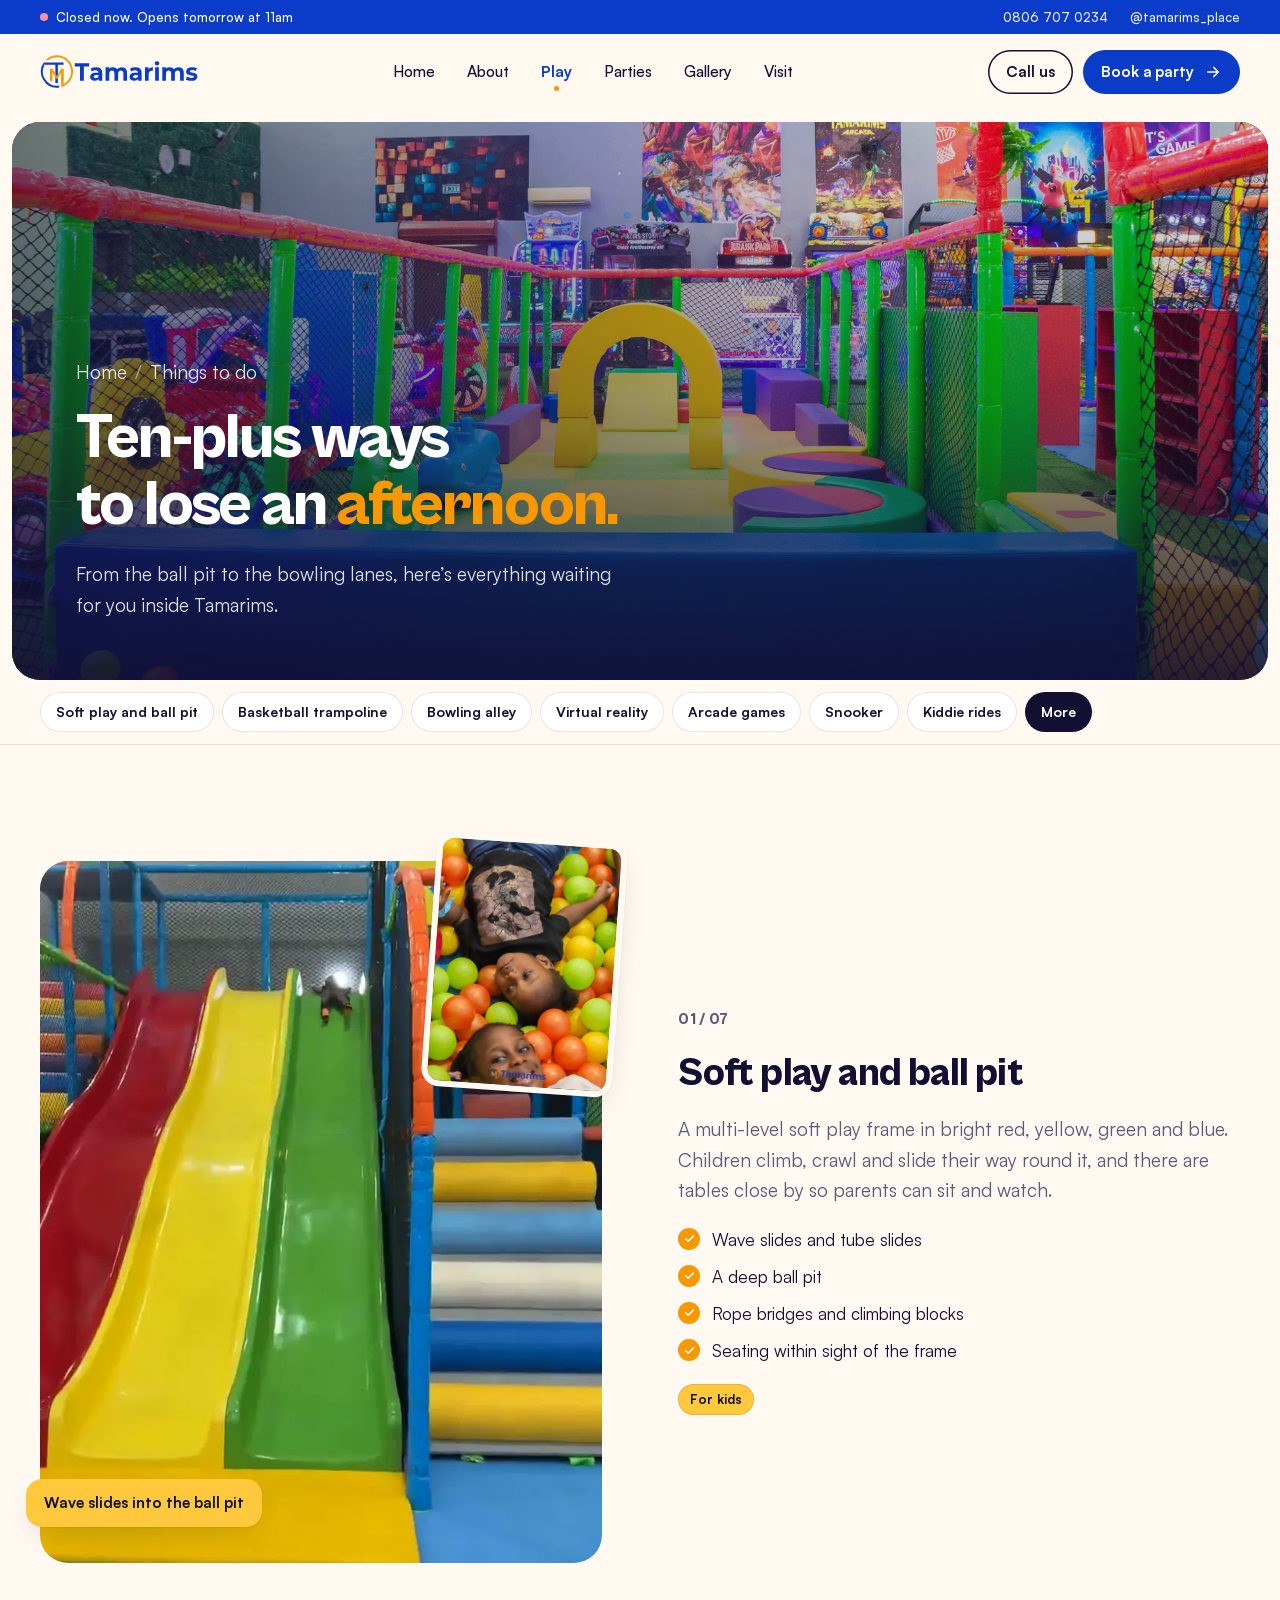
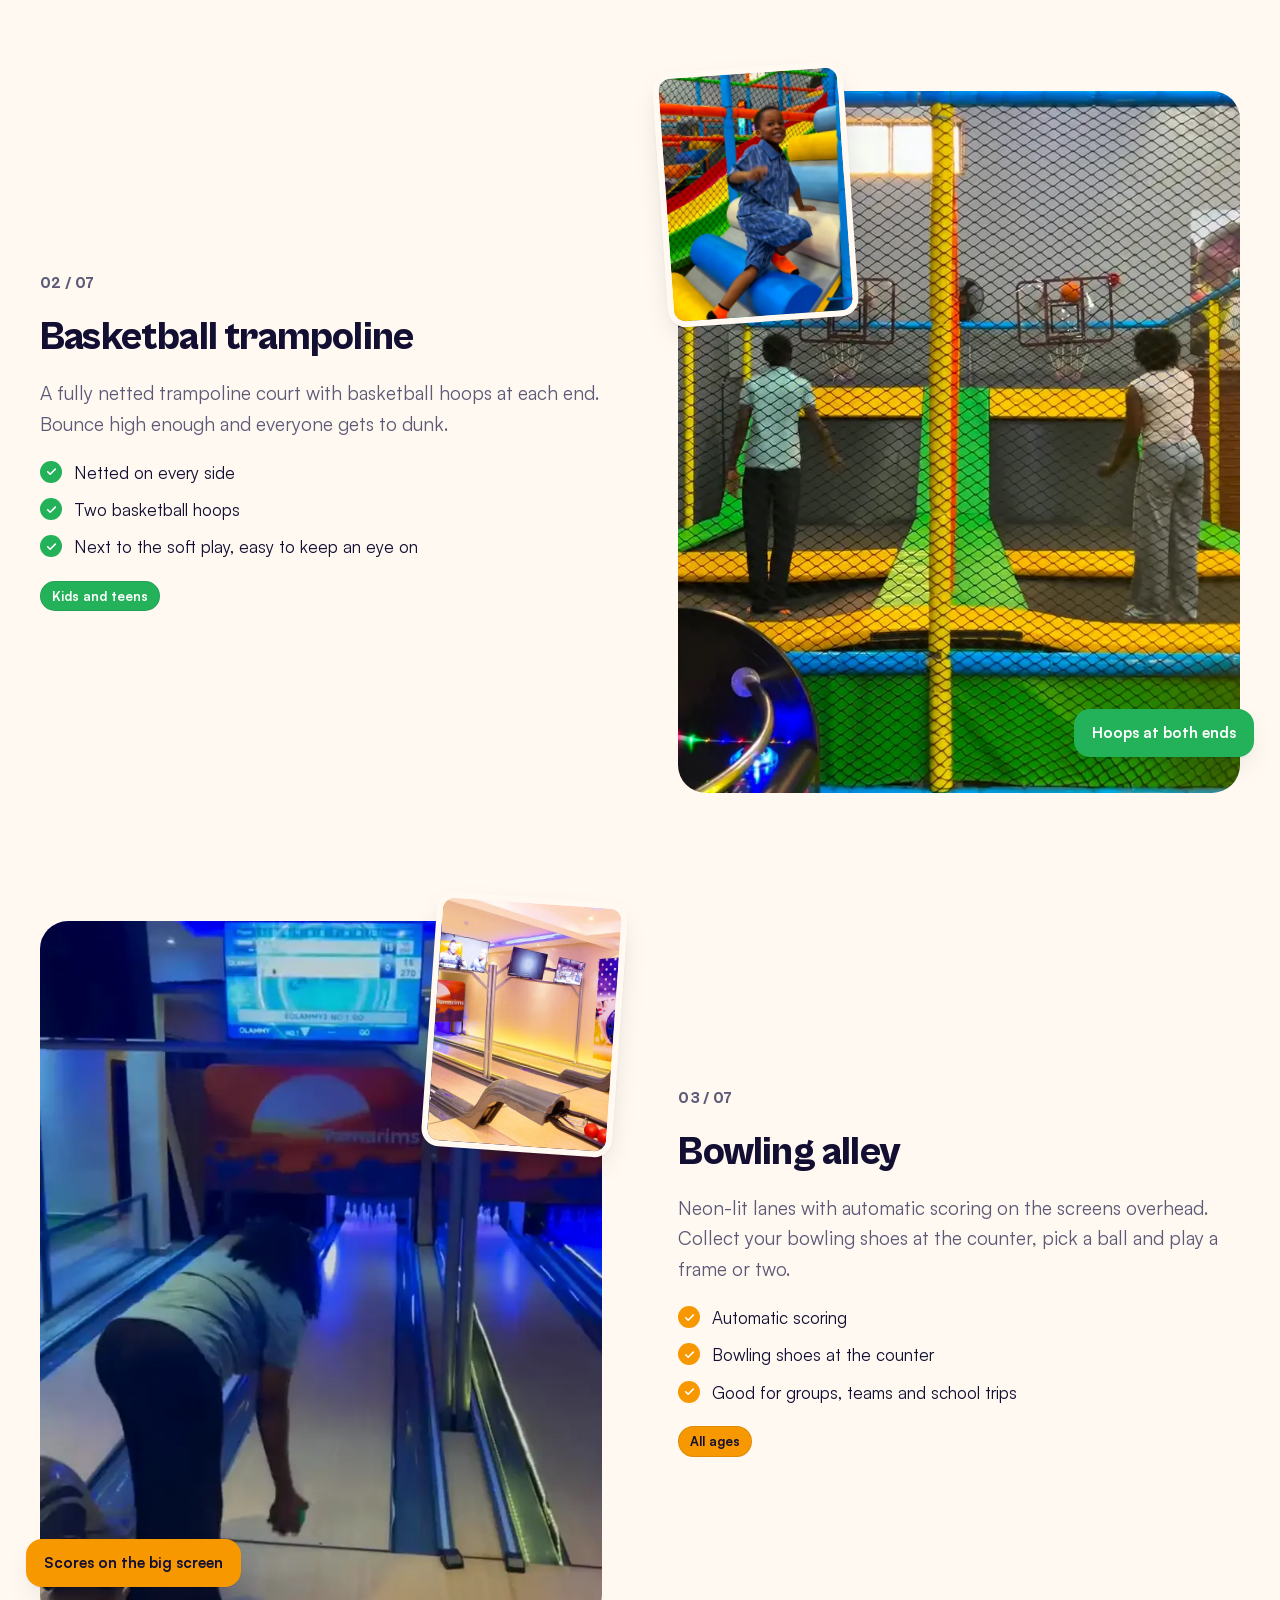
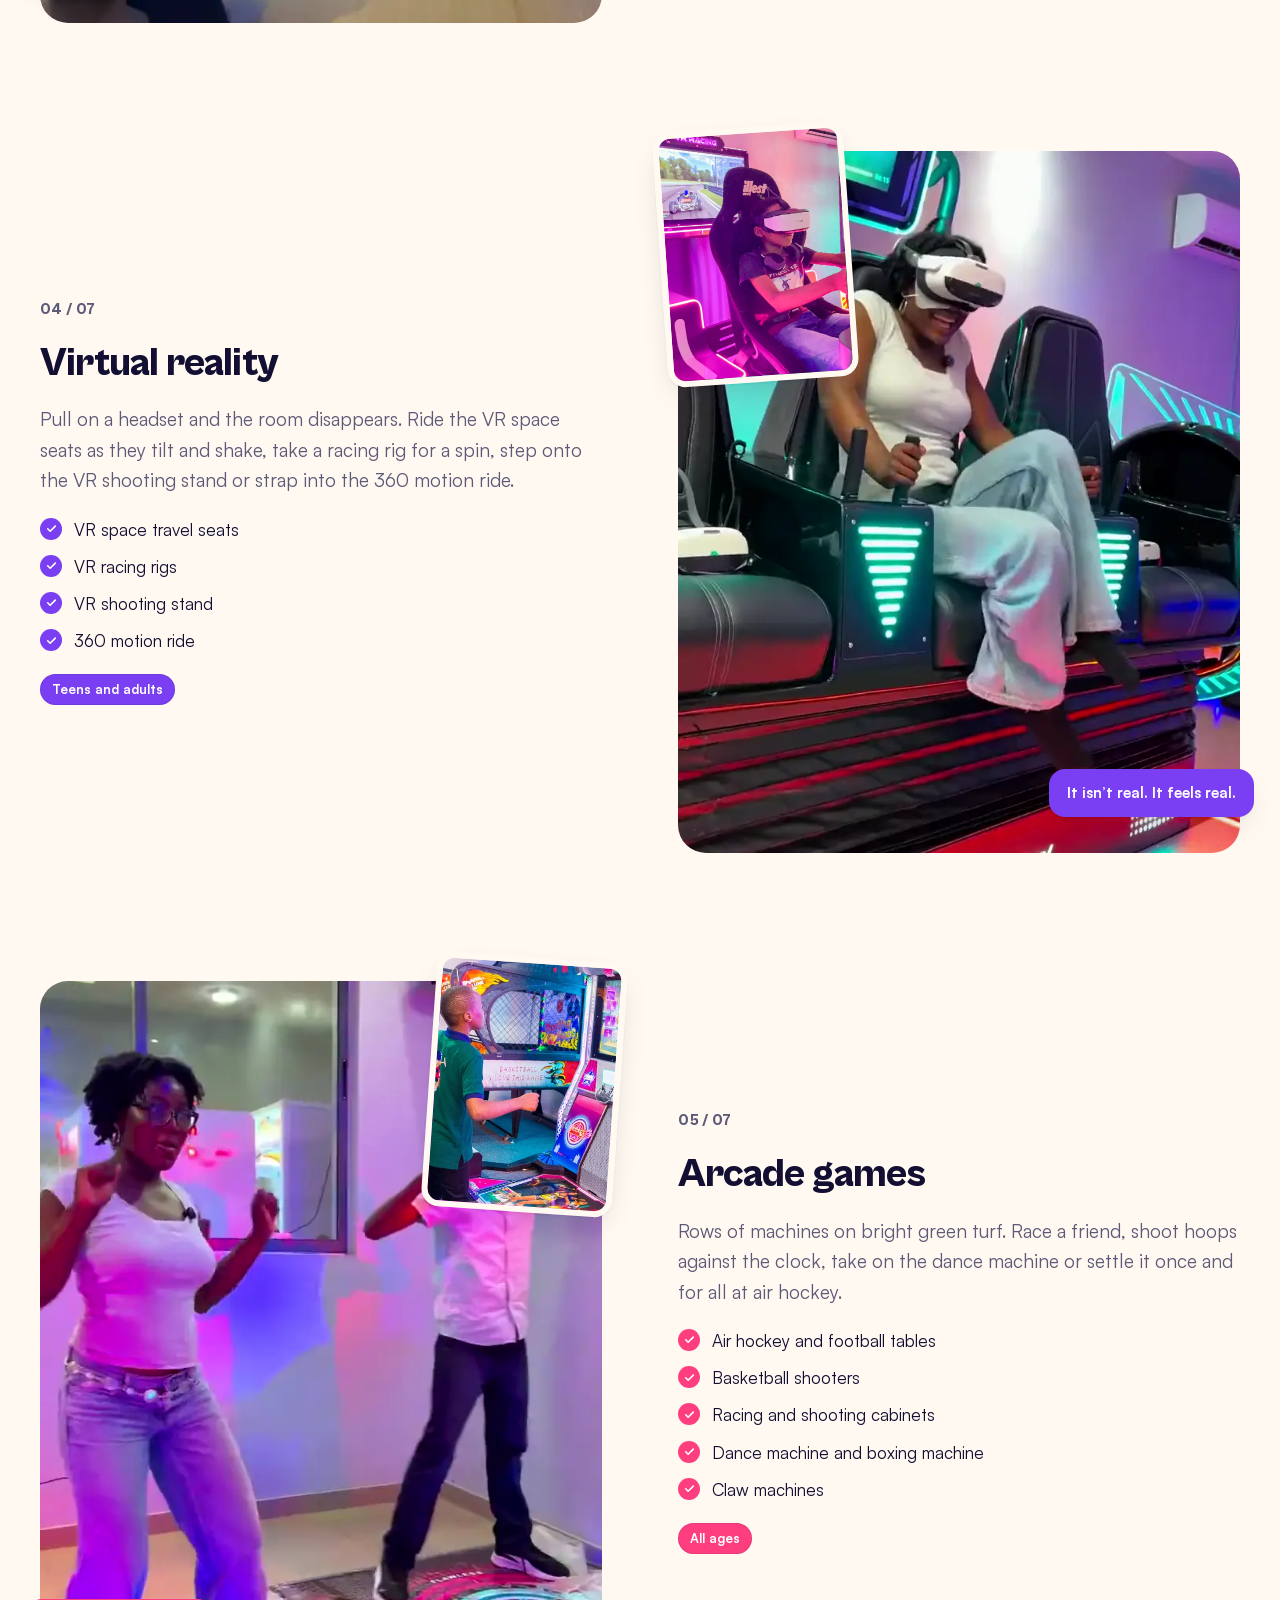
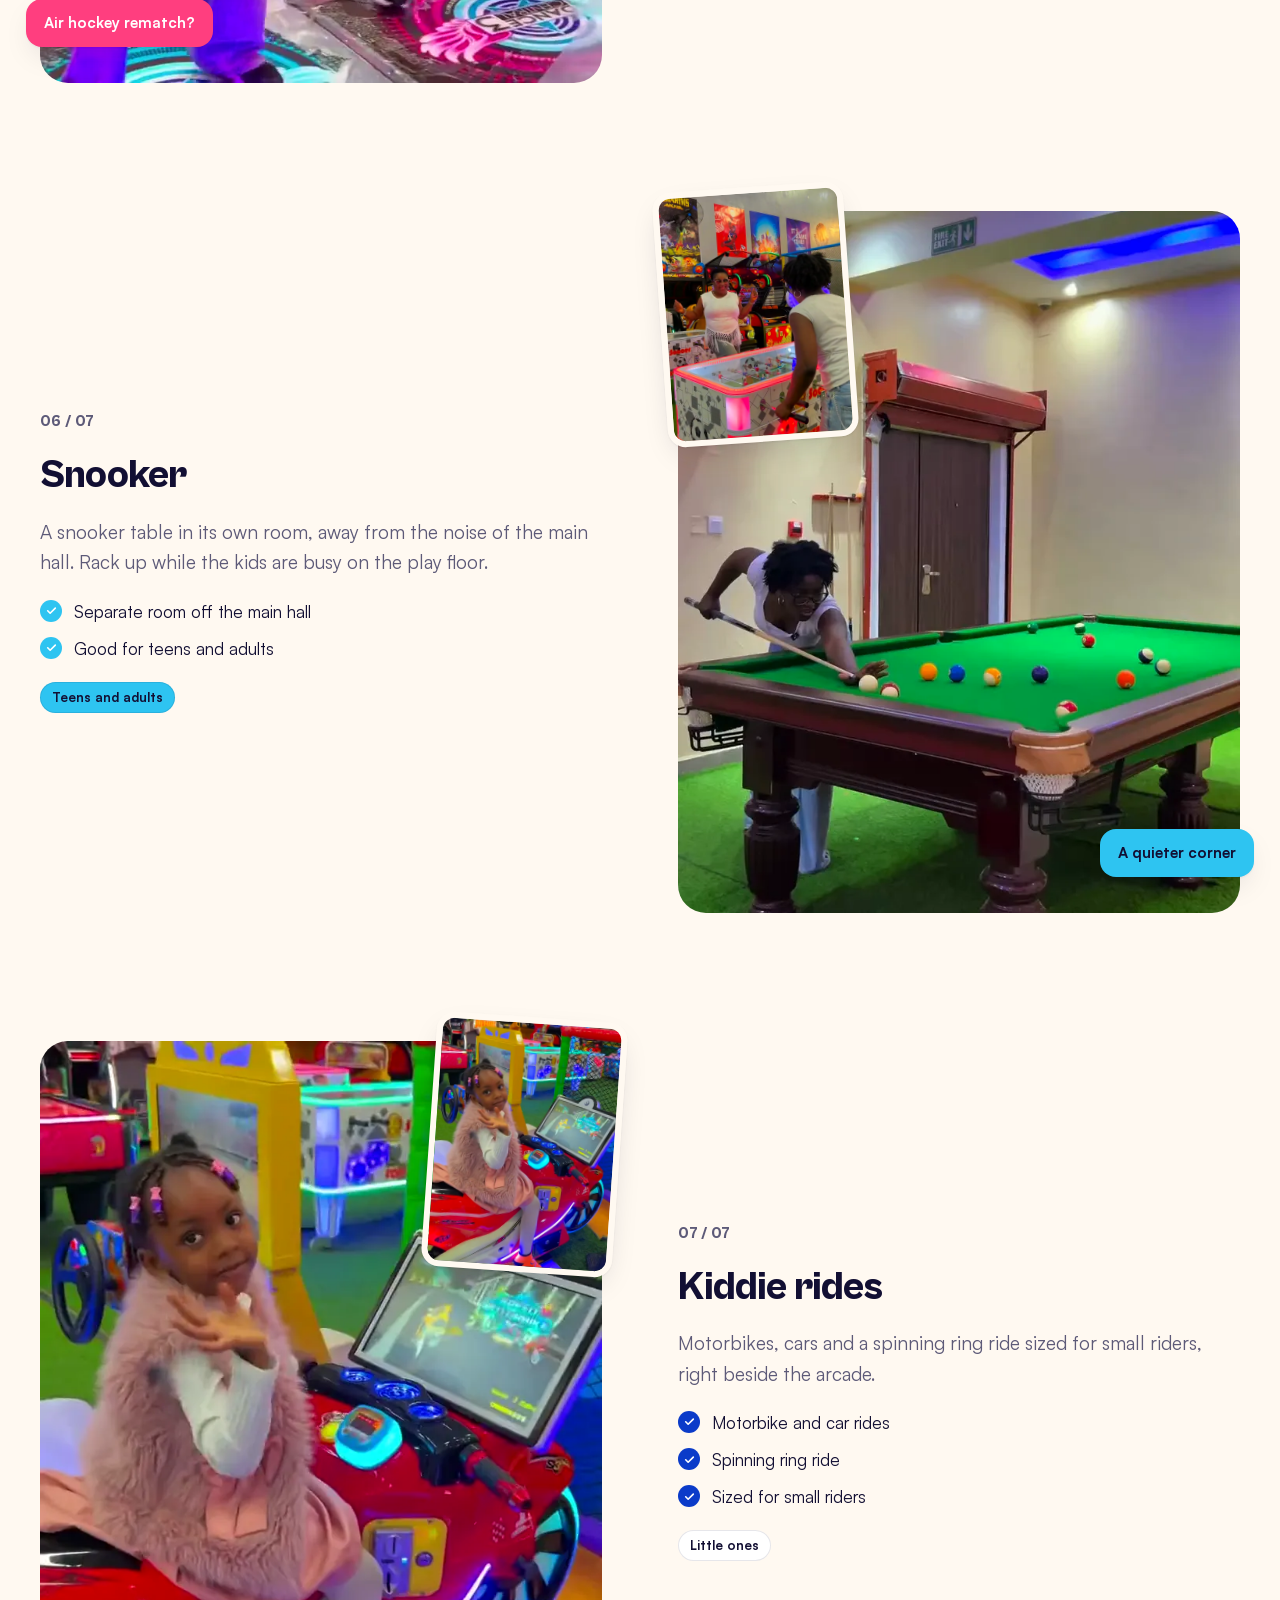
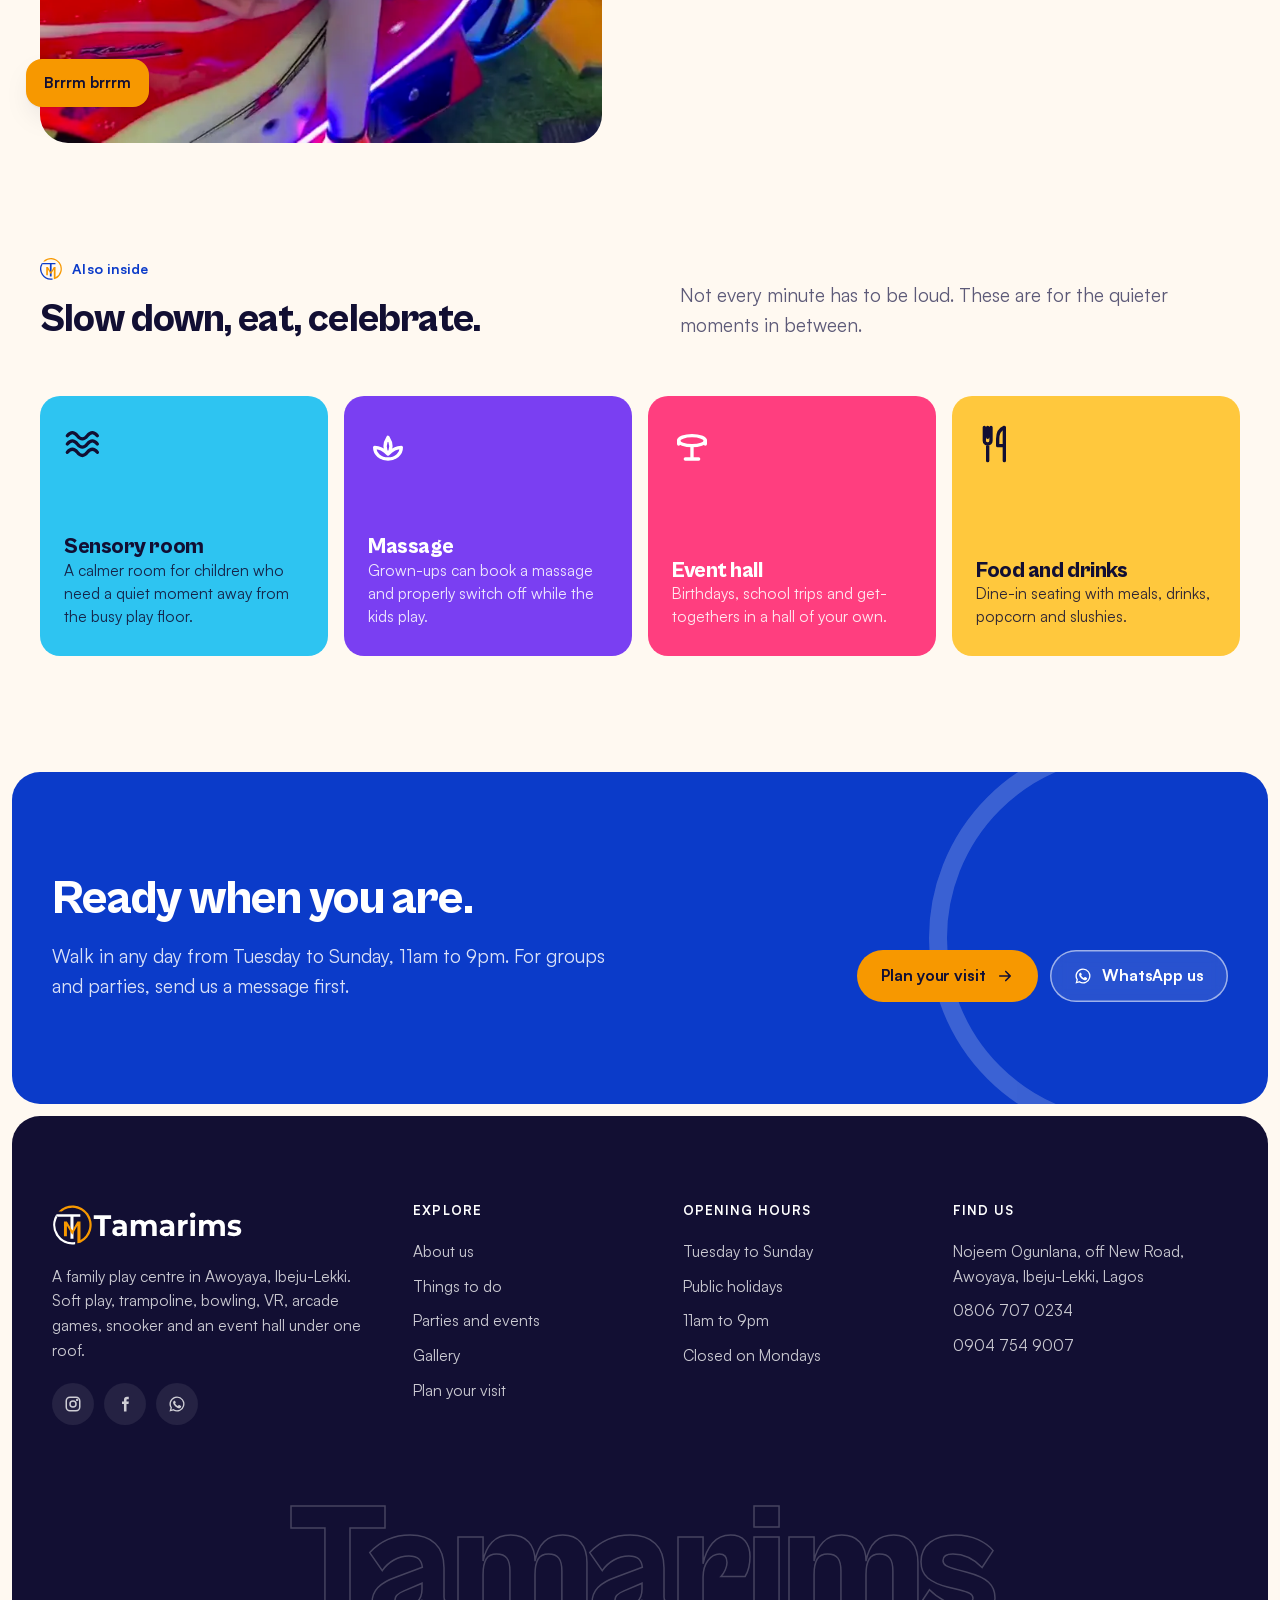
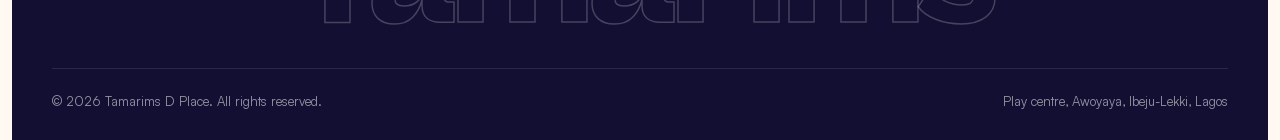
<file: play.html>
<!doctype html>
<html lang="en-NG">
<head>
<meta charset="utf-8">
<meta name="viewport" content="width=device-width, initial-scale=1, viewport-fit=cover">
<title>Things to do | Tamarims D Place</title>
<meta name="description" content="Soft play, basketball trampoline, bowling, VR, arcade games, snooker, kiddie rides, a sensory room and massage at Tamarims D Place in Awoyaya, Ibeju-Lekki.">
<meta name="theme-color" content="#FFF9F1">
<link rel="canonical" href="https://tamarims.com/play.html">
<meta property="og:type" content="website">
<meta property="og:site_name" content="Tamarims D Place">
<meta property="og:title" content="Things to do | Tamarims D Place">
<meta property="og:description" content="Soft play, basketball trampoline, bowling, VR, arcade games, snooker, kiddie rides, a sensory room and massage at Tamarims D Place in Awoyaya, Ibeju-Lekki.">
<meta property="og:image" content="https://tamarims.com/assets/img/og-image.jpg">
<meta property="og:url" content="https://tamarims.com/play.html">
<meta name="twitter:card" content="summary_large_image">
<link rel="icon" href="favicon.svg" type="image/svg+xml">
<link rel="icon" href="favicon.png" type="image/png" sizes="64x64">
<link rel="apple-touch-icon" href="apple-touch-icon.png">
<link rel="manifest" href="site.webmanifest">
<link rel="preload" href="assets/fonts/cabinet-grotesk-800.woff2" as="font" type="font/woff2" crossorigin>
<link rel="preload" href="assets/fonts/satoshi-500.woff2" as="font" type="font/woff2" crossorigin>
<link rel="stylesheet" href="assets/css/style.css">
</head><body>
<a class="skip" href="#main">Skip to content</a>
<div class="strip">
  <div class="wrap">
    <p class="strip__status"><span class="strip__dot" data-status-dot></span><span data-status>Open Tuesday to Sunday, 11am to 9pm</span></p>
    <div class="strip__links">
      <a href="tel:+2348067070234">0806 707 0234</a>
      <a href="https://www.instagram.com/tamarims_place/" target="_blank" rel="noopener">@tamarims_place</a>
    </div>
  </div>
</div>
<header class="nav">
  <div class="wrap">
    <a class="nav__logo" href="./" aria-label="Tamarims D Place, home"><img src="assets/logo/logo.svg" alt="Tamarims" width="158" height="35"></a>
    <nav class="nav__menu" aria-label="Main">
        <a href="./">Home</a>
        <a href="about.html">About</a>
        <a href="play.html" aria-current="page">Play</a>
        <a href="parties.html">Parties</a>
        <a href="gallery.html">Gallery</a>
        <a href="visit.html">Visit</a>
    </nav>
    <div class="nav__cta">
      <a class="btn btn--line btn--sm" href="tel:+2348067070234">Call us</a>
      <a class="btn btn--blue btn--sm" href="parties.html#book">Book a party <svg viewBox="0 0 24 24" fill="none" stroke="currentColor" stroke-width="2.2" stroke-linecap="round" stroke-linejoin="round" aria-hidden="true"><path d="M5 12h14M13 6l6 6-6 6"/></svg></a>
      <button class="nav__toggle" type="button" aria-label="Open menu" aria-expanded="false" aria-controls="drawer"><span></span></button>
    </div>
  </div>
</header>
<div class="drawer" id="drawer">
  <ul class="drawer__links">
      <li><a href="./">Home<span style="background:var(--amber)"></span></a></li>
      <li><a href="about.html">About<span style="background:var(--violet)"></span></a></li>
      <li><a href="play.html">Play<span style="background:var(--sun)"></span></a></li>
      <li><a href="parties.html">Parties<span style="background:var(--berry)"></span></a></li>
      <li><a href="gallery.html">Gallery<span style="background:var(--sky)"></span></a></li>
      <li><a href="visit.html">Visit<span style="background:var(--leaf)"></span></a></li>
  </ul>
  <div class="drawer__foot">
    <a class="btn btn--amber" href="parties.html#book">Book a party <svg viewBox="0 0 24 24" fill="none" stroke="currentColor" stroke-width="2.2" stroke-linecap="round" stroke-linejoin="round" aria-hidden="true"><path d="M5 12h14M13 6l6 6-6 6"/></svg></a>
    <a class="btn btn--ghost" href="tel:+2348067070234"><svg viewBox="0 0 24 24" fill="none" stroke="currentColor" stroke-width="2.2" stroke-linecap="round" stroke-linejoin="round" aria-hidden="true"><path d="M21 16.9v3a2 2 0 0 1-2.2 2 19.8 19.8 0 0 1-8.6-3.1 19.5 19.5 0 0 1-6-6A19.8 19.8 0 0 1 1.1 4.2 2 2 0 0 1 3.1 2h3a2 2 0 0 1 2 1.7c.1 1 .4 1.9.7 2.8a2 2 0 0 1-.5 2.1L7.1 9.9a16 16 0 0 0 6 6l1.3-1.3a2 2 0 0 1 2.1-.4c.9.3 1.8.6 2.8.7a2 2 0 0 1 1.7 2z"/></svg> 0806 707 0234</a>
    <p>Tuesday to Sunday and public holidays, 11am to 9pm.<br>Awoyaya, Ibeju-Lekki, Lagos.</p>
  </div>
</div>

<main id="main">
<section class="phero">
  <div class="phero__stage">
    <div class="phero__media"><img src="assets/img/gm-softplay.webp" alt="" width="1800" height="1200" fetchpriority="high"></div>
    <div class="phero__content">
      <p class="crumbs"><a href="./">Home</a><span>/</span>Things to do</p>
      <h1><span class="line"><span>Ten-plus ways</span></span><span class="line"><span>to lose an <span class="hl">afternoon.</span></span></span></h1>
      <p>From the ball pit to the bowling lanes, here’s everything waiting for you inside Tamarims.</p>
    </div>
  </div>
</section>
<nav class="subnav" aria-label="Attractions">
  <div class="wrap">
    <a href="#soft-play">Soft play and ball pit</a>
    <a href="#trampoline">Basketball trampoline</a>
    <a href="#bowling">Bowling alley</a>
    <a href="#vr">Virtual reality</a>
    <a href="#arcade">Arcade games</a>
    <a href="#snooker">Snooker</a>
    <a href="#rides">Kiddie rides</a>
    <a href="#more">More</a>
  </div>
</nav>
<section class="section">
  <div class="wrap">
  <article class="feature" id="soft-play">
    <div class="feature__media" data-reveal>
      <div class="feature__frame"><video class="" data-autoplay data-src="assets/video/t-slide.mp4" poster="assets/video/t-slide.webp" muted loop playsinline preload="none" aria-label="A girl racing down the big green slide"></video></div>
      <div class="feature__inset"><img src="assets/img/photo-ballpit-kids-sm.webp" alt="Children lying in the ball pit" width="760" height="508" loading="lazy" decoding="async"></div>
      <span class="feature__chip t-sun">Wave slides into the ball pit</span>
    </div>
    <div class="feature__copy" data-reveal style="--d:.1s">
      <p class="feature__num">01 / 07</p>
      <h2 class="h2">Soft play and ball pit</h2>
      <p class="lead">A multi-level soft play frame in bright red, yellow, green and blue. Children climb, crawl and slide their way round it, and there are tables close by so parents can sit and watch.</p>
      <ul class="ticks" style="--c:var(--amber)"><li>Wave slides and tube slides</li><li>A deep ball pit</li><li>Rope bridges and climbing blocks</li><li>Seating within sight of the frame</li></ul>
      <div><span class="card__tag t-sun" style="box-shadow:inset 0 0 0 1px var(--line)">For kids</span></div>
    </div>
  </article>
  <article class="feature feature--flip" id="trampoline">
    <div class="feature__media" data-reveal>
      <div class="feature__frame"><img src="assets/img/trampoline.webp" alt="Kids shooting hoops on the trampoline court" width="720" height="1280" loading="lazy" decoding="async"></div>
      <div class="feature__inset"><img src="assets/img/soft-climb.webp" alt="A boy climbing the soft play blocks" width="720" height="1280" loading="lazy" decoding="async"></div>
      <span class="feature__chip t-leaf">Hoops at both ends</span>
    </div>
    <div class="feature__copy" data-reveal style="--d:.1s">
      <p class="feature__num">02 / 07</p>
      <h2 class="h2">Basketball trampoline</h2>
      <p class="lead">A fully netted trampoline court with basketball hoops at each end. Bounce high enough and everyone gets to dunk.</p>
      <ul class="ticks" style="--c:var(--leaf)"><li>Netted on every side</li><li>Two basketball hoops</li><li>Next to the soft play, easy to keep an eye on</li></ul>
      <div><span class="card__tag t-leaf" style="box-shadow:inset 0 0 0 1px var(--line)">Kids and teens</span></div>
    </div>
  </article>
  <article class="feature" id="bowling">
    <div class="feature__media" data-reveal>
      <div class="feature__frame"><video class="" data-autoplay data-src="assets/video/t-bowling.mp4" poster="assets/video/t-bowling.webp" muted loop playsinline preload="none" aria-label="A bowler on the neon lanes"></video></div>
      <div class="feature__inset"><img src="assets/img/gm-bowling-sm.webp" alt="The neon-lit bowling lanes and ball return" width="820" height="547" loading="lazy" decoding="async"></div>
      <span class="feature__chip t-amber">Scores on the big screen</span>
    </div>
    <div class="feature__copy" data-reveal style="--d:.1s">
      <p class="feature__num">03 / 07</p>
      <h2 class="h2">Bowling alley</h2>
      <p class="lead">Neon-lit lanes with automatic scoring on the screens overhead. Collect your bowling shoes at the counter, pick a ball and play a frame or two.</p>
      <ul class="ticks" style="--c:var(--amber)"><li>Automatic scoring</li><li>Bowling shoes at the counter</li><li>Good for groups, teams and school trips</li></ul>
      <div><span class="card__tag t-amber" style="box-shadow:inset 0 0 0 1px var(--line)">All ages</span></div>
    </div>
  </article>
  <article class="feature feature--flip" id="vr">
    <div class="feature__media" data-reveal>
      <div class="feature__frame"><video class="" data-autoplay data-src="assets/video/t-vr.mp4" poster="assets/video/t-vr.webp" muted loop playsinline preload="none" aria-label="A guest riding the VR space seat"></video></div>
      <div class="feature__inset"><img src="assets/img/gm-vr-racing-sm.webp" alt="A young guest in the VR racing seat" width="600" height="1067" loading="lazy" decoding="async"></div>
      <span class="feature__chip t-violet">It isn’t real. It feels real.</span>
    </div>
    <div class="feature__copy" data-reveal style="--d:.1s">
      <p class="feature__num">04 / 07</p>
      <h2 class="h2">Virtual reality</h2>
      <p class="lead">Pull on a headset and the room disappears. Ride the VR space seats as they tilt and shake, take a racing rig for a spin, step onto the VR shooting stand or strap into the 360 motion ride.</p>
      <ul class="ticks" style="--c:var(--violet)"><li>VR space travel seats</li><li>VR racing rigs</li><li>VR shooting stand</li><li>360 motion ride</li></ul>
      <div><span class="card__tag t-violet" style="box-shadow:inset 0 0 0 1px var(--line)">Teens and adults</span></div>
    </div>
  </article>
  <article class="feature" id="arcade">
    <div class="feature__media" data-reveal>
      <div class="feature__frame"><video class="" data-autoplay data-src="assets/video/t-arcade.mp4" poster="assets/video/t-arcade.webp" muted loop playsinline preload="none" aria-label="Guests on the dance machine and air hockey table"></video></div>
      <div class="feature__inset"><img src="assets/img/gm-dance-sm.webp" alt="Kids on the dance machine" width="760" height="428" loading="lazy" decoding="async"></div>
      <span class="feature__chip t-berry">Air hockey rematch?</span>
    </div>
    <div class="feature__copy" data-reveal style="--d:.1s">
      <p class="feature__num">05 / 07</p>
      <h2 class="h2">Arcade games</h2>
      <p class="lead">Rows of machines on bright green turf. Race a friend, shoot hoops against the clock, take on the dance machine or settle it once and for all at air hockey.</p>
      <ul class="ticks" style="--c:var(--berry)"><li>Air hockey and football tables</li><li>Basketball shooters</li><li>Racing and shooting cabinets</li><li>Dance machine and boxing machine</li><li>Claw machines</li></ul>
      <div><span class="card__tag t-berry" style="box-shadow:inset 0 0 0 1px var(--line)">All ages</span></div>
    </div>
  </article>
  <article class="feature feature--flip" id="snooker">
    <div class="feature__media" data-reveal>
      <div class="feature__frame"><img src="assets/img/snooker.webp" alt="A guest lining up a shot at the snooker table" width="720" height="1280" loading="lazy" decoding="async"></div>
      <div class="feature__inset"><img src="assets/img/foosball.webp" alt="Guests playing table football" width="720" height="1280" loading="lazy" decoding="async"></div>
      <span class="feature__chip t-sky">A quieter corner</span>
    </div>
    <div class="feature__copy" data-reveal style="--d:.1s">
      <p class="feature__num">06 / 07</p>
      <h2 class="h2">Snooker</h2>
      <p class="lead">A snooker table in its own room, away from the noise of the main hall. Rack up while the kids are busy on the play floor.</p>
      <ul class="ticks" style="--c:var(--sky)"><li>Separate room off the main hall</li><li>Good for teens and adults</li></ul>
      <div><span class="card__tag t-sky" style="box-shadow:inset 0 0 0 1px var(--line)">Teens and adults</span></div>
    </div>
  </article>
  <article class="feature" id="rides">
    <div class="feature__media" data-reveal>
      <div class="feature__frame"><video class="" data-autoplay data-src="assets/video/t-rides.mp4" poster="assets/video/t-rides.webp" muted loop playsinline preload="none" aria-label="A girl on a kiddie motorbike ride"></video></div>
      <div class="feature__inset"><img src="assets/img/moto-ride.webp" alt="A girl on a kiddie motorbike ride" width="720" height="1280" loading="lazy" decoding="async"></div>
      <span class="feature__chip t-amber">Brrrm brrrm</span>
    </div>
    <div class="feature__copy" data-reveal style="--d:.1s">
      <p class="feature__num">07 / 07</p>
      <h2 class="h2">Kiddie rides</h2>
      <p class="lead">Motorbikes, cars and a spinning ring ride sized for small riders, right beside the arcade.</p>
      <ul class="ticks" style="--c:var(--blue)"><li>Motorbike and car rides</li><li>Spinning ring ride</li><li>Sized for small riders</li></ul>
      <div><span class="card__tag t-white" style="box-shadow:inset 0 0 0 1px var(--line)">Little ones</span></div>
    </div>
  </article>
  </div>
</section>
<section class="section" id="more" style="padding-top:0">
  <div class="wrap">
    <div class="head head--split" data-reveal>
      <div class="head"><p class="kicker">Also inside</p><h2 class="h2">Slow down, eat, celebrate.</h2></div>
      <p class="lead">Not every minute has to be loud. These are for the quieter moments in between.</p>
    </div>
    <div class="extras">
      <div class="extra t-sky" data-reveal><svg viewBox="0 0 24 24" fill="none" stroke="currentColor" stroke-width="2" stroke-linecap="round" stroke-linejoin="round" aria-hidden="true"><path d="M2 12c2-2.5 4-2.5 6 0s4 2.5 6 0 4-2.5 6 0M2 17c2-2.5 4-2.5 6 0s4 2.5 6 0 4-2.5 6 0M2 7c2-2.5 4-2.5 6 0s4 2.5 6 0 4-2.5 6 0"/></svg><div><h3>Sensory room</h3><p>A calmer room for children who need a quiet moment away from the busy play floor.</p></div></div>
      <div class="extra t-violet" data-reveal style="--d:.08s"><svg viewBox="0 0 24 24" fill="none" stroke="currentColor" stroke-width="2" stroke-linecap="round" stroke-linejoin="round" aria-hidden="true"><path d="M12 21c-4.5 0-8-3-8-7 2.5 0 5 1 8 4 3-3 5.5-4 8-4 0 4-3.5 7-8 7zM12 18c-2-2.5-2.5-6 0-10 2.5 4 2 7.5 0 10z"/></svg><div><h3>Massage</h3><p>Grown-ups can book a massage and properly switch off while the kids play.</p></div></div>
      <a class="extra t-berry" href="parties.html" data-reveal style="--d:.16s"><svg viewBox="0 0 24 24" fill="none" stroke="currentColor" stroke-width="2" stroke-linecap="round" stroke-linejoin="round" aria-hidden="true"><ellipse cx="12" cy="10" rx="8" ry="3"/><path d="M12 13v8M8 21h8M4 10v2M20 10v2"/></svg><div><h3>Event hall</h3><p>Birthdays, school trips and get-togethers in a hall of your own.</p></div></a>
      <div class="extra t-sun" data-reveal style="--d:.24s"><svg viewBox="0 0 24 24" fill="none" stroke="currentColor" stroke-width="2" stroke-linecap="round" stroke-linejoin="round" aria-hidden="true"><path d="M5 2v8a2 2 0 0 0 2 2v10M9 2v8a2 2 0 0 1-2 2M7 2v6M17 22V2c-2.5 1-4 3.5-4 7v4h4"/></svg><div><h3>Food and drinks</h3><p>Dine-in seating with meals, drinks, popcorn and slushies.</p></div></div>
    </div>
  </div>
</section>

<section class="cta" aria-label="Plan your visit">
  <div class="cta__rings" aria-hidden="true">
    <svg viewBox="0 0 560 560"><g class="r1" fill="none" stroke-width="34" stroke-linecap="butt"><path d="M280 34a246 246 0 0 1 0 492" stroke="#F79800"/></g><g class="r2" fill="none" stroke-width="18"><path d="M280 470a190 190 0 0 1 0-380" stroke="rgba(255,255,255,.22)"/></g></svg>
  </div>
  <div class="wrap">
    <div data-reveal>
      <h2>Ready when you are.</h2>
      <p>Walk in any day from Tuesday to Sunday, 11am to 9pm. For groups and parties, send us a message first.</p>
    </div>
    <div class="btns" data-reveal style="--d:.1s">
      <a class="btn btn--amber" href="visit.html">Plan your visit <svg viewBox="0 0 24 24" fill="none" stroke="currentColor" stroke-width="2.2" stroke-linecap="round" stroke-linejoin="round" aria-hidden="true"><path d="M5 12h14M13 6l6 6-6 6"/></svg></a>
      <a class="btn btn--ghost" href="https://wa.me/2348067070234" target="_blank" rel="noopener"><svg viewBox="0 0 24 24" fill="currentColor" aria-hidden="true"><path d="M12 2a10 10 0 0 0-8.6 15.1L2 22l5-1.3A10 10 0 1 0 12 2zm0 18.2a8.2 8.2 0 0 1-4.2-1.2l-.3-.2-3 .8.8-2.9-.2-.3A8.2 8.2 0 1 1 12 20.2zm4.5-6.1c-.2-.1-1.5-.7-1.7-.8s-.4-.1-.6.1-.7.8-.8 1-.3.2-.5.1a6.7 6.7 0 0 1-3.3-2.9c-.3-.4.3-.4.7-1.3.1-.2 0-.3 0-.4l-.8-1.8c-.2-.5-.4-.4-.6-.4h-.5a1 1 0 0 0-.7.3 3 3 0 0 0-.9 2.2 5.2 5.2 0 0 0 1.1 2.7 11.8 11.8 0 0 0 4.5 4c1.7.7 2.3.8 3.2.6.5-.1 1.5-.6 1.7-1.2s.2-1.1.2-1.2-.2-.2-.5-.3z"/></svg> WhatsApp us</a>
    </div>
  </div>
</section>
</main>

<footer class="footer">
  <div class="wrap">
    <div class="footer__top">
      <div class="footer__brand">
        <img src="assets/logo/logo-white.svg" alt="Tamarims" width="190" height="42" loading="lazy">
        <p>A family play centre in Awoyaya, Ibeju-Lekki. Soft play, trampoline, bowling, VR, arcade games, snooker and an event hall under one roof.</p>
        <div class="socials">
          <a href="https://www.instagram.com/tamarims_place/" target="_blank" rel="noopener" aria-label="Instagram"><svg viewBox="0 0 24 24" fill="none" stroke="currentColor" stroke-width="2" stroke-linecap="round" stroke-linejoin="round" aria-hidden="true"><rect x="3" y="3" width="18" height="18" rx="5"/><circle cx="12" cy="12" r="4"/><circle cx="17.5" cy="6.5" r=".6" fill="currentColor"/></svg></a>
          <a href="https://www.facebook.com/profile.php?id=61575463236864" target="_blank" rel="noopener" aria-label="Facebook"><svg viewBox="0 0 24 24" fill="currentColor" aria-hidden="true"><path d="M14 8.5V6.8c0-.8.2-1.3 1.4-1.3H17V2.3c-.3 0-1.3-.1-2.4-.1-2.4 0-4 1.4-4 4.1v2.2H8v3.5h2.6V22H14V12h2.7l.4-3.5H14z"/></svg></a>
          <a href="https://wa.me/2348067070234" target="_blank" rel="noopener" aria-label="WhatsApp"><svg viewBox="0 0 24 24" fill="currentColor" aria-hidden="true"><path d="M12 2a10 10 0 0 0-8.6 15.1L2 22l5-1.3A10 10 0 1 0 12 2zm0 18.2a8.2 8.2 0 0 1-4.2-1.2l-.3-.2-3 .8.8-2.9-.2-.3A8.2 8.2 0 1 1 12 20.2zm4.5-6.1c-.2-.1-1.5-.7-1.7-.8s-.4-.1-.6.1-.7.8-.8 1-.3.2-.5.1a6.7 6.7 0 0 1-3.3-2.9c-.3-.4.3-.4.7-1.3.1-.2 0-.3 0-.4l-.8-1.8c-.2-.5-.4-.4-.6-.4h-.5a1 1 0 0 0-.7.3 3 3 0 0 0-.9 2.2 5.2 5.2 0 0 0 1.1 2.7 11.8 11.8 0 0 0 4.5 4c1.7.7 2.3.8 3.2.6.5-.1 1.5-.6 1.7-1.2s.2-1.1.2-1.2-.2-.2-.5-.3z"/></svg></a>
        </div>
      </div>
      <div>
        <h4>Explore</h4>
        <ul>
          <li><a href="about.html">About us</a></li>
          <li><a href="play.html">Things to do</a></li>
          <li><a href="parties.html">Parties and events</a></li>
          <li><a href="gallery.html">Gallery</a></li>
          <li><a href="visit.html">Plan your visit</a></li>
        </ul>
      </div>
      <div>
        <h4>Opening hours</h4>
        <ul>
          <li>Tuesday to Sunday</li>
          <li>Public holidays</li>
          <li>11am to 9pm</li>
          <li>Closed on Mondays</li>
        </ul>
      </div>
      <div>
        <h4>Find us</h4>
        <ul>
          <li><a href="https://www.google.com/maps/search/?api=1&query=Tamarims+D-Place+Awoyaya+Lekki+Lagos" target="_blank" rel="noopener">Nojeem Ogunlana, off New Road, Awoyaya, Ibeju-Lekki, Lagos</a></li>
          <li><a href="tel:+2348067070234">0806 707 0234</a></li>
          <li><a href="tel:+2349047549007">0904 754 9007</a></li>
        </ul>
      </div>
    </div>
    <div class="footer__big" aria-hidden="true">Tamarims</div>
    <div class="footer__bottom">
      <p>&copy; <span data-year>2026</span> Tamarims D Place. All rights reserved.</p>
      <p>Play centre, Awoyaya, Ibeju-Lekki, Lagos</p>
    </div>
  </div>
</footer>
<script src="assets/js/main.js" defer></script>
</body>
</html>
</file>
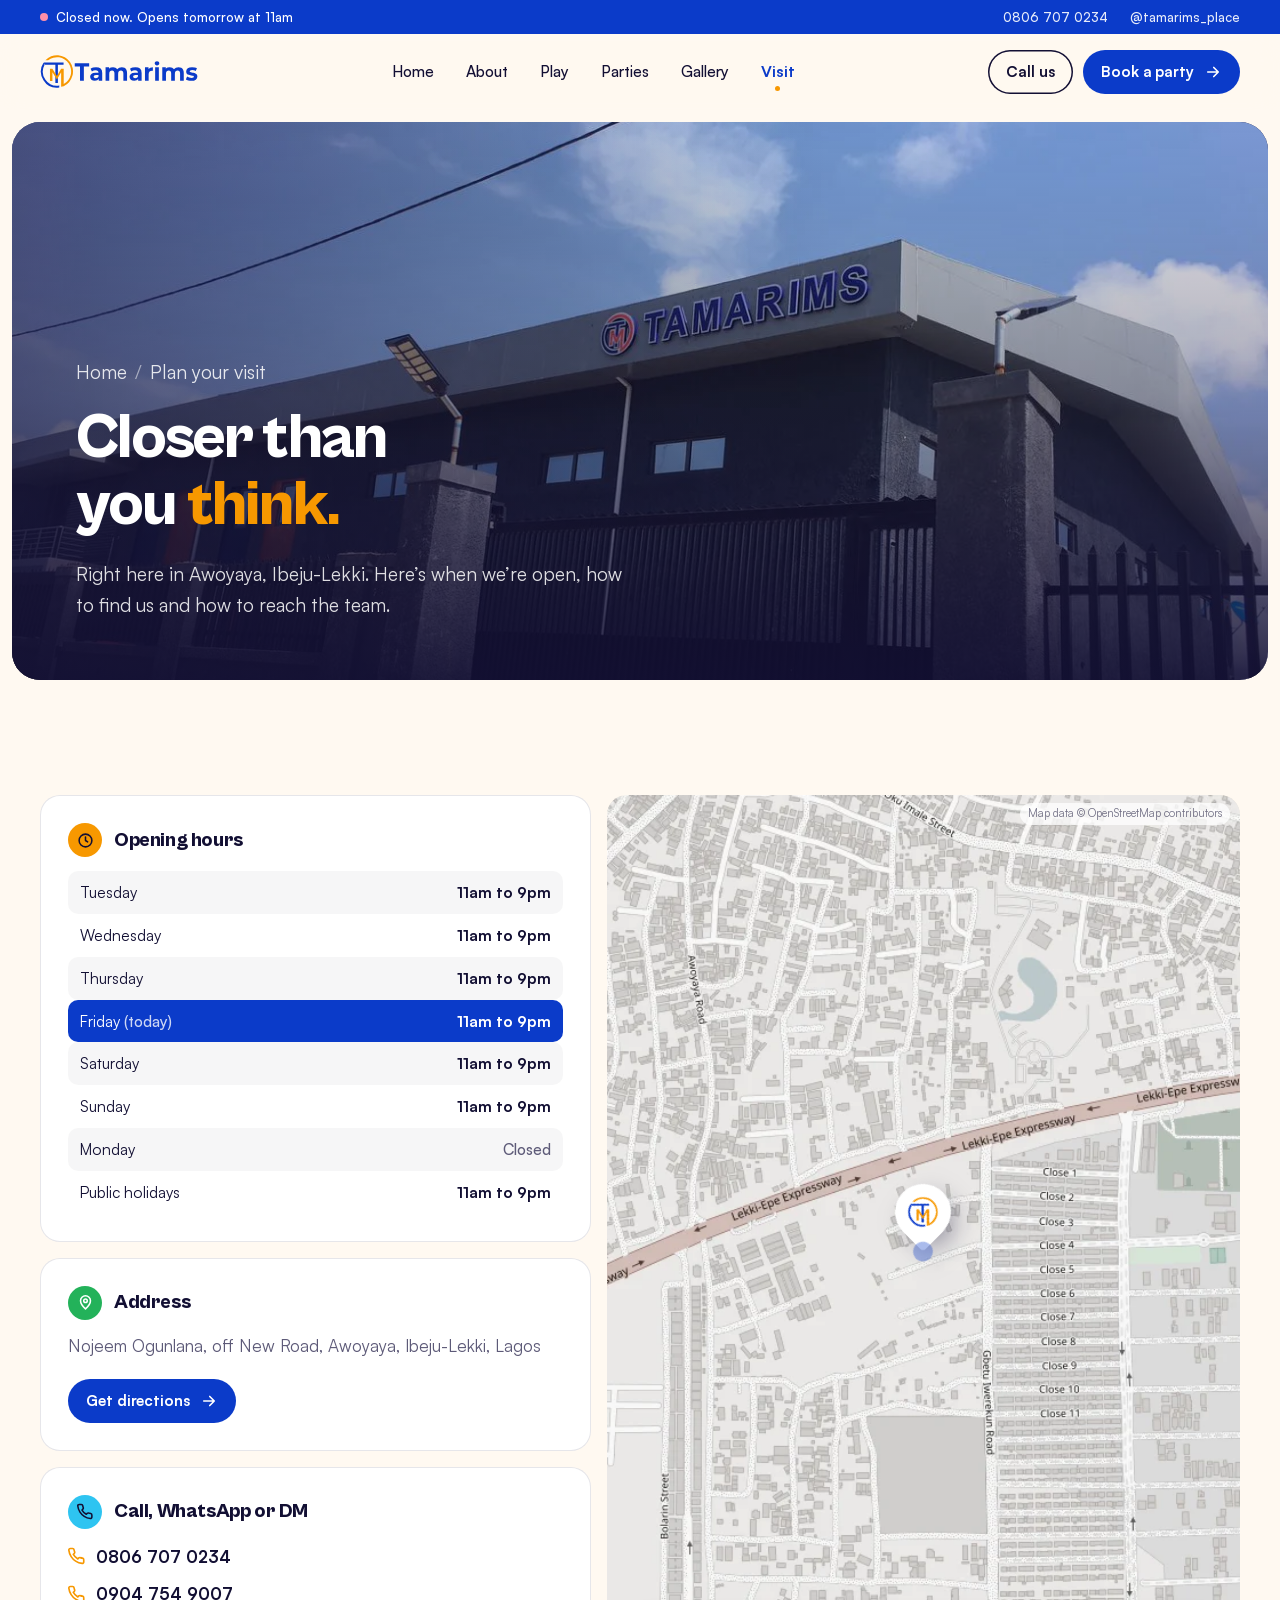
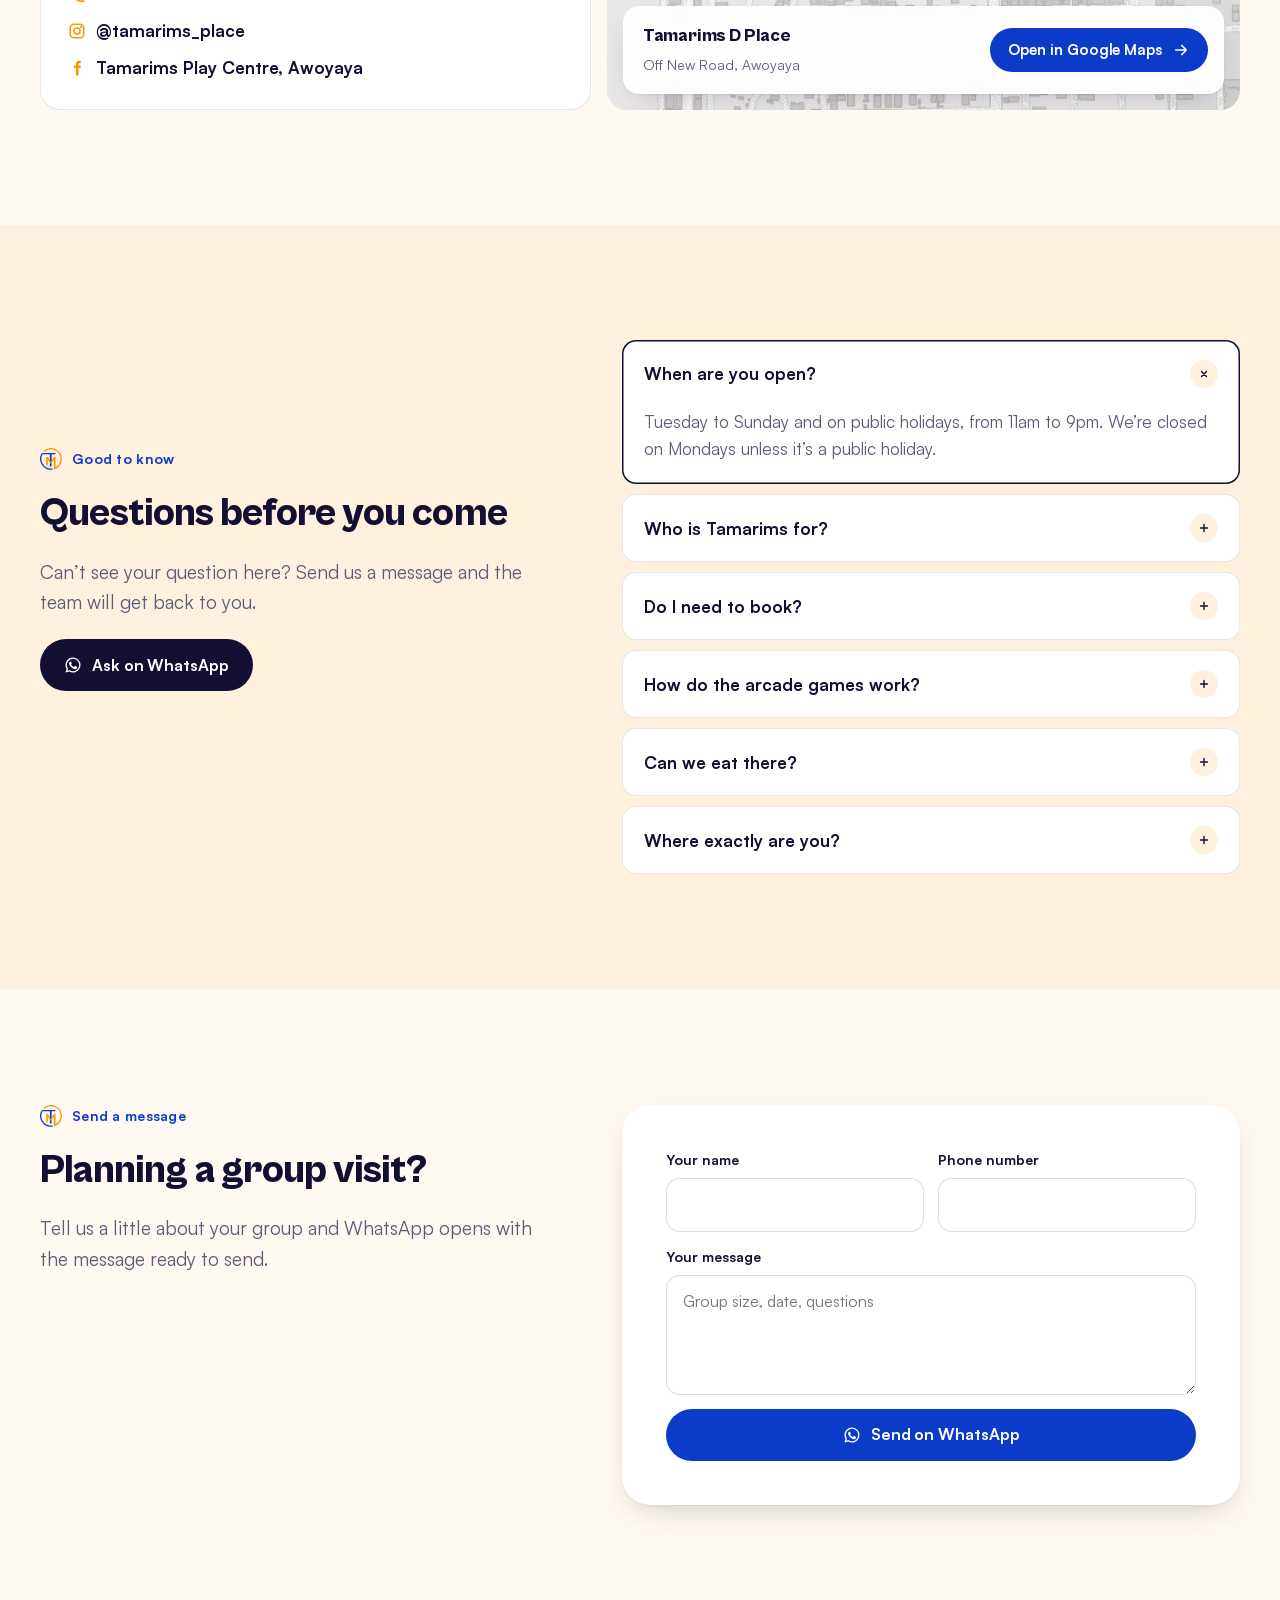
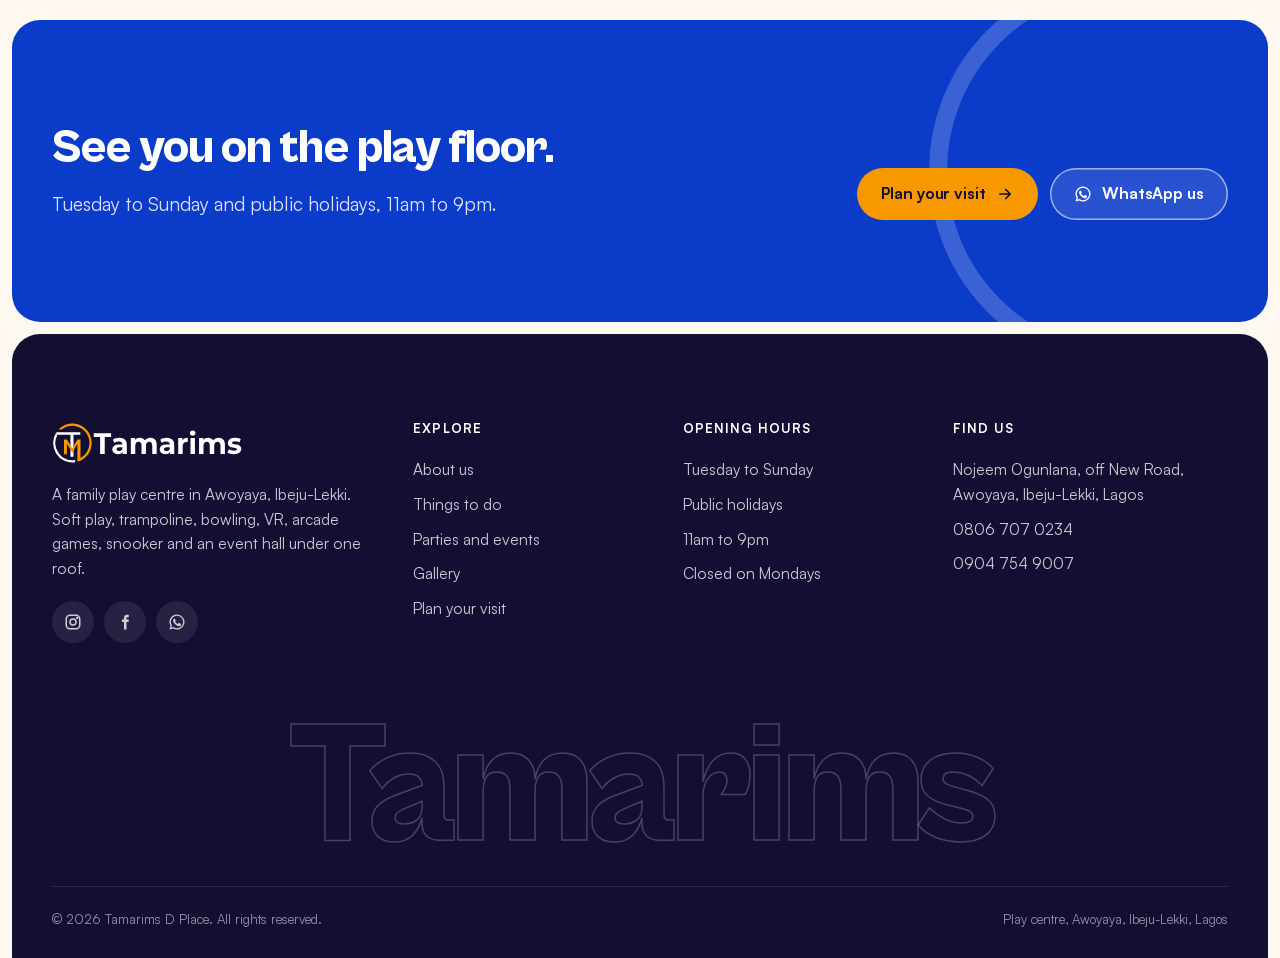
<file: visit.html>
<!doctype html>
<html lang="en-NG">
<head>
<meta charset="utf-8">
<meta name="viewport" content="width=device-width, initial-scale=1, viewport-fit=cover">
<title>Plan your visit | Tamarims D Place</title>
<meta name="description" content="Opening hours, location and contact details for Tamarims D Place, Awoyaya, Ibeju-Lekki. Open Tuesday to Sunday and public holidays, 11am to 9pm.">
<meta name="theme-color" content="#FFF9F1">
<link rel="canonical" href="https://tamarims.com/visit.html">
<meta property="og:type" content="website">
<meta property="og:site_name" content="Tamarims D Place">
<meta property="og:title" content="Plan your visit | Tamarims D Place">
<meta property="og:description" content="Opening hours, location and contact details for Tamarims D Place, Awoyaya, Ibeju-Lekki. Open Tuesday to Sunday and public holidays, 11am to 9pm.">
<meta property="og:image" content="https://tamarims.com/assets/img/og-image.jpg">
<meta property="og:url" content="https://tamarims.com/visit.html">
<meta name="twitter:card" content="summary_large_image">
<link rel="icon" href="favicon.svg" type="image/svg+xml">
<link rel="icon" href="favicon.png" type="image/png" sizes="64x64">
<link rel="apple-touch-icon" href="apple-touch-icon.png">
<link rel="manifest" href="site.webmanifest">
<link rel="preload" href="assets/fonts/cabinet-grotesk-800.woff2" as="font" type="font/woff2" crossorigin>
<link rel="preload" href="assets/fonts/satoshi-500.woff2" as="font" type="font/woff2" crossorigin>
<link rel="stylesheet" href="assets/css/style.css">
</head><body>
<a class="skip" href="#main">Skip to content</a>
<div class="strip">
  <div class="wrap">
    <p class="strip__status"><span class="strip__dot" data-status-dot></span><span data-status>Open Tuesday to Sunday, 11am to 9pm</span></p>
    <div class="strip__links">
      <a href="tel:+2348067070234">0806 707 0234</a>
      <a href="https://www.instagram.com/tamarims_place/" target="_blank" rel="noopener">@tamarims_place</a>
    </div>
  </div>
</div>
<header class="nav">
  <div class="wrap">
    <a class="nav__logo" href="./" aria-label="Tamarims D Place, home"><img src="assets/logo/logo.svg" alt="Tamarims" width="158" height="35"></a>
    <nav class="nav__menu" aria-label="Main">
        <a href="./">Home</a>
        <a href="about.html">About</a>
        <a href="play.html">Play</a>
        <a href="parties.html">Parties</a>
        <a href="gallery.html">Gallery</a>
        <a href="visit.html" aria-current="page">Visit</a>
    </nav>
    <div class="nav__cta">
      <a class="btn btn--line btn--sm" href="tel:+2348067070234">Call us</a>
      <a class="btn btn--blue btn--sm" href="parties.html#book">Book a party <svg viewBox="0 0 24 24" fill="none" stroke="currentColor" stroke-width="2.2" stroke-linecap="round" stroke-linejoin="round" aria-hidden="true"><path d="M5 12h14M13 6l6 6-6 6"/></svg></a>
      <button class="nav__toggle" type="button" aria-label="Open menu" aria-expanded="false" aria-controls="drawer"><span></span></button>
    </div>
  </div>
</header>
<div class="drawer" id="drawer">
  <ul class="drawer__links">
      <li><a href="./">Home<span style="background:var(--amber)"></span></a></li>
      <li><a href="about.html">About<span style="background:var(--violet)"></span></a></li>
      <li><a href="play.html">Play<span style="background:var(--sun)"></span></a></li>
      <li><a href="parties.html">Parties<span style="background:var(--berry)"></span></a></li>
      <li><a href="gallery.html">Gallery<span style="background:var(--sky)"></span></a></li>
      <li><a href="visit.html">Visit<span style="background:var(--leaf)"></span></a></li>
  </ul>
  <div class="drawer__foot">
    <a class="btn btn--amber" href="parties.html#book">Book a party <svg viewBox="0 0 24 24" fill="none" stroke="currentColor" stroke-width="2.2" stroke-linecap="round" stroke-linejoin="round" aria-hidden="true"><path d="M5 12h14M13 6l6 6-6 6"/></svg></a>
    <a class="btn btn--ghost" href="tel:+2348067070234"><svg viewBox="0 0 24 24" fill="none" stroke="currentColor" stroke-width="2.2" stroke-linecap="round" stroke-linejoin="round" aria-hidden="true"><path d="M21 16.9v3a2 2 0 0 1-2.2 2 19.8 19.8 0 0 1-8.6-3.1 19.5 19.5 0 0 1-6-6A19.8 19.8 0 0 1 1.1 4.2 2 2 0 0 1 3.1 2h3a2 2 0 0 1 2 1.7c.1 1 .4 1.9.7 2.8a2 2 0 0 1-.5 2.1L7.1 9.9a16 16 0 0 0 6 6l1.3-1.3a2 2 0 0 1 2.1-.4c.9.3 1.8.6 2.8.7a2 2 0 0 1 1.7 2z"/></svg> 0806 707 0234</a>
    <p>Tuesday to Sunday and public holidays, 11am to 9pm.<br>Awoyaya, Ibeju-Lekki, Lagos.</p>
  </div>
</div>

<main id="main">
<section class="phero">
  <div class="phero__stage">
    <div class="phero__media"><img src="assets/img/gm-building-gate.webp" alt="" width="1280" height="960" fetchpriority="high" style="object-position:50% 40%"></div>
    <div class="phero__content">
      <p class="crumbs"><a href="./">Home</a><span>/</span>Plan your visit</p>
      <h1><span class="line"><span>Closer than</span></span><span class="line"><span>you <span class="hl">think.</span></span></span></h1>
      <p>Right here in Awoyaya, Ibeju-Lekki. Here’s when we’re open, how to find us and how to reach the team.</p>
    </div>
  </div>
</section>
<section class="section">
  <div class="wrap">
    <div class="visit" style="margin-top:0">
      <div class="visit__cards">
        <div class="panel" data-reveal>
          <h3><span class="dot t-amber"><svg viewBox="0 0 24 24" fill="none" stroke="currentColor" stroke-width="2.2" stroke-linecap="round" stroke-linejoin="round" aria-hidden="true"><circle cx="12" cy="12" r="9"/><path d="M12 7v5l3 2"/></svg></span>Opening hours</h3>
          <ul class="hours">
            <li data-day="2"><span>Tuesday</span><span>11am to 9pm</span></li>
            <li data-day="3"><span>Wednesday</span><span>11am to 9pm</span></li>
            <li data-day="4"><span>Thursday</span><span>11am to 9pm</span></li>
            <li data-day="5"><span>Friday</span><span>11am to 9pm</span></li>
            <li data-day="6"><span>Saturday</span><span>11am to 9pm</span></li>
            <li data-day="0"><span>Sunday</span><span>11am to 9pm</span></li>
            <li data-day="1" class="is-closed"><span>Monday</span><span>Closed</span></li>
            <li><span>Public holidays</span><span>11am to 9pm</span></li>
          </ul>
        </div>
        <div class="panel" data-reveal style="--d:.08s">
          <h3><span class="dot t-leaf"><svg viewBox="0 0 24 24" fill="none" stroke="currentColor" stroke-width="2.2" stroke-linecap="round" stroke-linejoin="round" aria-hidden="true"><path d="M12 21s-7-6.2-7-11.5A7 7 0 0 1 19 9.5C19 14.8 12 21 12 21z"/><circle cx="12" cy="9.5" r="2.5"/></svg></span>Address</h3>
          <p>Nojeem Ogunlana, off New Road, Awoyaya, Ibeju-Lekki, Lagos</p>
          <div class="btns"><a class="btn btn--blue btn--sm" href="https://www.google.com/maps/search/?api=1&query=Tamarims+D-Place+Awoyaya+Lekki+Lagos" target="_blank" rel="noopener">Get directions <svg viewBox="0 0 24 24" fill="none" stroke="currentColor" stroke-width="2.2" stroke-linecap="round" stroke-linejoin="round" aria-hidden="true"><path d="M5 12h14M13 6l6 6-6 6"/></svg></a></div>
        </div>
        <div class="panel" data-reveal style="--d:.16s">
          <h3><span class="dot t-sky"><svg viewBox="0 0 24 24" fill="none" stroke="currentColor" stroke-width="2.2" stroke-linecap="round" stroke-linejoin="round" aria-hidden="true"><path d="M21 16.9v3a2 2 0 0 1-2.2 2 19.8 19.8 0 0 1-8.6-3.1 19.5 19.5 0 0 1-6-6A19.8 19.8 0 0 1 1.1 4.2 2 2 0 0 1 3.1 2h3a2 2 0 0 1 2 1.7c.1 1 .4 1.9.7 2.8a2 2 0 0 1-.5 2.1L7.1 9.9a16 16 0 0 0 6 6l1.3-1.3a2 2 0 0 1 2.1-.4c.9.3 1.8.6 2.8.7a2 2 0 0 1 1.7 2z"/></svg></span>Call, WhatsApp or DM</h3>
          <div class="contact-lines">
            <a href="tel:+2348067070234"><svg viewBox="0 0 24 24" fill="none" stroke="currentColor" stroke-width="2.2" stroke-linecap="round" stroke-linejoin="round" aria-hidden="true"><path d="M21 16.9v3a2 2 0 0 1-2.2 2 19.8 19.8 0 0 1-8.6-3.1 19.5 19.5 0 0 1-6-6A19.8 19.8 0 0 1 1.1 4.2 2 2 0 0 1 3.1 2h3a2 2 0 0 1 2 1.7c.1 1 .4 1.9.7 2.8a2 2 0 0 1-.5 2.1L7.1 9.9a16 16 0 0 0 6 6l1.3-1.3a2 2 0 0 1 2.1-.4c.9.3 1.8.6 2.8.7a2 2 0 0 1 1.7 2z"/></svg>0806 707 0234</a>
            <a href="tel:+2349047549007"><svg viewBox="0 0 24 24" fill="none" stroke="currentColor" stroke-width="2.2" stroke-linecap="round" stroke-linejoin="round" aria-hidden="true"><path d="M21 16.9v3a2 2 0 0 1-2.2 2 19.8 19.8 0 0 1-8.6-3.1 19.5 19.5 0 0 1-6-6A19.8 19.8 0 0 1 1.1 4.2 2 2 0 0 1 3.1 2h3a2 2 0 0 1 2 1.7c.1 1 .4 1.9.7 2.8a2 2 0 0 1-.5 2.1L7.1 9.9a16 16 0 0 0 6 6l1.3-1.3a2 2 0 0 1 2.1-.4c.9.3 1.8.6 2.8.7a2 2 0 0 1 1.7 2z"/></svg>0904 754 9007</a>
            <a href="https://www.instagram.com/tamarims_place/" target="_blank" rel="noopener"><svg viewBox="0 0 24 24" fill="none" stroke="currentColor" stroke-width="2" stroke-linecap="round" stroke-linejoin="round" aria-hidden="true"><rect x="3" y="3" width="18" height="18" rx="5"/><circle cx="12" cy="12" r="4"/><circle cx="17.5" cy="6.5" r=".6" fill="currentColor"/></svg>@tamarims_place</a>
            <a href="https://www.facebook.com/profile.php?id=61575463236864" target="_blank" rel="noopener"><svg viewBox="0 0 24 24" fill="currentColor" aria-hidden="true"><path d="M14 8.5V6.8c0-.8.2-1.3 1.4-1.3H17V2.3c-.3 0-1.3-.1-2.4-.1-2.4 0-4 1.4-4 4.1v2.2H8v3.5h2.6V22H14V12h2.7l.4-3.5H14z"/></svg>Tamarims Play Centre, Awoyaya</a>
          </div>
        </div>
      </div>
      <div class="map" style="min-height:560px;--d:.15s" data-reveal><a class="map__link" href="https://www.google.com/maps/search/?api=1&query=Tamarims+D-Place+Awoyaya+Lekki+Lagos" target="_blank" rel="noopener" aria-label="Open Tamarims D Place in Google Maps"><img src="assets/img/map.webp" alt="Map of Awoyaya showing Tamarims D Place just south of the Lekki-Epe Expressway" width="1100" height="800" loading="lazy" decoding="async"></a>
        <span class="map__pin" aria-hidden="true"><img src="assets/logo/mark.svg" alt="" width="30" height="30"></span>
        <div class="map__card"><div><b>Tamarims D Place</b><span>Off New Road, Awoyaya</span></div><a class="btn btn--blue btn--sm" href="https://www.google.com/maps/search/?api=1&query=Tamarims+D-Place+Awoyaya+Lekki+Lagos" target="_blank" rel="noopener">Open in Google Maps <svg viewBox="0 0 24 24" fill="none" stroke="currentColor" stroke-width="2.2" stroke-linecap="round" stroke-linejoin="round" aria-hidden="true"><path d="M5 12h14M13 6l6 6-6 6"/></svg></a></div>
        <small class="map__credit">Map data &copy; OpenStreetMap contributors</small></div>
    </div>
  </div>
</section>
<section class="section party">
  <div class="wrap split">
    <div class="split__aside" data-reveal>
      <p class="kicker">Good to know</p>
      <h2 class="h2">Questions before you come</h2>
      <p class="lead">Can’t see your question here? Send us a message and the team will get back to you.</p>
      <div class="btns"><a class="btn btn--ink" href="https://wa.me/2348067070234" target="_blank" rel="noopener"><svg viewBox="0 0 24 24" fill="currentColor" aria-hidden="true"><path d="M12 2a10 10 0 0 0-8.6 15.1L2 22l5-1.3A10 10 0 1 0 12 2zm0 18.2a8.2 8.2 0 0 1-4.2-1.2l-.3-.2-3 .8.8-2.9-.2-.3A8.2 8.2 0 1 1 12 20.2zm4.5-6.1c-.2-.1-1.5-.7-1.7-.8s-.4-.1-.6.1-.7.8-.8 1-.3.2-.5.1a6.7 6.7 0 0 1-3.3-2.9c-.3-.4.3-.4.7-1.3.1-.2 0-.3 0-.4l-.8-1.8c-.2-.5-.4-.4-.6-.4h-.5a1 1 0 0 0-.7.3 3 3 0 0 0-.9 2.2 5.2 5.2 0 0 0 1.1 2.7 11.8 11.8 0 0 0 4.5 4c1.7.7 2.3.8 3.2.6.5-.1 1.5-.6 1.7-1.2s.2-1.1.2-1.2-.2-.2-.5-.3z"/></svg> Ask on WhatsApp</a></div>
    </div>
    <div class="faq" data-reveal style="--d:.1s">
      <details open><summary>When are you open?</summary><p>Tuesday to Sunday and on public holidays, from 11am to 9pm. We’re closed on Mondays unless it’s a public holiday.</p></details>
      <details><summary>Who is Tamarims for?</summary><p>Everyone. There’s soft play and kiddie rides for toddlers and young children, trampoline and arcade games for older kids, and VR, bowling, snooker and massage for teens and adults.</p></details>
      <details><summary>Do I need to book?</summary><p>Not for a regular visit. Just turn up during opening hours. For birthday parties, school trips and large groups, message us first so we can plan your day.</p></details>
      <details><summary>How do the arcade games work?</summary><p>Arcade games run on a Tamarims power card that you load at reception. The power card price list is on the wall by the desk, and the team can tell you about current offers.</p></details>
      <details><summary>Can we eat there?</summary><p>Yes. There’s dine-in seating with food, drinks and snacks, so you can make a full day of it.</p></details>
      <details><summary>Where exactly are you?</summary><p>Nojeem Ogunlana, off New Road, Awoyaya, Ibeju-Lekki, Lagos. Tap “Get directions” for turn-by-turn directions in Google Maps.</p></details>
    </div>
  </div>
</section>
<section class="section">
  <div class="wrap split">
    <div class="split__aside" data-reveal>
      <p class="kicker">Send a message</p>
      <h2 class="h2">Planning a group visit?</h2>
      <p class="lead">Tell us a little about your group and WhatsApp opens with the message ready to send.</p>
    </div>
    <div class="form-card" data-reveal style="--d:.1s">
      <form class="form" data-whatsapp="Hello Tamarims, I have a question.">
        <div class="field"><label for="c-name">Your name</label><input id="c-name" name="name" data-label="Name" autocomplete="name" required></div>
        <div class="field"><label for="c-phone">Phone number</label><input id="c-phone" name="phone" data-label="Phone" type="tel" autocomplete="tel"></div>
        <div class="field field--full"><label for="c-msg">Your message</label><textarea id="c-msg" name="message" data-label="Message" required placeholder="Group size, date, questions"></textarea></div>
        <div class="field--full"><button class="btn btn--blue" type="submit" style="width:100%"><svg viewBox="0 0 24 24" fill="currentColor" aria-hidden="true"><path d="M12 2a10 10 0 0 0-8.6 15.1L2 22l5-1.3A10 10 0 1 0 12 2zm0 18.2a8.2 8.2 0 0 1-4.2-1.2l-.3-.2-3 .8.8-2.9-.2-.3A8.2 8.2 0 1 1 12 20.2zm4.5-6.1c-.2-.1-1.5-.7-1.7-.8s-.4-.1-.6.1-.7.8-.8 1-.3.2-.5.1a6.7 6.7 0 0 1-3.3-2.9c-.3-.4.3-.4.7-1.3.1-.2 0-.3 0-.4l-.8-1.8c-.2-.5-.4-.4-.6-.4h-.5a1 1 0 0 0-.7.3 3 3 0 0 0-.9 2.2 5.2 5.2 0 0 0 1.1 2.7 11.8 11.8 0 0 0 4.5 4c1.7.7 2.3.8 3.2.6.5-.1 1.5-.6 1.7-1.2s.2-1.1.2-1.2-.2-.2-.5-.3z"/></svg> Send on WhatsApp</button></div>
      </form>
    </div>
  </div>
</section>

<section class="cta" aria-label="Plan your visit">
  <div class="cta__rings" aria-hidden="true">
    <svg viewBox="0 0 560 560"><g class="r1" fill="none" stroke-width="34" stroke-linecap="butt"><path d="M280 34a246 246 0 0 1 0 492" stroke="#F79800"/></g><g class="r2" fill="none" stroke-width="18"><path d="M280 470a190 190 0 0 1 0-380" stroke="rgba(255,255,255,.22)"/></g></svg>
  </div>
  <div class="wrap">
    <div data-reveal>
      <h2>See you on the play floor.</h2>
      <p>Tuesday to Sunday and public holidays, 11am to 9pm.</p>
    </div>
    <div class="btns" data-reveal style="--d:.1s">
      <a class="btn btn--amber" href="visit.html">Plan your visit <svg viewBox="0 0 24 24" fill="none" stroke="currentColor" stroke-width="2.2" stroke-linecap="round" stroke-linejoin="round" aria-hidden="true"><path d="M5 12h14M13 6l6 6-6 6"/></svg></a>
      <a class="btn btn--ghost" href="https://wa.me/2348067070234" target="_blank" rel="noopener"><svg viewBox="0 0 24 24" fill="currentColor" aria-hidden="true"><path d="M12 2a10 10 0 0 0-8.6 15.1L2 22l5-1.3A10 10 0 1 0 12 2zm0 18.2a8.2 8.2 0 0 1-4.2-1.2l-.3-.2-3 .8.8-2.9-.2-.3A8.2 8.2 0 1 1 12 20.2zm4.5-6.1c-.2-.1-1.5-.7-1.7-.8s-.4-.1-.6.1-.7.8-.8 1-.3.2-.5.1a6.7 6.7 0 0 1-3.3-2.9c-.3-.4.3-.4.7-1.3.1-.2 0-.3 0-.4l-.8-1.8c-.2-.5-.4-.4-.6-.4h-.5a1 1 0 0 0-.7.3 3 3 0 0 0-.9 2.2 5.2 5.2 0 0 0 1.1 2.7 11.8 11.8 0 0 0 4.5 4c1.7.7 2.3.8 3.2.6.5-.1 1.5-.6 1.7-1.2s.2-1.1.2-1.2-.2-.2-.5-.3z"/></svg> WhatsApp us</a>
    </div>
  </div>
</section>
</main>

<footer class="footer">
  <div class="wrap">
    <div class="footer__top">
      <div class="footer__brand">
        <img src="assets/logo/logo-white.svg" alt="Tamarims" width="190" height="42" loading="lazy">
        <p>A family play centre in Awoyaya, Ibeju-Lekki. Soft play, trampoline, bowling, VR, arcade games, snooker and an event hall under one roof.</p>
        <div class="socials">
          <a href="https://www.instagram.com/tamarims_place/" target="_blank" rel="noopener" aria-label="Instagram"><svg viewBox="0 0 24 24" fill="none" stroke="currentColor" stroke-width="2" stroke-linecap="round" stroke-linejoin="round" aria-hidden="true"><rect x="3" y="3" width="18" height="18" rx="5"/><circle cx="12" cy="12" r="4"/><circle cx="17.5" cy="6.5" r=".6" fill="currentColor"/></svg></a>
          <a href="https://www.facebook.com/profile.php?id=61575463236864" target="_blank" rel="noopener" aria-label="Facebook"><svg viewBox="0 0 24 24" fill="currentColor" aria-hidden="true"><path d="M14 8.5V6.8c0-.8.2-1.3 1.4-1.3H17V2.3c-.3 0-1.3-.1-2.4-.1-2.4 0-4 1.4-4 4.1v2.2H8v3.5h2.6V22H14V12h2.7l.4-3.5H14z"/></svg></a>
          <a href="https://wa.me/2348067070234" target="_blank" rel="noopener" aria-label="WhatsApp"><svg viewBox="0 0 24 24" fill="currentColor" aria-hidden="true"><path d="M12 2a10 10 0 0 0-8.6 15.1L2 22l5-1.3A10 10 0 1 0 12 2zm0 18.2a8.2 8.2 0 0 1-4.2-1.2l-.3-.2-3 .8.8-2.9-.2-.3A8.2 8.2 0 1 1 12 20.2zm4.5-6.1c-.2-.1-1.5-.7-1.7-.8s-.4-.1-.6.1-.7.8-.8 1-.3.2-.5.1a6.7 6.7 0 0 1-3.3-2.9c-.3-.4.3-.4.7-1.3.1-.2 0-.3 0-.4l-.8-1.8c-.2-.5-.4-.4-.6-.4h-.5a1 1 0 0 0-.7.3 3 3 0 0 0-.9 2.2 5.2 5.2 0 0 0 1.1 2.7 11.8 11.8 0 0 0 4.5 4c1.7.7 2.3.8 3.2.6.5-.1 1.5-.6 1.7-1.2s.2-1.1.2-1.2-.2-.2-.5-.3z"/></svg></a>
        </div>
      </div>
      <div>
        <h4>Explore</h4>
        <ul>
          <li><a href="about.html">About us</a></li>
          <li><a href="play.html">Things to do</a></li>
          <li><a href="parties.html">Parties and events</a></li>
          <li><a href="gallery.html">Gallery</a></li>
          <li><a href="visit.html">Plan your visit</a></li>
        </ul>
      </div>
      <div>
        <h4>Opening hours</h4>
        <ul>
          <li>Tuesday to Sunday</li>
          <li>Public holidays</li>
          <li>11am to 9pm</li>
          <li>Closed on Mondays</li>
        </ul>
      </div>
      <div>
        <h4>Find us</h4>
        <ul>
          <li><a href="https://www.google.com/maps/search/?api=1&query=Tamarims+D-Place+Awoyaya+Lekki+Lagos" target="_blank" rel="noopener">Nojeem Ogunlana, off New Road, Awoyaya, Ibeju-Lekki, Lagos</a></li>
          <li><a href="tel:+2348067070234">0806 707 0234</a></li>
          <li><a href="tel:+2349047549007">0904 754 9007</a></li>
        </ul>
      </div>
    </div>
    <div class="footer__big" aria-hidden="true">Tamarims</div>
    <div class="footer__bottom">
      <p>&copy; <span data-year>2026</span> Tamarims D Place. All rights reserved.</p>
      <p>Play centre, Awoyaya, Ibeju-Lekki, Lagos</p>
    </div>
  </div>
</footer>
<script src="assets/js/main.js" defer></script>
</body>
</html>
</file>
<file: assets/css/style.css>
/* Tamarims D Place
   Type: Cabinet Grotesk (display), Satoshi (text). Brand: royal blue + amber from the TM mark. */

@font-face { font-family: "Cabinet Grotesk"; src: url("../fonts/cabinet-grotesk-800.woff2") format("woff2"); font-weight: 800; font-display: swap; }
@font-face { font-family: "Cabinet Grotesk"; src: url("../fonts/cabinet-grotesk-700.woff2") format("woff2"); font-weight: 700; font-display: swap; }
@font-face { font-family: "Satoshi"; src: url("../fonts/satoshi-400.woff2") format("woff2"); font-weight: 400; font-display: swap; }
@font-face { font-family: "Satoshi"; src: url("../fonts/satoshi-500.woff2") format("woff2"); font-weight: 500; font-display: swap; }
@font-face { font-family: "Satoshi"; src: url("../fonts/satoshi-700.woff2") format("woff2"); font-weight: 700; font-display: swap; }

:root {
  --ink: #120F33;
  --ink-2: #2B2852;
  --muted: #5D5A78;
  --paper: #FFF9F1;
  --paper-2: #FFF1DE;
  --white: #FFFFFF;
  --line: rgba(18, 15, 51, .10);

  --blue: #0B3BC9;
  --blue-deep: #082C99;
  --amber: #F79800;
  --sun: #FFC83D;
  --berry: #FF3E7F;
  --leaf: #23B25A;
  --sky: #2EC4F1;
  --violet: #7A3FF2;

  --display: "Cabinet Grotesk", "Satoshi", system-ui, sans-serif;
  --text: "Satoshi", system-ui, -apple-system, "Segoe UI", sans-serif;

  --fs-hero: clamp(2.5rem, 1.55rem + 3.3vw, 4rem);
  --fs-h2: clamp(1.95rem, 1.45rem + 1.6vw, 2.5rem);
  --fs-h3: 1.375rem;
  --fs-lead: clamp(1.0625rem, 1rem + .3vw, 1.1875rem);
  --fs-body: 1.0625rem;
  --fs-small: .875rem;

  --gutter: clamp(16px, 4vw, 40px);
  --max: 1240px;
  --r-lg: 28px;
  --r-md: 20px;
  --r-sm: 14px;
  --nav-h: 76px;
  --strip-h: 34px;
  --ease: cubic-bezier(.22, .8, .24, 1);
  --shadow: 0 1px 2px rgba(18, 15, 51, .06), 0 12px 32px -12px rgba(18, 15, 51, .22);
}

*, *::before, *::after { box-sizing: border-box; }
html { -webkit-text-size-adjust: 100%; scroll-behavior: smooth; scroll-padding-top: calc(var(--nav-h) + 16px); }
body { margin: 0; background: var(--paper); color: var(--ink); font-family: var(--text); font-size: var(--fs-body); line-height: 1.6; -webkit-font-smoothing: antialiased; text-rendering: optimizeLegibility; overflow-x: hidden; }
img, video, svg { display: block; max-width: 100%; }
img, video { height: auto; }
a { color: inherit; text-decoration: none; }
button { font: inherit; color: inherit; cursor: pointer; }
h1, h2, h3, h4 { font-family: var(--display); font-weight: 800; letter-spacing: -.02em; margin: 0; line-height: 1.06; }
p { margin: 0; }
ul { margin: 0; padding: 0; list-style: none; }
:focus-visible { outline: 3px solid var(--amber); outline-offset: 3px; border-radius: 6px; }
.sr-only { position: absolute; width: 1px; height: 1px; padding: 0; margin: -1px; overflow: hidden; clip: rect(0 0 0 0); white-space: nowrap; border: 0; }
.skip { position: absolute; left: 16px; top: -60px; z-index: 100; background: var(--ink); color: #fff; padding: 10px 16px; border-radius: 10px; }
.skip:focus { top: 12px; }

.wrap { width: 100%; max-width: calc(var(--max) + var(--gutter) * 2); margin-inline: auto; padding-inline: var(--gutter); }
.section { padding-block: clamp(72px, 9vw, 128px); }
.section--tight { padding-block: clamp(56px, 7vw, 96px); }

/* ---------- type helpers ---------- */
.h2 { font-size: var(--fs-h2); }
.h3 { font-size: var(--fs-h3); line-height: 1.2; letter-spacing: -.01em; }
.lead { font-size: var(--fs-lead); color: var(--muted); line-height: 1.6; }
.kicker { display: inline-flex; align-items: center; gap: 10px; font-weight: 700; font-size: var(--fs-small); letter-spacing: .02em; color: var(--blue); }
.kicker::before { content: ""; width: 22px; height: 22px; flex: none; background: url("../logo/mark.svg") center / contain no-repeat; }
.on-dark .kicker { color: var(--sun); }
.on-dark .kicker::before { background-image: url("../logo/mark-white.svg"); }
.hl { color: var(--amber); }
.hl-blue { color: var(--blue); }

.head { display: grid; gap: 18px; max-width: 640px; }
.head--split { max-width: none; grid-template-columns: 1fr auto; align-items: end; gap: 24px 48px; }
.head--split .lead { max-width: 560px; }
.head--center { margin-inline: auto; text-align: center; justify-items: center; }

/* ---------- buttons ---------- */
.btn { position: relative; display: inline-flex; align-items: center; justify-content: center; gap: 10px; height: 52px; padding: 0 24px; border-radius: 999px; font-weight: 700; font-size: 1rem; letter-spacing: -.005em; border: 0; overflow: hidden; isolation: isolate; transition: transform .4s var(--ease), box-shadow .4s var(--ease), color .3s; white-space: nowrap; }
.btn svg { width: 18px; height: 18px; transition: transform .4s var(--ease); }
.btn::after { content: ""; position: absolute; inset: 0; z-index: -1; border-radius: inherit; transform: translateY(101%); transition: transform .45s var(--ease); }
.btn:hover svg { transform: translateX(3px); }
.btn:hover::after { transform: translateY(0); }
.btn--amber { background: var(--amber); color: var(--ink); }
.btn--amber::after { background: var(--sun); }
.btn--blue { background: var(--blue); color: #fff; }
.btn--blue::after { background: var(--blue-deep); }
.btn--ink { background: var(--ink); color: #fff; }
.btn--ink::after { background: var(--blue); }
.btn--ghost { background: rgba(255, 255, 255, .12); color: #fff; box-shadow: inset 0 0 0 1.5px rgba(255, 255, 255, .55); backdrop-filter: blur(8px); -webkit-backdrop-filter: blur(8px); }
.btn--ghost::after { background: #fff; }
.btn--ghost:hover { color: var(--ink); }
.btn--line { background: transparent; color: var(--ink); box-shadow: inset 0 0 0 1.5px var(--ink); }
.btn--line::after { background: var(--ink); }
.btn--line:hover { color: #fff; }
.btn--sm { height: 44px; padding: 0 18px; font-size: .9375rem; }
.btn:active { transform: scale(.98); }
.btns { display: flex; flex-wrap: wrap; gap: 12px; }

.link-arrow { display: inline-flex; align-items: center; gap: 8px; font-weight: 700; color: var(--blue); }
.link-arrow svg { width: 18px; height: 18px; transition: transform .35s var(--ease); }
.link-arrow:hover svg { transform: translateX(4px); }

/* ---------- top strip ---------- */
.strip { height: var(--strip-h); background: var(--blue); color: #fff; font-size: .8125rem; font-weight: 500; }
.strip .wrap { height: 100%; display: flex; align-items: center; justify-content: space-between; gap: 16px; }
.strip__status { display: inline-flex; align-items: center; gap: 8px; }
.strip__dot { width: 8px; height: 8px; border-radius: 50%; background: var(--sun); box-shadow: 0 0 0 0 rgba(255, 200, 61, .7); animation: pulse 2.2s infinite; }
.strip__dot.is-closed { background: #FF8FA9; animation: none; }
.strip__links { display: flex; gap: 22px; }
.strip__links a { opacity: .9; }
.strip__links a:hover { opacity: 1; text-decoration: underline; text-underline-offset: 3px; }
@keyframes pulse { 0% { box-shadow: 0 0 0 0 rgba(255, 200, 61, .65); } 70% { box-shadow: 0 0 0 8px rgba(255, 200, 61, 0); } 100% { box-shadow: 0 0 0 0 rgba(255, 200, 61, 0); } }

/* ---------- nav ---------- */
.nav { position: sticky; top: 0; z-index: 50; height: var(--nav-h); background: rgba(255, 249, 241, .94); backdrop-filter: saturate(1.4) blur(14px); -webkit-backdrop-filter: saturate(1.4) blur(14px); border-bottom: 1px solid transparent; transition: border-color .3s, box-shadow .3s; }
.nav.is-scrolled { border-color: var(--line); box-shadow: 0 8px 24px -18px rgba(18, 15, 51, .35); }
.nav .wrap { height: 100%; display: flex; align-items: center; justify-content: space-between; gap: 24px; }
.nav__logo img { width: 158px; height: auto; }
.nav__menu { display: flex; align-items: center; gap: 4px; }
.nav__menu a { position: relative; padding: 10px 14px; font-weight: 500; font-size: .96875rem; border-radius: 999px; transition: background .25s; }
.nav__menu a:hover { background: rgba(11, 59, 201, .07); }
.nav__menu a[aria-current="page"] { color: var(--blue); font-weight: 700; }
.nav__menu a[aria-current="page"]::after { content: ""; position: absolute; left: 50%; bottom: 3px; width: 5px; height: 5px; margin-left: -2.5px; border-radius: 50%; background: var(--amber); }
.nav__cta { display: flex; align-items: center; gap: 10px; }
.nav__toggle { display: none; width: 48px; height: 48px; border-radius: 50%; border: 0; background: var(--ink); color: #fff; align-items: center; justify-content: center; }
.nav__toggle span { position: relative; width: 18px; height: 2px; background: currentColor; border-radius: 2px; transition: background .2s; }
.nav__toggle span::before, .nav__toggle span::after { content: ""; position: absolute; left: 0; width: 18px; height: 2px; background: currentColor; border-radius: 2px; transition: transform .35s var(--ease); }
.nav__toggle span::before { top: -6px; }
.nav__toggle span::after { top: 6px; }
.nav-open .nav__toggle span { background: transparent; }
.nav-open .nav__toggle span::before { transform: translateY(6px) rotate(45deg); }
.nav-open .nav__toggle span::after { transform: translateY(-6px) rotate(-45deg); }

.drawer { position: fixed; inset: 0; z-index: 40; background: var(--ink); color: #fff; padding: calc(var(--nav-h) + var(--strip-h) + 24px) var(--gutter) 32px; display: flex; flex-direction: column; justify-content: space-between; opacity: 0; visibility: hidden; transition: opacity .35s var(--ease), visibility .35s; overflow-y: auto; }
.nav-open .drawer { opacity: 1; visibility: visible; }
.drawer__links a { display: flex; align-items: center; justify-content: space-between; padding: 14px 0; font-family: var(--display); font-weight: 800; font-size: 2.125rem; letter-spacing: -.02em; border-bottom: 1px solid rgba(255, 255, 255, .1); transform: translateY(14px); opacity: 0; transition: transform .5s var(--ease), opacity .5s var(--ease); }
.drawer__links a span { width: 12px; height: 12px; border-radius: 50%; }
.nav-open .drawer__links a { transform: none; opacity: 1; }
.nav-open .drawer__links li:nth-child(2) a { transition-delay: .05s; }
.nav-open .drawer__links li:nth-child(3) a { transition-delay: .1s; }
.nav-open .drawer__links li:nth-child(4) a { transition-delay: .15s; }
.nav-open .drawer__links li:nth-child(5) a { transition-delay: .2s; }
.drawer__foot { display: grid; gap: 14px; margin-top: 32px; color: rgba(255, 255, 255, .75); font-size: .9375rem; }
.drawer__foot .btn { width: 100%; }
body.nav-open { overflow: hidden; }

/* ---------- hero (home) ---------- */
.hero { padding: 12px 12px 0; }
.hero__stage { position: relative; height: clamp(560px, calc(100svh - var(--nav-h) - var(--strip-h) - 12px), 880px); border-radius: var(--r-lg); overflow: hidden; background: var(--ink); color: #fff; isolation: isolate; }
.hero__media, .hero__media video, .hero__media img { position: absolute; inset: 0; width: 100%; height: 100%; object-fit: cover; }
.hero__media video { opacity: 0; transition: opacity 1.2s var(--ease); }
.hero__media video.is-ready { opacity: 1; }
.hero__stage::after { content: ""; position: absolute; inset: 0; z-index: 1; background:
  linear-gradient(180deg, rgba(18, 15, 51, .30) 0%, rgba(18, 15, 51, 0) 28%),
  linear-gradient(0deg, rgba(18, 15, 51, .88) 0%, rgba(18, 15, 51, .45) 38%, rgba(18, 15, 51, 0) 70%),
  linear-gradient(90deg, rgba(18, 15, 51, .55) 0%, rgba(18, 15, 51, 0) 60%); }
.hero__content { position: absolute; z-index: 2; left: 0; right: 0; bottom: 0; padding: 0 clamp(20px, 5vw, 64px) clamp(28px, 5vw, 60px); display: grid; grid-template-columns: minmax(0, 1fr) auto; align-items: end; gap: 32px; }
.hero__copy { max-width: 760px; }
.hero__place { display: inline-flex; align-items: center; gap: 10px; padding: 7px 14px 7px 8px; border-radius: 999px; background: rgba(255, 255, 255, .14); backdrop-filter: blur(10px); -webkit-backdrop-filter: blur(10px); font-size: .875rem; font-weight: 500; margin-bottom: 22px; }
.hero__place i { display: grid; place-items: center; width: 22px; height: 22px; border-radius: 50%; background: var(--amber); color: var(--ink); font-style: normal; }
.hero__place i svg { width: 12px; height: 12px; }
.hero h1 { font-size: var(--fs-hero); line-height: 1.0; letter-spacing: -.028em; }
.hero h1 .line { display: block; overflow: hidden; padding-bottom: .06em; }
.hero h1 .line > span { display: inline-block; transform: translateY(105%); animation: rise 1s var(--ease) forwards; }
.hero h1 .line:nth-child(2) > span { animation-delay: .12s; }
.hero__rotator { display: flex; align-items: center; flex-wrap: wrap; gap: 12px; margin-top: 18px; font-family: var(--display); font-weight: 700; font-size: clamp(1.375rem, 1.1rem + 1vw, 1.875rem); letter-spacing: -.015em; opacity: 0; animation: fade .8s .5s var(--ease) forwards; }
.rotator { position: relative; display: inline-grid; height: 1.5em; padding: 0 .55em; border-radius: 999px; background: var(--amber); color: var(--ink); overflow: hidden; vertical-align: middle; transition: background-color .5s var(--ease), color .5s var(--ease), width .5s var(--ease); }
.rotator span { grid-area: 1 / 1; justify-self: start; width: max-content; display: flex; align-items: center; line-height: 1; white-space: nowrap; transform: translateY(110%); transition: transform .6s var(--ease); }
.rotator span.is-on { transform: translateY(0); }
.rotator span.is-off { transform: translateY(-110%); }
.hero__sub { margin-top: 18px; max-width: 540px; color: rgba(255, 255, 255, .86); font-size: var(--fs-lead); opacity: 0; animation: fade .8s .65s var(--ease) forwards; }
.hero .btns { margin-top: 28px; opacity: 0; animation: fade .8s .8s var(--ease) forwards; }
.badge { position: relative; width: 132px; height: 132px; flex: none; opacity: 0; animation: fade 1s 1s var(--ease) forwards; }
.badge svg.badge__ring { width: 100%; height: 100%; animation: spin 22s linear infinite; }
.badge svg.badge__ring text { font-family: var(--text); font-weight: 700; font-size: 10.6px; letter-spacing: .2em; fill: #fff; text-transform: uppercase; }
.badge img { position: absolute; inset: 34px; width: 64px; height: 64px; }
@keyframes rise { to { transform: translateY(0); } }
@keyframes fade { from { opacity: 0; transform: translateY(14px); } to { opacity: 1; transform: none; } }
@keyframes spin { to { transform: rotate(360deg); } }

/* ---------- page hero (inner pages) ---------- */
.phero { padding: 12px 12px 0; }
.phero__stage { position: relative; min-height: clamp(440px, 62vh, 620px); border-radius: var(--r-lg); overflow: hidden; background: var(--ink); color: #fff; display: flex; align-items: flex-end; isolation: isolate; }
.phero__media, .phero__media img, .phero__media video { position: absolute; inset: 0; width: 100%; height: 100%; object-fit: cover; }
.phero__stage::after { content: ""; position: absolute; inset: 0; z-index: 1; background: linear-gradient(0deg, rgba(18, 15, 51, .9) 0%, rgba(18, 15, 51, .35) 50%, rgba(18, 15, 51, .1) 100%), linear-gradient(90deg, rgba(18, 15, 51, .5), rgba(18, 15, 51, 0) 65%); }
.phero__content { position: relative; z-index: 2; padding: clamp(28px, 5vw, 60px) clamp(20px, 5vw, 64px); max-width: 820px; }
.phero h1 { font-size: var(--fs-hero); line-height: 1.0; letter-spacing: -.028em; }
.phero h1 .line { display: block; overflow: hidden; padding-bottom: .06em; }
.phero h1 .line > span { display: inline-block; transform: translateY(105%); animation: rise 1s var(--ease) forwards; }
.phero h1 .line:nth-child(2) > span { animation-delay: .12s; }
.phero p { margin-top: 18px; max-width: 560px; font-size: var(--fs-lead); color: rgba(255, 255, 255, .86); opacity: 0; animation: fade .8s .45s var(--ease) forwards; }
.crumbs { display: flex; gap: 8px; align-items: center; font-size: .875rem; color: rgba(255, 255, 255, .78); margin-bottom: 18px; opacity: 0; animation: fade .8s .1s var(--ease) forwards; }
.crumbs a:hover { color: #fff; }
.crumbs span { opacity: .6; }

/* ---------- marquee ---------- */
.marquee { --speed: 38s; position: relative; overflow: hidden; padding-block: 22px; border-bottom: 1px solid var(--line); -webkit-mask-image: linear-gradient(90deg, transparent, #000 6%, #000 94%, transparent); mask-image: linear-gradient(90deg, transparent, #000 6%, #000 94%, transparent); }
.marquee__track { display: flex; width: max-content; animation: marquee var(--speed) linear infinite; }
.marquee__group { display: flex; align-items: center; gap: 36px; padding-right: 36px; }
.marquee__item { display: inline-flex; align-items: center; gap: 36px; font-family: var(--display); font-weight: 800; font-size: clamp(1.5rem, 1.2rem + 1vw, 2rem); letter-spacing: -.02em; white-space: nowrap; }
.marquee__item i { width: 26px; height: 26px; flex: none; background: url("../logo/mark.svg") center / contain no-repeat; animation: spin 9s linear infinite; }
.marquee__item:nth-child(even) span { color: transparent; -webkit-text-stroke: 1.4px var(--ink); }
.marquee:hover .marquee__track { animation-play-state: paused; }
@keyframes marquee { to { transform: translateX(-50%); } }

/* ---------- intro / stats ---------- */
.intro { display: grid; grid-template-columns: minmax(0, 1.05fr) minmax(0, 1fr); gap: clamp(32px, 6vw, 96px); align-items: center; }
.intro__copy { display: grid; gap: 22px; }
.intro__copy p { color: var(--muted); font-size: var(--fs-lead); }
.stats { display: grid; grid-template-columns: repeat(3, minmax(0, 1fr)); gap: 14px; }
.stat { position: relative; padding: 26px 22px 24px; border-radius: var(--r-md); color: #fff; overflow: hidden; min-height: 200px; display: flex; flex-direction: column; justify-content: space-between; }
.stat:nth-child(1) { background: var(--blue); }
.stat:nth-child(2) { background: var(--amber); color: var(--ink); transform: translateY(28px); }
.stat:nth-child(3) { background: var(--berry); }
.stat__num { font-family: var(--display); font-weight: 800; font-size: clamp(2.75rem, 2rem + 2.4vw, 3.75rem); line-height: .9; letter-spacing: -.03em; }
.stat__num sup { font-size: .45em; vertical-align: top; position: relative; top: .25em; margin-left: 2px; }
.stat__label { font-weight: 500; font-size: .9375rem; line-height: 1.35; }
.stat::before { content: ""; position: absolute; right: -36px; top: -36px; width: 110px; height: 110px; border-radius: 50%; border: 14px solid rgba(255, 255, 255, .16); }

/* ---------- attractions bento ---------- */
.bento { display: grid; grid-template-columns: repeat(12, minmax(0, 1fr)); gap: 16px; margin-top: clamp(36px, 5vw, 56px); }
.card { position: relative; border-radius: var(--r-md); overflow: hidden; background: var(--ink); color: #fff; min-height: 380px; display: flex; align-items: flex-end; isolation: isolate; transform: translateZ(0); }
.card__media, .card__media img, .card__media video { position: absolute; inset: 0; width: 100%; height: 100%; object-fit: cover; }
.card__media img, .card__media video { transition: transform 1.2s var(--ease); }
.card:hover .card__media img, .card:hover .card__media video { transform: scale(1.05); }
.card::after { content: ""; position: absolute; inset: 0; z-index: 1; background: linear-gradient(0deg, rgba(18, 15, 51, .86) 0%, rgba(18, 15, 51, .2) 46%, rgba(18, 15, 51, 0) 70%); }
.card__body { position: relative; z-index: 2; padding: 24px; display: grid; gap: 8px; width: 100%; }
.card__tag { justify-self: start; display: inline-flex; align-items: center; gap: 7px; padding: 5px 12px; border-radius: 999px; font-size: .8125rem; font-weight: 700; color: var(--ink); background: var(--sun); }
.card h3 { font-size: var(--fs-h3); line-height: 1.15; letter-spacing: -.01em; }
.card p { font-size: .9375rem; line-height: 1.5; color: rgba(255, 255, 255, .82); max-width: 420px; }
.card__go { position: absolute; z-index: 2; top: 18px; right: 18px; width: 44px; height: 44px; border-radius: 50%; display: grid; place-items: center; background: rgba(255, 255, 255, .16); backdrop-filter: blur(8px); -webkit-backdrop-filter: blur(8px); transition: background .3s, transform .4s var(--ease); }
.card__go svg { width: 18px; height: 18px; }
.card:hover .card__go { background: #fff; color: var(--ink); transform: rotate(-45deg); }
.span-7 { grid-column: span 7; } .span-5 { grid-column: span 5; } .span-4 { grid-column: span 4; } .span-6 { grid-column: span 6; } .span-8 { grid-column: span 8; } .span-12 { grid-column: span 12; }
.card--tall { min-height: 540px; }
.card--more { background: var(--blue); align-items: stretch; }
.card--more::after { display: none; }
.card--more .card__body { align-content: space-between; gap: 28px; padding: 28px; }
.more-list { display: grid; gap: 0; }
.more-list li { display: flex; align-items: center; justify-content: space-between; gap: 12px; padding: 13px 0; border-bottom: 1px solid rgba(255, 255, 255, .16); font-weight: 700; font-size: 1.0625rem; }
.more-list li:last-child { border-bottom: 0; }
.more-list li small { font-weight: 500; font-size: .8125rem; opacity: .7; }
.t-sun { background: var(--sun) !important; color: var(--ink) !important; }
.t-amber { background: var(--amber) !important; color: var(--ink) !important; }
.t-berry { background: var(--berry) !important; color: #fff !important; }
.t-leaf { background: var(--leaf) !important; color: #fff !important; }
.t-sky { background: var(--sky) !important; color: var(--ink) !important; }
.t-violet { background: var(--violet) !important; color: #fff !important; }
.t-white { background: #fff !important; color: var(--ink) !important; }

/* ---------- night section ---------- */
.night { position: relative; background: var(--ink); color: #fff; overflow: hidden; isolation: isolate; }
.night::before, .night::after { content: ""; position: absolute; z-index: -1; border-radius: 50%; filter: blur(90px); opacity: .55; }
.night::before { width: 520px; height: 520px; background: var(--violet); left: -160px; top: -120px; animation: drift 18s ease-in-out infinite alternate; }
.night::after { width: 460px; height: 460px; background: var(--berry); right: -140px; bottom: -160px; opacity: .4; animation: drift 22s ease-in-out infinite alternate-reverse; }
@keyframes drift { to { transform: translate(80px, 60px) scale(1.1); } }
.night__grid { display: grid; grid-template-columns: minmax(0, 1fr) minmax(0, 1.1fr); gap: clamp(40px, 6vw, 96px); align-items: center; }
.night__copy { display: grid; gap: 22px; }
.night__copy .lead { color: rgba(255, 255, 255, .78); }
.neon-list { display: grid; grid-template-columns: 1fr 1fr; gap: 0 28px; margin-top: 6px; }
.neon-list li { display: flex; align-items: center; gap: 12px; padding: 14px 0; border-bottom: 1px solid rgba(255, 255, 255, .12); font-weight: 500; }
.neon-list li::before { content: ""; width: 10px; height: 10px; border-radius: 50%; flex: none; background: var(--c, var(--sky)); box-shadow: 0 0 0 4px color-mix(in srgb, var(--c, var(--sky)) 25%, transparent), 0 0 18px var(--c, var(--sky)); }
.fan { position: relative; height: clamp(440px, 48vw, 600px); }
.fan figure { position: absolute; margin: 0; width: 46%; aspect-ratio: 9 / 14; border-radius: var(--r-md); overflow: hidden; box-shadow: 0 30px 60px -20px rgba(0, 0, 0, .6); }
.fan figure img, .fan figure video { width: 100%; height: 100%; object-fit: cover; }
.fan figure:nth-child(1) { left: 0; top: 10%; transform: rotate(-6deg); animation: bob 7s ease-in-out infinite; }
.fan figure:nth-child(2) { left: 27%; top: 0; z-index: 2; transform: rotate(1deg); animation: bob 8s -2s ease-in-out infinite; }
.fan figure:nth-child(3) { right: 0; top: 14%; transform: rotate(6deg); animation: bob 7.5s -4s ease-in-out infinite; }
.fan figcaption { position: absolute; left: 12px; bottom: 12px; padding: 5px 11px; border-radius: 999px; background: rgba(18, 15, 51, .7); backdrop-filter: blur(6px); -webkit-backdrop-filter: blur(6px); font-size: .8125rem; font-weight: 700; }
@keyframes bob { 50% { translate: 0 -12px; } }

/* ---------- parties ---------- */
.party { background: var(--paper-2); position: relative; overflow: hidden; }
.party__grid { display: grid; grid-template-columns: minmax(0, 1fr) minmax(0, 1fr); gap: clamp(40px, 6vw, 96px); align-items: center; }
.collage { position: relative; height: clamp(440px, 46vw, 580px); }
.collage .ph { position: absolute; margin: 0; padding: 10px 10px 0; background: #fff; border-radius: 18px; box-shadow: var(--shadow); }
.collage .ph img, .collage .ph video { border-radius: 10px; width: 100%; height: 100%; object-fit: cover; }
.collage .ph span { display: block; padding: 10px 4px 12px; font-size: .8125rem; font-weight: 700; color: var(--muted); }
.collage .ph:nth-child(1) { left: 0; top: 4%; width: 52%; height: 74%; transform: rotate(-4deg); }
.collage .ph:nth-child(2) { right: 2%; top: 0; width: 44%; height: 56%; transform: rotate(3deg); }
.collage .ph:nth-child(3) { right: 8%; bottom: 0; width: 50%; height: 42%; transform: rotate(-2deg); z-index: 2; }
.collage .ph:nth-child(1) img, .collage .ph:nth-child(1) video { height: calc(100% - 40px); }
.collage .ph:nth-child(2) img { height: calc(100% - 40px); }
.collage .ph:nth-child(3) img { height: calc(100% - 40px); }
.features { display: grid; gap: 0; margin-top: 8px; }
.features li { display: grid; grid-template-columns: 48px 1fr; gap: 16px; padding: 18px 0; border-bottom: 1px solid var(--line); }
.features li:last-child { border-bottom: 0; }
.features .ico { width: 48px; height: 48px; border-radius: 14px; display: grid; place-items: center; }
.features .ico svg { width: 22px; height: 22px; }
.features h3 { font-size: 1.125rem; line-height: 1.3; letter-spacing: -.005em; }
.features p { color: var(--muted); font-size: .96875rem; margin-top: 2px; }

/* ---------- quotes ---------- */
.quotes { overflow: hidden; margin-top: clamp(36px, 5vw, 56px); -webkit-mask-image: linear-gradient(90deg, transparent, #000 5%, #000 95%, transparent); mask-image: linear-gradient(90deg, transparent, #000 5%, #000 95%, transparent); }
.quotes .marquee__track { --speed: 60s; animation-duration: 60s; }
.quotes .marquee__group { gap: 16px; padding-right: 16px; align-items: stretch; }
.quote { width: min(400px, 80vw); flex: none; padding: 30px 28px 26px; border-radius: var(--r-md); background: #fff; box-shadow: inset 0 0 0 1px var(--line); display: flex; flex-direction: column; justify-content: space-between; gap: 28px; }
.quote__mark { display: block; width: 38px; height: 30px; color: var(--q, var(--amber)); }
.quote__mark svg { width: 100%; height: 100%; }
.quote blockquote { margin: 18px 0 0; font-family: var(--display); font-weight: 700; font-size: 1.5rem; line-height: 1.22; letter-spacing: -.015em; }
.quote figcaption { display: flex; align-items: center; gap: 12px; font-size: .875rem; color: var(--muted); }
.quote figcaption b { display: block; color: var(--ink); font-weight: 700; }
.quote figcaption i { width: 36px; height: 36px; border-radius: 50%; flex: none; background: var(--q, var(--amber)); display: grid; place-items: center; font-style: normal; font-weight: 800; color: #fff; font-family: var(--display); }
.quotes:hover .marquee__track { animation-play-state: paused; }

/* ---------- photo rail ---------- */
.rail { overflow: hidden; padding-block: 8px; }
.rail .marquee__track { animation-duration: 70s; }
.rail .marquee__group { gap: 14px; padding-right: 14px; }
.rail figure { margin: 0; height: clamp(220px, 26vw, 320px); flex: none; border-radius: var(--r-md); overflow: hidden; }
.rail figure img { height: 100%; width: auto; object-fit: cover; }
.rail figure.p { aspect-ratio: 3 / 4; }
.rail figure.p img { width: 100%; }
.rail figure.l { aspect-ratio: 3 / 2; }
.rail figure.l img { width: 100%; }
.rail:hover .marquee__track { animation-play-state: paused; }

/* ---------- visit ---------- */
.visit { display: grid; grid-template-columns: minmax(0, 1fr) minmax(0, 1.15fr); gap: 16px; margin-top: clamp(36px, 5vw, 56px); }
.visit__cards { display: grid; gap: 16px; }
.panel { padding: 28px; border-radius: var(--r-md); background: #fff; box-shadow: inset 0 0 0 1px var(--line); }
.panel h3 { font-size: 1.25rem; display: flex; align-items: center; gap: 12px; }
.panel h3 .dot { width: 34px; height: 34px; border-radius: 50%; display: grid; place-items: center; flex: none; }
.panel h3 .dot svg { width: 17px; height: 17px; }
.panel p { color: var(--muted); margin-top: 12px; }
.panel .btns { margin-top: 20px; }
.hours { margin-top: 14px; }
.hours li { display: flex; justify-content: space-between; padding: 9px 12px; border-radius: 10px; font-size: .96875rem; }
.hours li:nth-child(odd) { background: rgba(18, 15, 51, .035); }
.hours li span:last-child { font-weight: 700; }
.hours li.is-today { background: var(--blue); color: #fff; }
.hours li.is-today span:first-child::after { content: " (today)"; font-weight: 500; opacity: .8; }
.hours li.is-closed span:last-child { color: var(--muted); font-weight: 500; }
.hours li.is-today.is-closed span:last-child { color: #fff; }
.map { position: relative; border-radius: var(--r-md); overflow: hidden; min-height: 460px; background: #EFE8DC; isolation: isolate; }
.map__link, .map__link img { position: absolute; inset: 0; width: 100%; height: 100%; }
.map__link img { object-fit: cover; object-position: 50% 50%; transition: transform 1.4s var(--ease); }
.map:hover .map__link img { transform: scale(1.04); }
.map__pin { position: absolute; z-index: 2; left: 50%; top: 50%; width: 56px; height: 56px; margin: -68px 0 0 -28px; border-radius: 50% 50% 50% 4px; transform: rotate(-45deg); background: #fff; box-shadow: 0 12px 28px -8px rgba(18, 15, 51, .5); display: grid; place-items: center; pointer-events: none; animation: pinDrop 1s var(--ease) both; }
.map__pin img { width: 30px; height: 30px; transform: rotate(45deg); }
.map__pin::after { content: ""; position: absolute; left: -10px; bottom: -10px; width: 20px; height: 20px; border-radius: 50%; background: rgba(11, 59, 201, .35); animation: ping 2.4s var(--ease) infinite; z-index: -1; }
@keyframes pinDrop { from { opacity: 0; translate: 0 -30px; } }
@keyframes ping { 0% { transform: scale(.6); opacity: .9; } 100% { transform: scale(3.2); opacity: 0; } }
.map__card { position: absolute; z-index: 3; left: 16px; right: 16px; bottom: 16px; display: flex; align-items: center; justify-content: space-between; gap: 16px; flex-wrap: wrap; padding: 16px 16px 16px 20px; border-radius: 16px; background: rgba(255, 255, 255, .94); backdrop-filter: blur(10px); -webkit-backdrop-filter: blur(10px); box-shadow: var(--shadow); }
.map__card b { display: block; font-family: var(--display); font-weight: 800; font-size: 1.125rem; letter-spacing: -.01em; }
.map__card span { font-size: .875rem; color: var(--muted); }
.map__credit { position: absolute; z-index: 3; right: 10px; top: 8px; font-size: .6875rem; color: rgba(18, 15, 51, .6); background: rgba(255, 255, 255, .75); padding: 2px 8px; border-radius: 999px; }
.contact-lines { display: grid; gap: 10px; margin-top: 14px; }
.contact-lines a { display: flex; align-items: center; gap: 10px; font-weight: 700; font-size: 1.0625rem; }
.contact-lines a:hover { color: var(--blue); }
.contact-lines svg { width: 18px; height: 18px; color: var(--amber); }

/* ---------- CTA band ---------- */
.cta { position: relative; margin: 0 12px; border-radius: var(--r-lg); background: var(--blue); color: #fff; overflow: hidden; isolation: isolate; }
.cta .wrap { position: relative; padding-block: clamp(64px, 8vw, 112px); display: grid; grid-template-columns: minmax(0, 1fr) auto; gap: 32px; align-items: end; }
.cta h2 { font-size: clamp(2.1rem, 1.5rem + 2vw, 3rem); max-width: 720px; }
.cta p { margin-top: 16px; color: rgba(255, 255, 255, .85); font-size: var(--fs-lead); max-width: 560px; }
.cta__rings { position: absolute; z-index: -1; right: -140px; top: 50%; width: 560px; height: 560px; margin-top: -280px; opacity: .9; pointer-events: none; }
.cta__rings svg { width: 100%; height: 100%; }
.cta__rings .r1 { transform-origin: 50% 50%; animation: spin 26s linear infinite; }
.cta__rings .r2 { transform-origin: 50% 50%; animation: spin 34s linear infinite reverse; }

/* ---------- footer ---------- */
.footer { margin-top: 12px; background: var(--ink); color: rgba(255, 255, 255, .78); border-radius: var(--r-lg) var(--r-lg) 0 0; margin-inline: 12px; }
.footer .wrap { padding-block: clamp(56px, 7vw, 88px) 28px; }
.footer__top { display: grid; grid-template-columns: 1.4fr 1fr 1fr 1.2fr; gap: 40px; }
.footer__brand img { width: 190px; }
.footer__brand p { margin-top: 18px; max-width: 320px; font-size: .96875rem; }
.footer h4 { font-family: var(--text); font-weight: 700; font-size: .8125rem; letter-spacing: .08em; text-transform: uppercase; color: #fff; margin-bottom: 16px; }
.footer li { padding: 5px 0; font-size: .96875rem; }
.footer a:hover { color: #fff; }
.socials { display: flex; gap: 10px; margin-top: 20px; }
.socials a { width: 42px; height: 42px; border-radius: 50%; display: grid; place-items: center; background: rgba(255, 255, 255, .08); transition: background .3s, transform .3s var(--ease); }
.socials a:hover { background: var(--amber); color: var(--ink); transform: translateY(-2px); }
.socials svg { width: 18px; height: 18px; }
.footer__big { margin-top: clamp(48px, 6vw, 80px); font-family: var(--display); font-weight: 800; font-size: clamp(3.5rem, 13.5vw, 13rem); line-height: .8; letter-spacing: -.045em; color: transparent; -webkit-text-stroke: 1.5px rgba(255, 255, 255, .22); white-space: nowrap; overflow: hidden; user-select: none; text-align: center; }
.footer__bottom { display: flex; flex-wrap: wrap; justify-content: space-between; gap: 12px; margin-top: 28px; padding-top: 22px; border-top: 1px solid rgba(255, 255, 255, .1); font-size: .8125rem; color: rgba(255, 255, 255, .55); }

/* ---------- play page ---------- */
.subnav { position: sticky; top: var(--nav-h); z-index: 30; background: rgba(255, 249, 241, .94); backdrop-filter: blur(12px); -webkit-backdrop-filter: blur(12px); border-bottom: 1px solid var(--line); }
.subnav .wrap { display: flex; gap: 8px; overflow-x: auto; padding-block: 12px; scrollbar-width: none; }
.subnav .wrap::-webkit-scrollbar { display: none; }
.subnav a { flex: none; padding: 9px 16px; border-radius: 999px; font-weight: 700; font-size: .875rem; background: #fff; box-shadow: inset 0 0 0 1px var(--line); transition: background .25s, color .25s; }
.subnav a:hover, .subnav a.is-active { background: var(--ink); color: #fff; box-shadow: none; }
.feature { display: grid; grid-template-columns: minmax(0, 1fr) minmax(0, 1fr); gap: clamp(36px, 6vw, 96px); align-items: center; }
.feature + .feature { margin-top: clamp(80px, 10vw, 140px); }
.feature--flip .feature__media { order: 2; }
.feature__media { position: relative; }
.feature__frame { position: relative; border-radius: var(--r-lg); overflow: hidden; aspect-ratio: 4 / 5; background: var(--ink); }
.feature__frame img, .feature__frame video { width: 100%; height: 100%; object-fit: cover; }
.feature__frame--wide { aspect-ratio: 16 / 11; }
.feature__chip { position: absolute; z-index: 2; left: -14px; bottom: 36px; padding: 12px 18px; border-radius: 16px; font-weight: 700; font-size: .9375rem; box-shadow: var(--shadow); animation: bob 6s ease-in-out infinite; }
.feature--flip .feature__chip { left: auto; right: -14px; }
.feature__inset { position: absolute; z-index: 2; right: -18px; top: -24px; width: 34%; aspect-ratio: 3 / 4; border-radius: 18px; overflow: hidden; border: 6px solid var(--paper); box-shadow: var(--shadow); transform: rotate(4deg); }
.feature--flip .feature__inset { right: auto; left: -18px; transform: rotate(-4deg); }
.feature__inset img { width: 100%; height: 100%; object-fit: cover; }
.feature__copy { display: grid; gap: 20px; }
.feature__num { font-family: var(--display); font-weight: 800; font-size: .9375rem; color: var(--muted); letter-spacing: .02em; }
.feature__copy .lead { color: var(--muted); }
.ticks { display: grid; gap: 10px; }
.ticks li { display: flex; gap: 12px; align-items: flex-start; }
.ticks li::before { content: ""; flex: none; width: 22px; height: 22px; margin-top: 2px; border-radius: 50%; background: var(--c, var(--leaf)) url("data:image/svg+xml,%3Csvg xmlns='http://www.w3.org/2000/svg' viewBox='0 0 24 24' fill='none' stroke='white' stroke-width='3' stroke-linecap='round' stroke-linejoin='round'%3E%3Cpath d='M5 12.5l4.5 4.5L19 7.5'/%3E%3C/svg%3E") center / 13px no-repeat; }
.extras { display: grid; grid-template-columns: repeat(4, minmax(0, 1fr)); gap: 16px; margin-top: clamp(36px, 5vw, 56px); }
.extra { position: relative; padding: 28px 24px; border-radius: var(--r-md); min-height: 260px; display: flex; flex-direction: column; justify-content: space-between; gap: 24px; overflow: hidden; }
.extra h3 { font-size: var(--fs-h3); }
.extra p { font-size: .96875rem; line-height: 1.5; opacity: .88; }
.extra svg { width: 40px; height: 40px; }

/* ---------- parties page ---------- */
.steps { display: grid; grid-template-columns: repeat(3, minmax(0, 1fr)); gap: 16px; margin-top: clamp(36px, 5vw, 56px); counter-reset: s; }
.step { position: relative; padding: 30px 26px; border-radius: var(--r-md); background: #fff; box-shadow: inset 0 0 0 1px var(--line); display: grid; gap: 12px; align-content: start; }
.step::before { counter-increment: s; content: counter(s); width: 44px; height: 44px; border-radius: 50%; display: grid; place-items: center; font-family: var(--display); font-weight: 800; font-size: 1.25rem; background: var(--c, var(--amber)); color: var(--ink); margin-bottom: 8px; }
.step h3 { font-size: 1.25rem; }
.step p { color: var(--muted); font-size: .96875rem; }
.form { display: grid; grid-template-columns: 1fr 1fr; gap: 14px; }
.field { display: grid; gap: 7px; }
.field--full { grid-column: 1 / -1; }
.field label { font-weight: 700; font-size: .875rem; }
.field input, .field select, .field textarea { width: 100%; min-height: 52px; padding: 13px 16px; border-radius: 14px; border: 1.5px solid rgba(18, 15, 51, .14); background: #fff; font: inherit; font-size: 1rem; color: var(--ink); transition: border-color .2s, box-shadow .2s; -webkit-appearance: none; appearance: none; }
.field select { background: #fff url("data:image/svg+xml,%3Csvg xmlns='http://www.w3.org/2000/svg' viewBox='0 0 24 24' fill='none' stroke='%23120F33' stroke-width='2' stroke-linecap='round'%3E%3Cpath d='M6 9l6 6 6-6'/%3E%3C/svg%3E") right 14px center / 18px no-repeat; padding-right: 44px; }
.field textarea { min-height: 120px; resize: vertical; }
.field input:focus, .field select:focus, .field textarea:focus { outline: none; border-color: var(--blue); box-shadow: 0 0 0 4px rgba(11, 59, 201, .12); }
.form__note { grid-column: 1 / -1; font-size: .875rem; color: var(--muted); }
.form-card { padding: clamp(24px, 4vw, 44px); border-radius: var(--r-lg); background: #fff; box-shadow: var(--shadow); }
.split { display: grid; grid-template-columns: minmax(0, .9fr) minmax(0, 1.1fr); gap: clamp(36px, 6vw, 96px); align-items: start; }
.split__aside { display: grid; gap: 22px; position: sticky; top: calc(var(--nav-h) + 32px); }

/* ---------- gallery ---------- */
.filters { display: flex; flex-wrap: wrap; gap: 8px; margin-top: 28px; }
.filters button { padding: 10px 18px; border-radius: 999px; border: 0; background: #fff; box-shadow: inset 0 0 0 1px var(--line); font-weight: 700; font-size: .9375rem; transition: background .25s, color .25s, box-shadow .25s; }
.filters button:hover { box-shadow: inset 0 0 0 1.5px var(--ink); }
.filters button[aria-pressed="true"] { background: var(--ink); color: #fff; box-shadow: none; }
.masonry { columns: 3 300px; column-gap: 16px; margin-top: 32px; }
.masonry .tile { break-inside: avoid; margin: 0 0 16px; position: relative; border-radius: var(--r-md); overflow: hidden; background: var(--ink); cursor: zoom-in; display: block; width: 100%; padding: 0; border: 0; text-align: left; }
.masonry .tile img, .masonry .tile video { width: 100%; height: auto; transition: transform 1s var(--ease), opacity .4s; }
.masonry .tile:hover img, .masonry .tile:hover video { transform: scale(1.04); }
.masonry .tile figcaption { position: absolute; left: 12px; bottom: 12px; padding: 6px 12px; border-radius: 999px; background: rgba(18, 15, 51, .72); color: #fff; font-size: .8125rem; font-weight: 700; backdrop-filter: blur(6px); -webkit-backdrop-filter: blur(6px); opacity: 0; transform: translateY(6px); transition: opacity .3s, transform .3s var(--ease); }
.masonry .tile:hover figcaption, .masonry .tile:focus-visible figcaption { opacity: 1; transform: none; }
.masonry .tile .play { position: absolute; top: 12px; right: 12px; width: 34px; height: 34px; border-radius: 50%; background: rgba(255, 255, 255, .9); display: grid; place-items: center; color: var(--ink); }
.masonry .tile .play svg { width: 14px; height: 14px; }
.masonry .tile[hidden] { display: none; }
.lightbox { position: fixed; inset: 0; z-index: 90; background: rgba(12, 10, 34, .94); display: grid; place-items: center; padding: 64px 16px; opacity: 0; visibility: hidden; transition: opacity .3s, visibility .3s; }
.lightbox.is-open { opacity: 1; visibility: visible; }
.lightbox__inner { max-width: min(1100px, 100%); max-height: 100%; display: grid; gap: 14px; justify-items: center; }
.lightbox img, .lightbox video { max-height: calc(100vh - 160px); width: auto; max-width: 100%; border-radius: 16px; }
.lightbox p { color: #fff; font-weight: 700; }
.lightbox__btn { position: absolute; width: 52px; height: 52px; border-radius: 50%; border: 0; background: rgba(255, 255, 255, .12); color: #fff; display: grid; place-items: center; transition: background .25s; }
.lightbox__btn:hover { background: rgba(255, 255, 255, .25); }
.lightbox__btn svg { width: 22px; height: 22px; }
.lightbox__close { top: 16px; right: 16px; }
.lightbox__prev { left: 16px; top: 50%; margin-top: -26px; }
.lightbox__next { right: 16px; top: 50%; margin-top: -26px; }

/* ---------- FAQ ---------- */
.faq { display: grid; gap: 10px; }
.faq details { border-radius: var(--r-sm); background: #fff; box-shadow: inset 0 0 0 1px var(--line); transition: box-shadow .25s; }
.faq details[open] { box-shadow: inset 0 0 0 1.5px var(--ink); }
.faq summary { list-style: none; cursor: pointer; display: flex; justify-content: space-between; align-items: center; gap: 16px; padding: 20px 22px; font-weight: 700; font-size: 1.0625rem; }
.faq summary::-webkit-details-marker { display: none; }
.faq summary::after { content: ""; width: 28px; height: 28px; flex: none; border-radius: 50%; background: var(--paper-2) url("data:image/svg+xml,%3Csvg xmlns='http://www.w3.org/2000/svg' viewBox='0 0 24 24' fill='none' stroke='%23120F33' stroke-width='2.4' stroke-linecap='round'%3E%3Cpath d='M12 6v12M6 12h12'/%3E%3C/svg%3E") center / 14px no-repeat; transition: transform .35s var(--ease); }
.faq details[open] summary::after { transform: rotate(45deg); }
.faq details p { padding: 0 22px 22px; color: var(--muted); }


/* ---------- about page ---------- */
.t-blue { background: var(--blue) !important; color: #fff !important; }
.values { display: grid; grid-template-columns: repeat(3, minmax(0, 1fr)); gap: 16px; margin-top: clamp(36px, 5vw, 56px); }
.value { position: relative; overflow: hidden; padding: 26px 28px 32px; border-radius: var(--r-md); min-height: 300px; display: flex; flex-direction: column; gap: 12px; }
.value h3 { font-size: var(--fs-h3); }
.value p { font-size: .96875rem; line-height: 1.55; opacity: .9; }
.value__n { margin-bottom: 52px; font-family: var(--display); font-weight: 800; font-size: 4.5rem; line-height: 1; letter-spacing: -.04em; opacity: .22; }
.value::after { content: ""; position: absolute; right: -50px; top: -50px; width: 150px; height: 150px; border-radius: 50%; border: 18px solid rgba(255, 255, 255, .16); transition: transform 1s var(--ease); }
.value:hover::after { transform: scale(1.25); }
.spaces { display: grid; grid-template-columns: repeat(3, minmax(0, 1fr)); gap: 28px 16px; margin-top: clamp(36px, 5vw, 56px); }
.space { display: grid; gap: 8px; align-content: start; }
.space figure { position: relative; margin: 0 0 8px; aspect-ratio: 4 / 3; border-radius: var(--r-md); overflow: hidden; background: var(--ink); }
.space figure img { width: 100%; height: 100%; object-fit: cover; transition: transform 1.2s var(--ease); }
.space:hover figure img { transform: scale(1.05); }
.space figure .card__tag { position: absolute; left: 14px; top: 14px; }
.space h3 { font-size: 1.25rem; letter-spacing: -.01em; display: flex; align-items: center; gap: 8px; }
.space h3::after { content: ""; width: 18px; height: 18px; background: currentColor; -webkit-mask: url("data:image/svg+xml,%3Csvg xmlns=%27http://www.w3.org/2000/svg%27 viewBox=%270 0 24 24%27 fill=%27none%27 stroke=%27black%27 stroke-width=%272.4%27 stroke-linecap=%27round%27 stroke-linejoin=%27round%27%3E%3Cpath d=%27M5 12h14M13 6l6 6-6 6%27/%3E%3C/svg%3E") center / contain no-repeat; mask: url("data:image/svg+xml,%3Csvg xmlns=%27http://www.w3.org/2000/svg%27 viewBox=%270 0 24 24%27 fill=%27none%27 stroke=%27black%27 stroke-width=%272.4%27 stroke-linecap=%27round%27 stroke-linejoin=%27round%27%3E%3Cpath d=%27M5 12h14M13 6l6 6-6 6%27/%3E%3C/svg%3E") center / contain no-repeat; opacity: 0; transform: translateX(-6px); transition: opacity .3s, transform .35s var(--ease); color: var(--blue); }
.space:hover h3::after { opacity: 1; transform: none; }
.space p { color: var(--muted); font-size: .96875rem; line-height: 1.55; }
.pair { display: grid; grid-template-columns: 1fr 1fr; gap: 16px; max-width: 960px; margin: clamp(36px, 5vw, 56px) auto 0; }
.pair .quote blockquote { font-size: clamp(1.5rem, 1.2rem + 1vw, 2rem); }

/* ---------- 404 ---------- */
.lost { min-height: 70vh; display: grid; place-items: center; text-align: center; padding-block: 80px; }
.lost__num { font-family: var(--display); font-weight: 800; font-size: clamp(6rem, 20vw, 12rem); line-height: .85; letter-spacing: -.05em; display: flex; align-items: center; justify-content: center; gap: .04em; color: var(--blue); }
.lost__num img { width: .82em; height: .82em; animation: spin 12s linear infinite; }

/* ---------- reveal ---------- */
.js [data-reveal] { opacity: 0; transform: translateY(26px); transition: opacity .9s var(--ease), transform .9s var(--ease); transition-delay: var(--d, 0s); }
.js [data-reveal].is-in { opacity: 1; transform: none; }

/* ---------- responsive ---------- */
@media (max-width: 1100px) {
  .nav__menu a { padding: 10px 10px; }
  .nav__cta .btn--line { display: none; }
  .footer__top { grid-template-columns: 1fr 1fr; }
  .extras { grid-template-columns: repeat(2, minmax(0, 1fr)); }
}
@media (max-width: 960px) {
  :root { --nav-h: 68px; }
  .nav__menu, .nav__cta .btn { display: none; }
  .nav__toggle { display: inline-flex; }
  .nav__logo img { width: 140px; }
  .intro, .night__grid, .party__grid, .visit, .feature, .split { grid-template-columns: minmax(0, 1fr); }
  .feature--flip .feature__media { order: 0; }
  .split__aside { position: static; }
  .span-7, .span-5, .span-4, .span-6, .span-8 { grid-column: span 6; }
  .bento .card--tall { min-height: 460px; }
  .head--split { grid-template-columns: 1fr; }
  .cta .wrap { grid-template-columns: 1fr; align-items: start; }
  .fan { max-width: 560px; width: 100%; margin-inline: auto; }
  .collage { max-width: 560px; width: 100%; margin-inline: auto; }
  .steps, .values { grid-template-columns: 1fr; }
  .value { min-height: 220px; }
  .spaces { grid-template-columns: 1fr 1fr; }
  .map { min-height: 360px; }
}
@media (max-width: 760px) {
  .strip__links { display: none; }
  .strip .wrap { justify-content: center; }
  .hero, .phero { padding: 8px 8px 0; }
  .hero__stage { height: calc(100svh - var(--nav-h) - var(--strip-h) - 8px); min-height: 600px; max-height: 820px; border-radius: 22px; }
  .phero__stage { border-radius: 22px; min-height: 520px; }
  .hero__content { grid-template-columns: 1fr; padding: 0 20px 24px; }
  .badge { display: none; }
  .hero .btns .btn { flex: 1 1 auto; }
  .hero__stage::after { background: linear-gradient(0deg, rgba(18, 15, 51, .92) 0%, rgba(18, 15, 51, .55) 45%, rgba(18, 15, 51, .1) 75%), linear-gradient(180deg, rgba(18, 15, 51, .35), rgba(18, 15, 51, 0) 25%); }
  .stats { grid-template-columns: 1fr 1fr; }
  .stat { min-height: 160px; }
  .stat:nth-child(2) { transform: none; }
  .stat:nth-child(3) { grid-column: 1 / -1; min-height: 130px; }
  .bento { gap: 12px; }
  .span-7, .span-5, .span-4, .span-6, .span-8 { grid-column: 1 / -1; }
  .card, .bento .card--tall { min-height: 420px; }
  .neon-list { grid-template-columns: 1fr; }
  .fan { height: 420px; }
  .collage { height: 420px; }
  .cta, .footer { margin-inline: 8px; }
  .cta { border-radius: 22px; }
  .cta__rings { width: 380px; height: 380px; right: -160px; top: 0; margin-top: -80px; opacity: .5; }
  .footer__top { grid-template-columns: 1fr 1fr; gap: 32px 20px; }
  .footer__brand { grid-column: 1 / -1; }
  .form { grid-template-columns: 1fr; }
  .feature__inset { width: 38%; right: -6px; }
  .feature--flip .feature__inset { left: -6px; }
  .feature__chip { left: 12px; }
  .feature--flip .feature__chip { right: 12px; }
  .extras { grid-template-columns: 1fr; }
  .spaces, .pair { grid-template-columns: 1fr; }
  .extra { min-height: 0; }
  .masonry { columns: 2 150px; column-gap: 10px; }
  .masonry .tile { margin-bottom: 10px; border-radius: 14px; }
  .masonry .tile figcaption { opacity: 1; transform: none; font-size: .75rem; left: 8px; bottom: 8px; padding: 4px 9px; }
  .lightbox__prev, .lightbox__next { top: auto; bottom: 16px; margin-top: 0; }
  .lightbox__prev { left: calc(50% - 64px); }
  .lightbox__next { right: calc(50% - 64px); }
}
@media (max-width: 380px) {
  .hero h1 { font-size: 2.25rem; }
  .drawer__links a { font-size: 1.875rem; }
}

@media (prefers-reduced-motion: reduce) {
  *, *::before, *::after { animation-duration: .001ms !important; animation-iteration-count: 1 !important; transition-duration: .001ms !important; scroll-behavior: auto !important; }
  .marquee__track { animation: none !important; }
  .js [data-reveal] { opacity: 1; transform: none; }
}
</file>
